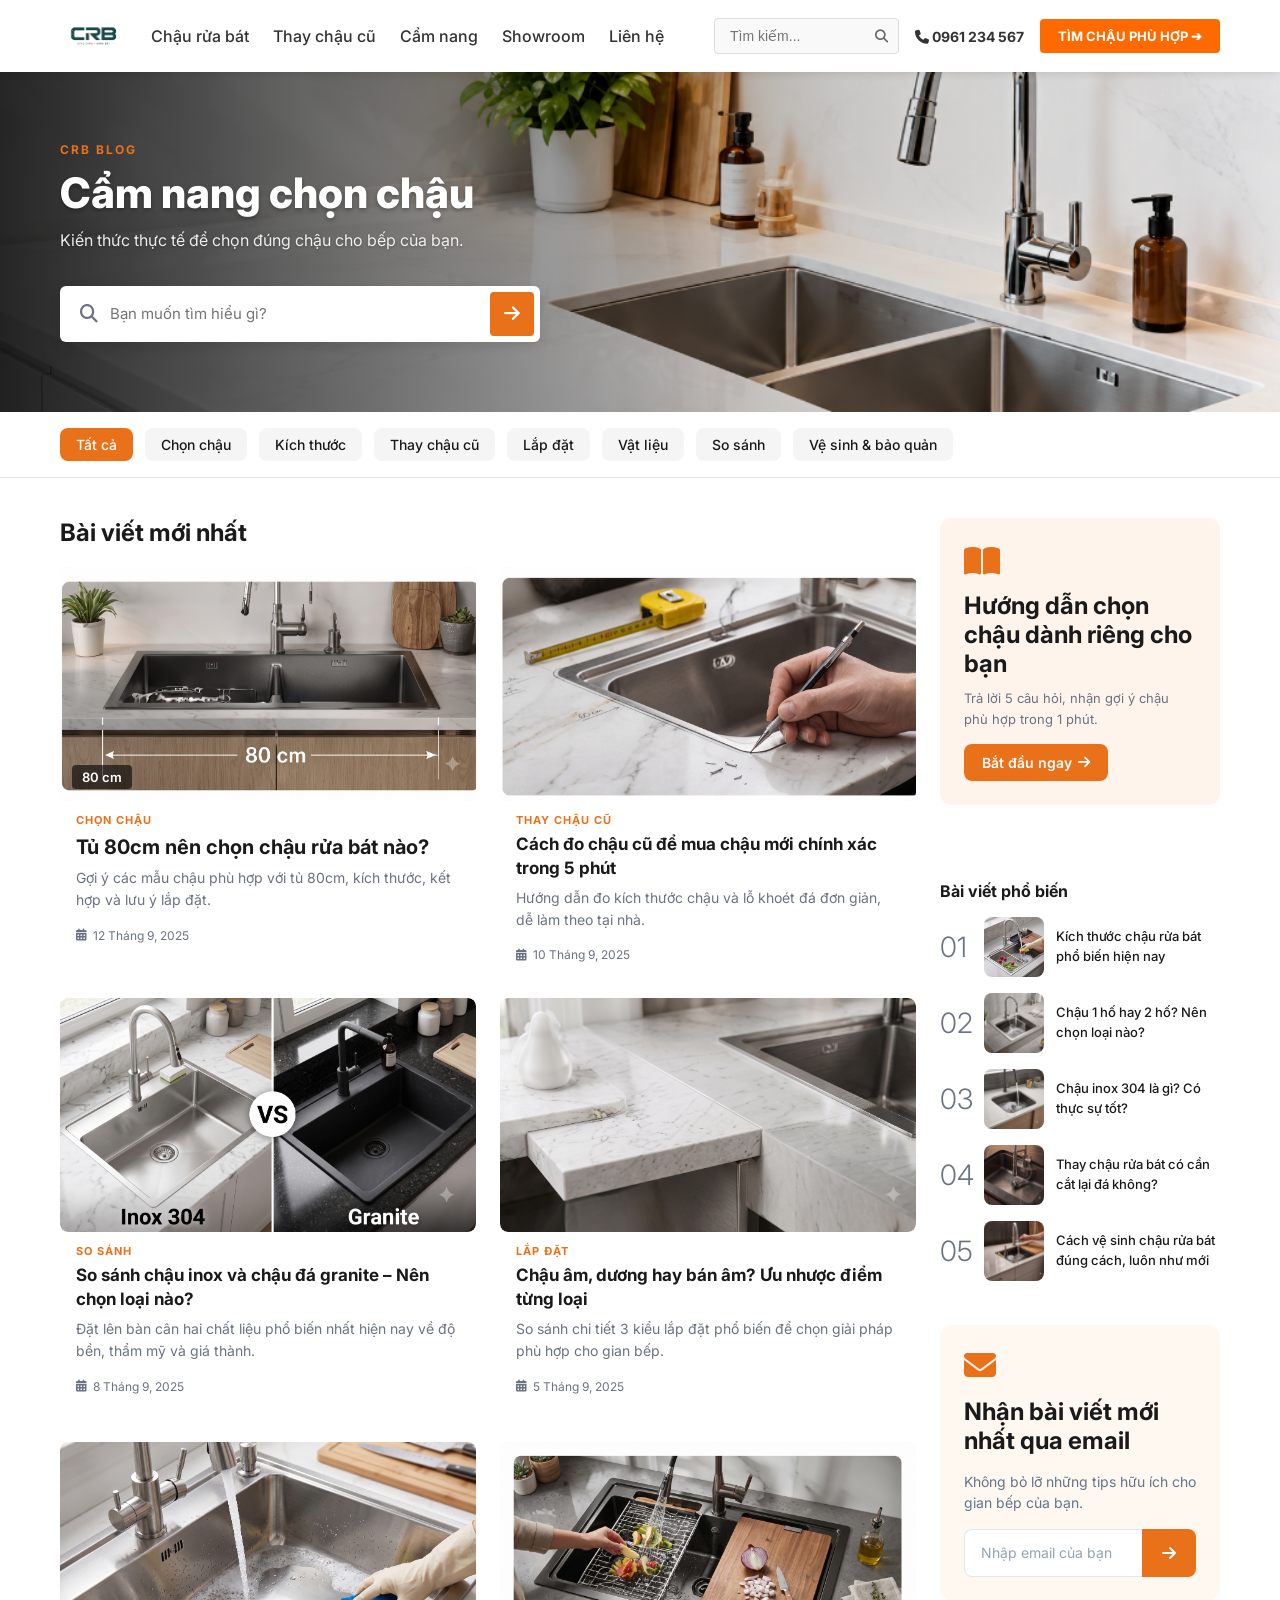
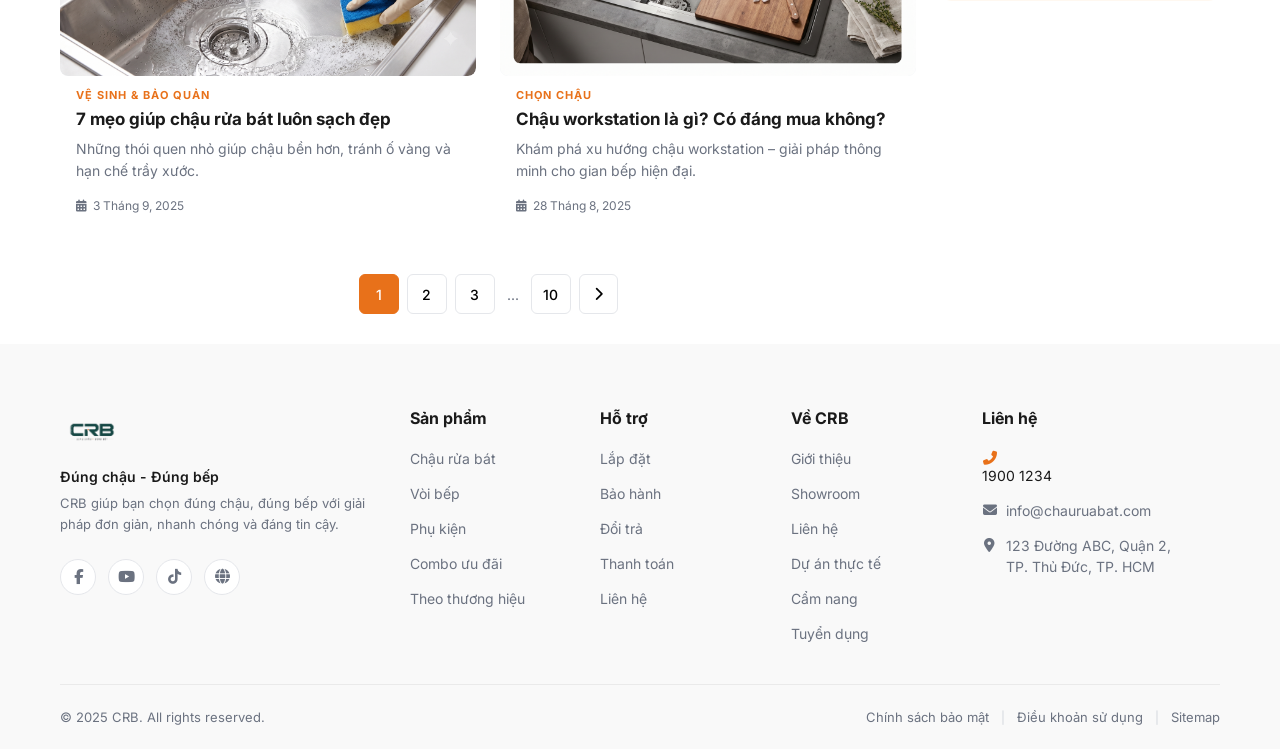
<file: html/CamNang.html>
<!DOCTYPE html>
<html lang="vi">

<head>
  <meta charset="UTF-8">
  <meta name="viewport" content="width=device-width, initial-scale=1.0">
  <title>Cẩm nang chọn chậu - CRB Blog</title>
  <link rel="preconnect" href="https://fonts.googleapis.com">
  <link rel="preconnect" href="https://fonts.gstatic.com" crossorigin>
  <link href="https://fonts.googleapis.com/css2?family=Inter:wght@400;500;600;700;800&display=swap" rel="stylesheet">
  <link rel="stylesheet" href="https://cdnjs.cloudflare.com/ajax/libs/font-awesome/6.4.0/css/all.min.css">
  <link rel="stylesheet" href="../css/CamNang.css">

  <meta name="description"
    content="Cẩm nang chọn chậu rửa bát chuẩn xác cho mọi gian bếp. Tổng hợp kiến thức thực tế về kích thước, vật liệu, so sánh và mẹo vệ sinh hữu ích. Đọc thử ngay!">
</head>

<body>

  <!-- HEADER (sticky) -->
  <header class="header" id="header">
    <div class="container header-inner">
      <div class="logo">
        <a href="../index.html">
          <img src="../images/logo.png" alt="CRB Logo" class="logo-img">
        </a>
      </div>

      <nav class="main-nav" id="main-nav">
        <div class="mobile-nav-header mobile-only">
          <img src="../images/logo.png" alt="CRB" class="mobile-nav-logo">
          <button class="mobile-nav-close" id="mobile-nav-close"><i class="fas fa-times"></i></button>
        </div>
        <ul class="nav-list">
          <li><a href="../html/ChauRuaBat.html" class="nav-item">Chậu rửa bát</a></li>
          <li><a href="../html/ChauRuaBat.html" class="nav-item">Thay chậu cũ</a></li>
          <li><a href="../html/CamNang.html" class="nav-item">Cẩm nang</a></li>
          <li><a href="../html/GioiThieu.html" class="nav-item">Showroom</a></li>
          <li><a href="../html/Lienhe.html" class="nav-item">Liên hệ</a></li>
        </ul>
        <div class="mobile-nav-footer mobile-only">
          <a href="tel:0961234567" class="mobile-hotline"><i class="fa-solid fa-phone"></i> 0961 234 567</a>
          <a href="../index.html" class="btn-mobile-consult">Thử chậu phù hợp</a>
        </div>
      </nav>

      <div class="header-actions">
        <div class="search-box">
          <input type="text" placeholder="Tìm kiếm...">
          <button><i class="fas fa-search"></i></button>
        </div>
        <div class="hotline">
          <i class="fa-solid fa-phone"></i>
          <span><a href="tel:0961234567" class="contact-link">0961 234 567</a></span>
        </div>
        <a href="../index.html" class="btn-try-fit">TÌM CHẬU PHÙ HỢP ➔</a>
      </div>

      <button class="mobile-menu-btn" id="mobile-menu-btn">
        <i class="fa-solid fa-bars"></i>
      </button>
    </div>
    <div class="menu-overlay" id="menu-overlay"></div>
  </header>


  <!-- HERO BANNER -->
  <section class="hero-banner">
    <div class="hero-overlay">
      <div class="container">
        <span class="hero-label">CRB BLOG</span>
        <h1 class="hero-title">Cẩm nang chọn chậu</h1>
        <p class="hero-sub">Kiến thức thực tế để chọn đúng chậu cho bếp của bạn.</p>
        <div class="hero-search">
          <i class="fas fa-search search-icon"></i>
          <input type="text" placeholder="Bạn muốn tìm hiểu gì?">
          <button type="button"><i class="fas fa-arrow-right"></i></button>
        </div>
      </div>
    </div>
  </section>

  <!-- CATEGORY TABS -->
  <section class="category-section">
    <div class="container">
      <div class="category-tabs" id="category-tabs">
        <button class="cat-tab active" data-cat="all">Tất cả</button>
        <button class="cat-tab" data-cat="chon-chau">Chọn chậu</button>
        <button class="cat-tab" data-cat="kich-thuoc">Kích thước</button>
        <button class="cat-tab" data-cat="thay-chau">Thay chậu cũ</button>
        <button class="cat-tab" data-cat="lap-dat">Lắp đặt</button>
        <button class="cat-tab" data-cat="vat-lieu">Vật liệu</button>
        <button class="cat-tab" data-cat="so-sanh">So sánh</button>
        <button class="cat-tab" data-cat="ve-sinh">Vệ sinh &amp; bảo quản</button>
      </div>
    </div>
  </section>

  <!-- MAIN CONTENT -->
  <main class="container main-content layout-grid">
    <div class="articles-column">
      <h2 class="section-title">Bài viết mới nhất</h2>

      <div class="featured-grid">

        <!-- Featured post 1 (lớn) -->
        <article class="featured-post featured-large">
          <div class="post-img-wrap">
            <img src="../images/80cm.png" alt="Tủ 80cm chọn chậu" style="object-fit: cover;">
            <span class="img-badge">80 cm</span>
          </div>
          <div class="post-info">
            <span class="post-cat">CHỌN CHẬU</span>
            <h3 class="post-title"><a href="BaiViet.html" class="stretched-link"
                style="color: inherit; text-decoration: none;">Tủ 80cm nên chọn chậu rửa bát nào?</a></h3>
            <p class="post-excerpt">Gợi ý các mẫu chậu phù hợp với tủ 80cm, kích thước, kết hợp và lưu ý lắp đặt.</p>
            <span class="post-date"><i class="fas fa-calendar-alt"></i> 12 Tháng 9, 2025</span>
          </div>
        </article>

        <!-- Featured post 2 (vừa) -->
        <article class="featured-post featured-medium">
          <div class="post-img-wrap">
            <img src="../images/chaucu.png" alt="Cách đo chậu cũ" style="object-fit: cover;">
          </div>
          <div class="post-info">
            <span class="post-cat">THAY CHẬU CŨ</span>
            <h3 class="post-title"><a href="BaiViet.html" class="stretched-link"
                style="color: inherit; text-decoration: none;">Cách đo chậu cũ để mua chậu mới chính xác trong 5
                phút</a></h3>
            <p class="post-excerpt">Hướng dẫn đo kích thước chậu và lỗ khoét đá đơn giản, dễ làm theo tại nhà.</p>
            <span class="post-date"><i class="fas fa-calendar-alt"></i> 10 Tháng 9, 2025</span>
          </div>
        </article>

      </div><!-- end featured-grid -->

      <!-- ARTICLE ROWS -->
      <div class="article-rows">

        <!-- Row 1: 2 bài -->
        <article class="article-card">
          <div class="post-img-wrap">
            <img src="../images/Inox+vs+Granite.png" alt="So sánh Inox vs Granite" style="object-fit: cover;">
          </div>
          <div class="post-info">
            <span class="post-cat">SO SÁNH</span>
            <h3 class="post-title"><a href="BaiViet.html" class="stretched-link"
                style="color: inherit; text-decoration: none;">So sánh chậu inox và chậu đá granite – Nên chọn loại
                nào?</a></h3>
            <p class="post-excerpt">Đặt lên bàn cân hai chất liệu phổ biến nhất hiện nay về độ bền, thẩm mỹ và giá
              thành.</p>
            <span class="post-date"><i class="fas fa-calendar-alt"></i> 8 Tháng 9, 2025</span>
          </div>
        </article>

        <article class="article-card">
          <div class="post-img-wrap">
            <img src="../images/lapdatchau.png" alt="Lắp đặt chậu" style="object-fit: cover;">
          </div>
          <div class="post-info">
            <span class="post-cat">LẮP ĐẶT</span>
            <h3 class="post-title"><a href="BaiViet.html" class="stretched-link"
                style="color: inherit; text-decoration: none;">Chậu âm, dương hay bán âm? Ưu nhược điểm từng loại</a>
            </h3>
            <p class="post-excerpt">So sánh chi tiết 3 kiểu lắp đặt phổ biến để chọn giải pháp phù hợp cho gian bếp.
            </p>
            <span class="post-date"><i class="fas fa-calendar-alt"></i> 5 Tháng 9, 2025</span>
          </div>
        </article>

        <!-- Row 2: 2 bài -->
        <article class="article-card">
          <div class="post-img-wrap">
            <img src="../images/ruachau.png" alt="Vệ sinh chậu" style="object-fit: cover;">
          </div>
          <div class="post-info">
            <span class="post-cat">VỆ SINH &amp; BẢO QUẢN</span>
            <h3 class="post-title"><a href="BaiViet.html" class="stretched-link"
                style="color: inherit; text-decoration: none;">7 mẹo giúp chậu rửa bát luôn sạch đẹp</a></h3>
            <p class="post-excerpt">Những thói quen nhỏ giúp chậu bền hơn, tránh ố vàng và hạn chế trầy xước.</p>
            <span class="post-date"><i class="fas fa-calendar-alt"></i> 3 Tháng 9, 2025</span>
          </div>
        </article>

        <article class="article-card">
          <div class="post-img-wrap">
            <img src="../images/dangmuachau.png" alt="Chậu workstation" style="object-fit: cover;">
          </div>
          <div class="post-info">
            <span class="post-cat">CHỌN CHẬU</span>
            <h3 class="post-title"><a href="BaiViet.html" class="stretched-link"
                style="color: inherit; text-decoration: none;">Chậu workstation là gì? Có đáng mua không?</a></h3>
            <p class="post-excerpt">Khám phá xu hướng chậu workstation – giải pháp thông minh cho gian bếp hiện đại.
            </p>
            <span class="post-date"><i class="fas fa-calendar-alt"></i> 28 Tháng 8, 2025</span>
          </div>
        </article>

      </div><!-- end article-rows -->

      <!-- PAGINATION -->
      <div class="pagination">
        <button class="page-btn active">1</button>
        <button class="page-btn">2</button>
        <button class="page-btn">3</button>
        <span class="page-dots">...</span>
        <button class="page-btn">10</button>
        <button class="page-btn page-next"><i class="fas fa-chevron-right"></i></button>
      </div>

    </div><!-- end articles-column -->

    <!-- SIDEBAR -->
    <aside class="sidebar-column">
      <!-- CTA Card -->
      <div class="sidebar-cta-card">
        <div class="cta-card-icon"><i class="fas fa-book-open"></i></div>
        <h2>Hướng dẫn chọn chậu dành riêng cho bạn</h2>
        <p>Trả lời 5 câu hỏi, nhận gợi ý chậu phù hợp trong 1 phút.</p>
        <a href="#" class="btn-accent-outline">Bắt đầu ngay <i class="fas fa-arrow-right"></i></a>
      </div>

      <!-- Popular Posts -->
      <div class="popular-posts">
        <h2 class="sidebar-heading">Bài viết phổ biến</h2>
        <ol class="popular-list">
          <li>
            <span class="pop-num">01</span>
            <img class="pop-thumb" src="../images/kichthuoc.png" alt="Thumbnail" style="object-fit: cover;">
            <a href="#">Kích thước chậu rửa bát phổ biến hiện nay</a>
          </li>
          <li>
            <span class="pop-num">02</span>
            <img class="pop-thumb" src="../images/1or2.png" alt="Thumbnail" style="object-fit: cover;">
            <a href="#">Chậu 1 hố hay 2 hố? Nên chọn loại nào?</a>
          </li>
          <li>
            <span class="pop-num">03</span>
            <img class="pop-thumb" src="../images/inox304.png" alt="Thumbnail" style="object-fit: cover;">
            <a href="#">Chậu inox 304 là gì? Có thực sự tốt?</a>
          </li>
          <li>
            <span class="pop-num">04</span>
            <img class="pop-thumb" src="../images/chauda.png" alt="Thumbnail" style="object-fit: cover;">
            <a href="#">Thay chậu rửa bát có cần cắt lại đá không?</a>
          </li>
          <li>
            <span class="pop-num">05</span>
            <img class="pop-thumb" src="../images/vesinhchau.png" alt="Thumbnail" style="object-fit: cover;">
            <a href="#">Cách vệ sinh chậu rửa bát đúng cách, luôn như mới</a>
          </li>
        </ol>
      </div>

      <!-- Email Subscribe -->
      <div class="email-subscribe-box">
        <div class="email-icon"><i class="fas fa-envelope"></i></div>
        <h2>Nhận bài viết mới nhất qua email</h2>
        <p>Không bỏ lỡ những tips hữu ích cho gian bếp của bạn.</p>
        <div class="email-form">
          <input type="email" placeholder="Nhập email của bạn" id="email-input">
          <button type="button" id="email-submit"><i class="fas fa-arrow-right"></i></button>
        </div>
      </div>
    </aside>

  </main><!-- end container -->

  <!-- FOOTER -->
  <footer class="footer">
    <div class="container">
      <div class="footer-inner">
        <div class="footer-col brand-col">
          <a href="#" class="footer-logo-link">
            <img src="../images/logo.png" alt="CRB" class="footer-logo-img">
          </a>
          <p class="brand-slogan">Đúng chậu - Đúng bếp</p>
          <p class="footer-desc">CRB giúp bạn chọn đúng chậu, đúng bếp với giải pháp đơn giản, nhanh chóng và đáng tin
            cậy.</p>
          <div class="social-icons">
            <a href="#"><i class="fab fa-facebook-f"></i></a>
            <a href="#"><i class="fab fa-youtube"></i></a>
            <a href="#"><i class="fab fa-tiktok"></i></a>
            <a href="#"><i class="fas fa-globe"></i></a>
          </div>
        </div>
        <div class="footer-col">
          <div class="footer-title">Sản phẩm</div>
          <ul>
            <li><a href="ChauRuaBat.html">Chậu rửa bát</a></li>
            <li><a href="#">Vòi bếp</a></li>
            <li><a href="#">Phụ kiện</a></li>
            <li><a href="#">Combo ưu đãi</a></li>
            <li><a href="#">Theo thương hiệu</a></li>
          </ul>
        </div>
        <div class="footer-col">
          <div class="footer-title">Hỗ trợ</div>
          <ul>
            <li><a href="#">Lắp đặt</a></li>
            <li><a href="#">Bảo hành</a></li>
            <li><a href="#">Đổi trả</a></li>
            <li><a href="#">Thanh toán</a></li>
            <li><a href="Lienhe.html">Liên hệ</a></li>
          </ul>
        </div>
        <div class="footer-col">
          <div class="footer-title">Về CRB</div>
          <ul>
            <li><a href="CRB.html">Giới thiệu</a></li>
            <li><a href="GioiThieu.html">Showroom</a></li>
            <li><a href="Lienhe.html">Liên hệ</a></li>
            <li><a href="#">Dự án thực tế</a></li>
            <li><a href="CamNang.html">Cẩm nang</a></li>
            <li><a href="#">Tuyển dụng</a></li>
          </ul>
        </div>
        <div class="footer-col contact-col">
          <div class="footer-title">Liên hệ</div>
          <ul>
            <li><a href="tel:19001234" class="hotline-link"><i class="fas fa-phone-alt"></i> <a href="tel:19001234"
                  class="contact-link" style="color: inherit; text-decoration: none; cursor: pointer;">1900 1234</a></a>
            </li>
            <li><a href="mailto:info@chauruabat.com"><i class="fas fa-envelope"></i> info@chauruabat.com</a></li>
            <li><span class="address-text"><i class="fas fa-map-marker-alt"></i> 123 Đường ABC, Quận 2,<br>TP. Thủ Đức,
                TP. HCM</span></li>
          </ul>
        </div>
      </div>

      <div class="footer-bottom">
        <p class="copyright">© 2025 CRB. All rights reserved.</p>
        <div class="footer-links">
          <a href="#">Chính sách bảo mật</a>
          <span class="separator">|</span>
          <a href="#">Điều khoản sử dụng</a>
          <span class="separator">|</span>
          <a href="#">Sitemap</a>
        </div>
      </div>
    </div>
  </footer>

  <button class="back-to-top" id="back-to-top"><i class="fas fa-arrow-up"></i></button>

  <script src="../js/CamNang.js"></script>
</body>

</html>
</file>
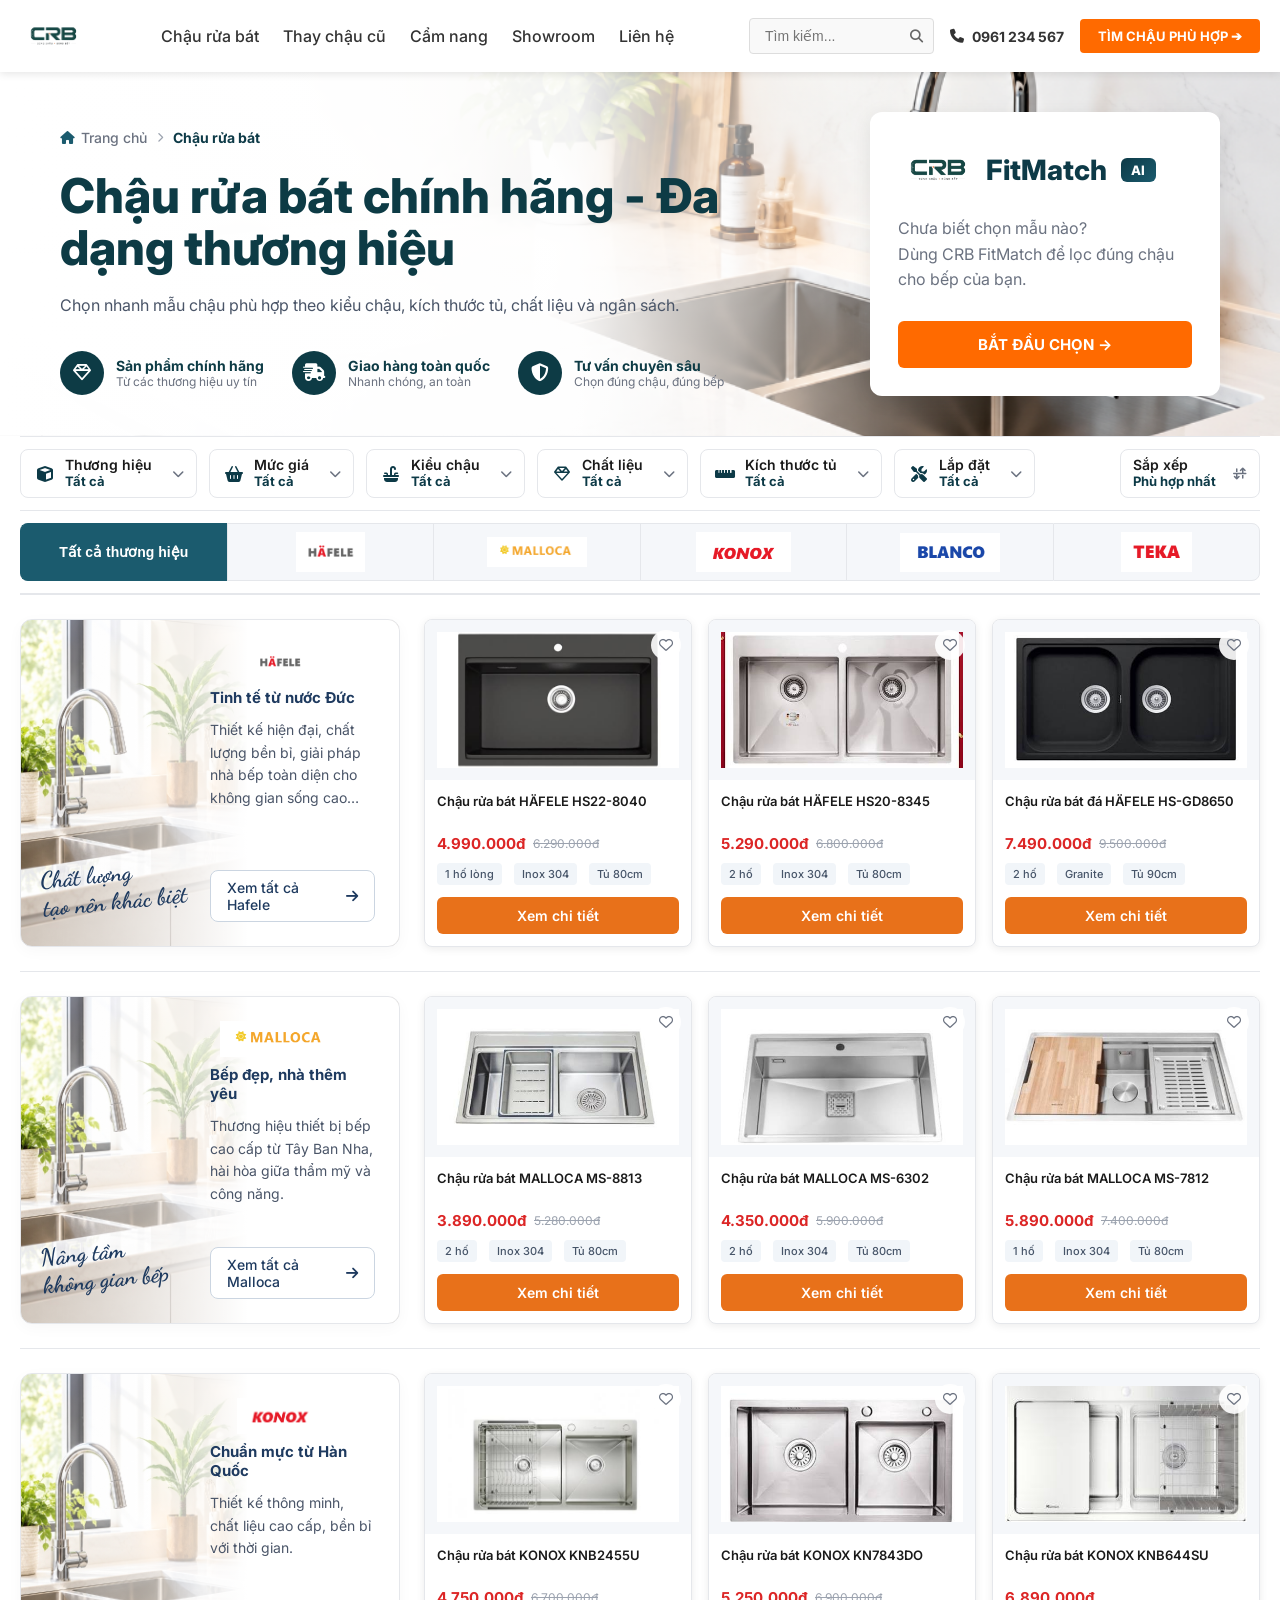
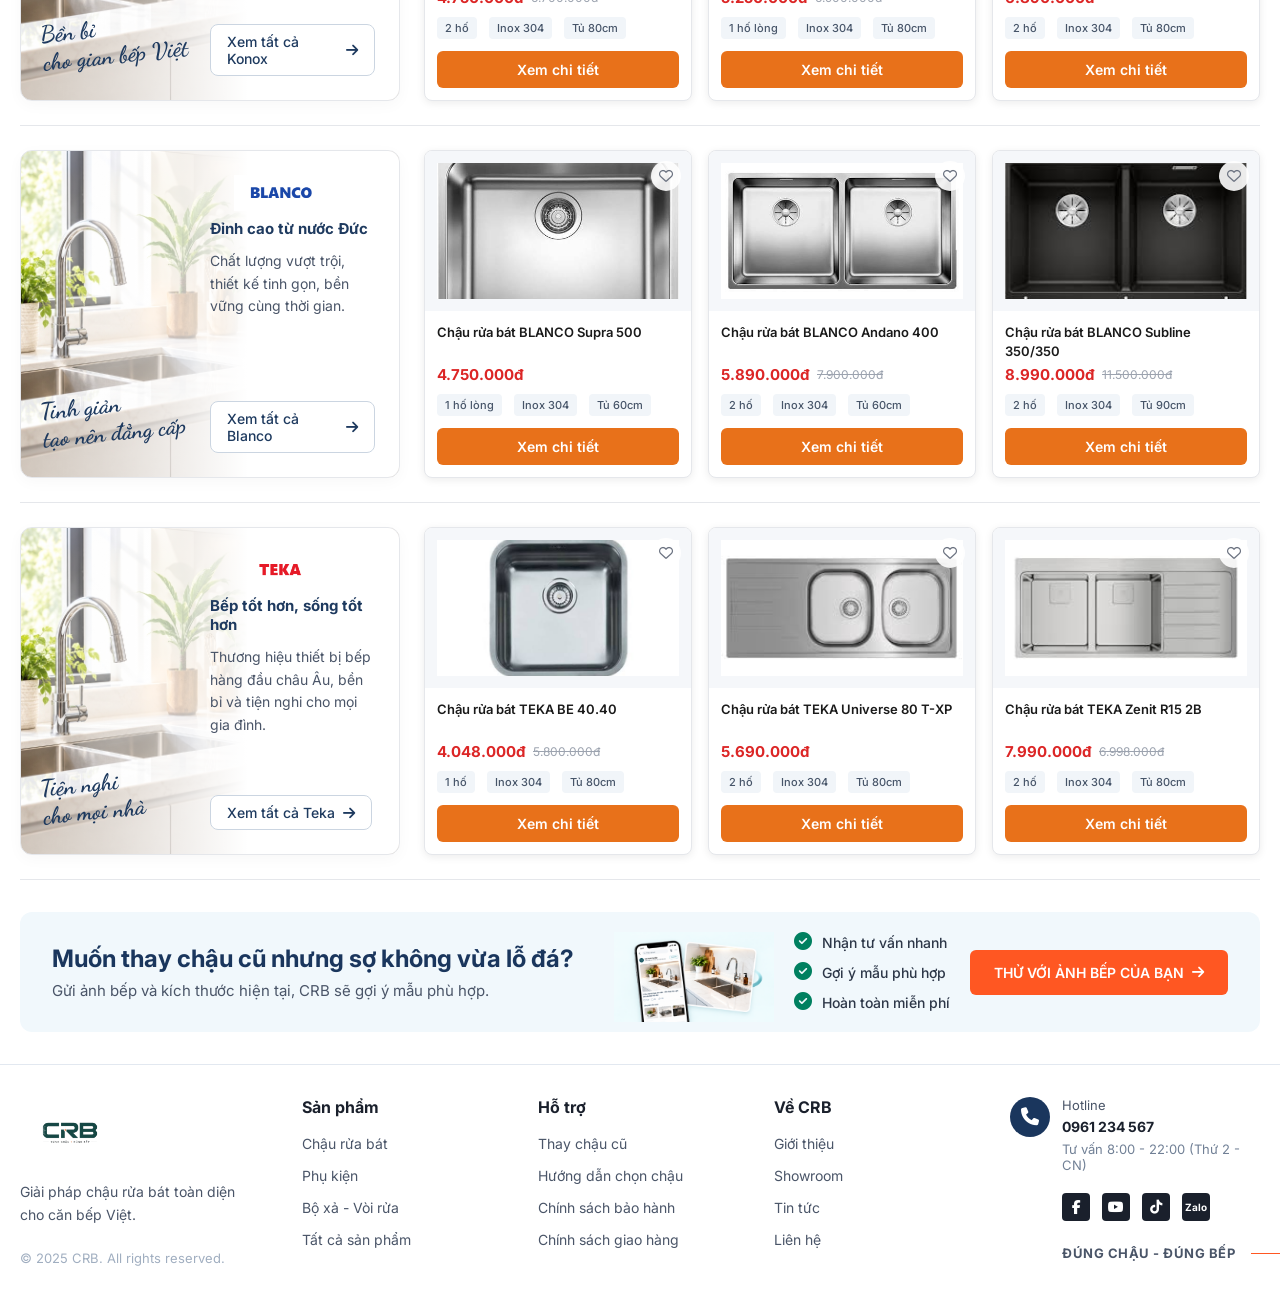
<file: html/ChauRuaBat.html>
<!DOCTYPE html>
<html lang="vi">

<head>
  <meta charset="UTF-8">
  <meta name="viewport" content="width=device-width, initial-scale=1.0">
  <title>CRB - Chậu Rửa Bát</title>
  <link rel="preconnect" href="https://fonts.googleapis.com">
  <link rel="preconnect" href="https://fonts.gstatic.com" crossorigin>
  <link
    href="https://fonts.googleapis.com/css2?family=Dancing+Script:wght@600;700&family=Inter:wght@400;500;600;700;900&display=swap"
    rel="stylesheet">
  <link rel="stylesheet" href="https://cdnjs.cloudflare.com/ajax/libs/font-awesome/6.4.0/css/all.min.css">
  <link rel="stylesheet" href="../css/ChauRuaBat.css">

  <meta name="description"
    content="Tổng hợp mẫu chậu rửa bát chính hãng, đa dạng kiểu dáng và chất liệu. Bộ lọc thông minh giúp bạn tìm chậu ưng ý với mức giá tốt nhất. Xem ngay hôm nay!">
</head>

<body>
  <!-- HEADER -->
  <header class="header" id="header">
    <div class="container header-inner">
      <div class="logo">
        <a href="../index.html">
          <img src="../images/logo.png" alt="CRB Logo" class="logo-img">
        </a>
      </div>

      <nav class="main-nav" id="main-nav">
        <div class="mobile-nav-header mobile-only">
          <img src="../images/logo.png" alt="CRB" class="mobile-nav-logo">
          <button class="mobile-nav-close" id="mobile-nav-close"><i class="fas fa-times"></i></button>
        </div>
        <ul class="nav-list">
          <li><a href="../html/ChauRuaBat.html" class="nav-item">Chậu rửa bát</a></li>
          <li><a href="../html/ChauRuaBat.html" class="nav-item">Thay chậu cũ</a></li>
          <li><a href="../html/CamNang.html" class="nav-item">Cẩm nang</a></li>
          <li><a href="../html/GioiThieu.html" class="nav-item">Showroom</a></li>
          <li><a href="../html/Lienhe.html" class="nav-item">Liên hệ</a></li>
        </ul>
        <div class="mobile-nav-footer mobile-only">
          <a href="tel:0961234567" class="mobile-hotline"><i class="fa-solid fa-phone"></i> 0961 234 567</a>
          <a href="../index.html" class="btn-mobile-consult">Thử chậu phù hợp</a>
        </div>
      </nav>

      <div class="header-actions">
        <div class="search-box">
          <input type="text" placeholder="Tìm kiếm...">
          <button><i class="fas fa-search"></i></button>
        </div>
        <div class="hotline">
          <i class="fa-solid fa-phone"></i>
          <span><a href="tel:0961234567" class="contact-link">0961 234 567</a></span>
        </div>
        <a href="../index.html" class="btn-try-fit">TÌM CHẬU PHÙ HỢP ➔</a>
      </div>

      <button class="mobile-menu-btn" id="mobile-menu-btn">
        <i class="fa-solid fa-bars"></i>
      </button>
    </div>
    <div class="menu-overlay" id="menu-overlay"></div>
  </header>

  <!-- HERO SECTION -->
  <section class="page-hero">
    <div class="page-hero-inner">
      <div class="hero-left">
        <!-- BREADCRUMB -->
        <div class="breadcrumb" style="padding: 16px 0 12px 0;">
          <a href="#" class="breadcrumb-link"><i class="fa-solid fa-house"></i> Trang chủ</a>
          <i class="fa-solid fa-chevron-right breadcrumb-separator"></i>
          <span class="breadcrumb-current">Chậu rửa bát</span>
        </div>
        <h1>Chậu rửa bát chính hãng - Đa dạng thương hiệu</h1>
        <p>Chọn nhanh mẫu chậu phù hợp theo kiểu chậu, kích thước tủ, chất liệu và ngân sách.</p>
        <div class="hero-badges">
          <div class="badge">
            <span class="icon-circle"><i class="fa-regular fa-gem"></i></span>
            <div class="badge-text">
              <strong>Sản phẩm chính hãng</strong>
              <span>Từ các thương hiệu uy tín</span>
            </div>
          </div>
          <div class="badge">
            <span class="icon-circle"><i class="fa-solid fa-truck-fast"></i></span>
            <div class="badge-text">
              <strong>Giao hàng toàn quốc</strong>
              <span>Nhanh chóng, an toàn</span>
            </div>
          </div>
          <div class="badge">
            <span class="icon-circle"><i class="fa-solid fa-shield-halved"></i></span>
            <div class="badge-text">
              <strong>Tư vấn chuyên sâu</strong>
              <span>Chọn đúng chậu, đúng bếp</span>
            </div>
          </div>
        </div>
      </div>
      <div class="hero-right">
        <div class="fitmatch-box">
          <h2 style="display: flex; align-items: center; gap: 8px;"><img src="../images/logo.png" alt="CRB"
              style="height: 60px; object-fit: contain;"> FitMatch <span class="ai-badge">AI</span></h2>
          <p>Chưa biết chọn mẫu nào?<br>Dùng CRB FitMatch để lọc đúng chậu cho bếp của bạn.</p>
          <a href="#" class="btn-fitmatch">BẮT ĐẦU CHỌN &rarr;</a>
        </div>
      </div>
    </div>
  </section>

  <main class="container">

    <!-- FILTER BAR -->
    <div class="filter-bar">
      <h2
        style="position: absolute; width: 1px; height: 1px; padding: 0; margin: -1px; overflow: hidden; clip: rect(0, 0, 0, 0); white-space: nowrap; border-width: 0;">
        Bộ lọc tìm kiếm sản phẩm</h2>
      <div class="filter-item">
        <div class="filter-icon"><i class="fa-solid fa-cube"></i></div>
        <div class="filter-text">
          <span class="filter-label">Thương hiệu</span>
          <span class="filter-value">Tất cả</span>
        </div>
        <i class="fa-solid fa-chevron-down filter-arrow"></i>
        <select>
          <option value="">Tất cả</option>
          <option>HÄFELE</option>
          <option>MALLOCA</option>
          <option>KONOX</option>
          <option>BLANCO</option>
          <option>TEKA</option>
        </select>
      </div>
      <div class="filter-item">
        <div class="filter-icon"><i class="fa-solid fa-basket-shopping"></i></div>
        <div class="filter-text">
          <span class="filter-label">Mức giá</span>
          <span class="filter-value">Tất cả</span>
        </div>
        <i class="fa-solid fa-chevron-down filter-arrow"></i>
        <select>
          <option value="">Tất cả</option>
          <option>Dưới 3 triệu</option>
          <option>3 - 5 triệu</option>
          <option>Trên 5 triệu</option>
        </select>
      </div>
      <div class="filter-item">
        <div class="filter-icon"><i class="fa-solid fa-sink"></i></div>
        <div class="filter-text">
          <span class="filter-label">Kiểu chậu</span>
          <span class="filter-value">Tất cả</span>
        </div>
        <i class="fa-solid fa-chevron-down filter-arrow"></i>
        <select>
          <option value="">Tất cả</option>
          <option>1 hố</option>
          <option>2 hố</option>
        </select>
      </div>
      <div class="filter-item">
        <div class="filter-icon"><i class="fa-regular fa-gem"></i></div>
        <div class="filter-text">
          <span class="filter-label">Chất liệu</span>
          <span class="filter-value">Tất cả</span>
        </div>
        <i class="fa-solid fa-chevron-down filter-arrow"></i>
        <select>
          <option value="">Tất cả</option>
          <option>Inox 304</option>
          <option>Granite</option>
        </select>
      </div>
      <div class="filter-item">
        <div class="filter-icon"><i class="fa-solid fa-ruler-horizontal"></i></div>
        <div class="filter-text">
          <span class="filter-label">Kích thước tủ</span>
          <span class="filter-value">Tất cả</span>
        </div>
        <i class="fa-solid fa-chevron-down filter-arrow"></i>
        <select>
          <option value="">Tất cả</option>
          <option>60cm</option>
          <option>80cm</option>
          <option>90cm</option>
        </select>
      </div>
      <div class="filter-item">
        <div class="filter-icon"><i class="fa-solid fa-screwdriver-wrench"></i></div>
        <div class="filter-text">
          <span class="filter-label">Lắp đặt</span>
          <span class="filter-value">Tất cả</span>
        </div>
        <i class="fa-solid fa-chevron-down filter-arrow"></i>
        <select>
          <option value="">Tất cả</option>
          <option>Lắp nổi</option>
          <option>Lắp âm</option>
        </select>
      </div>
      <div class="filter-item sort-item">
        <div class="filter-text">
          <span class="filter-label">Sắp xếp</span>
          <span class="filter-value">Phù hợp nhất</span>
        </div>
        <i class="fa-solid fa-arrow-down-up-across-line filter-arrow"></i>
        <select>
          <option>Phù hợp nhất</option>
          <option>Giá thấp đến cao</option>
          <option>Giá cao đến thấp</option>
        </select>
      </div>
    </div>

    <!-- ACTIVE FILTERS -->
    <div class="active-filters" id="active-filters">
      <span class="filter-label">Bộ lọc đang chọn:</span>
      <div class="filter-tag">
        <span>3 – 5 triệu</span>
        <button class="remove-tag"><i class="fa-solid fa-xmark"></i></button>
      </div>
      <div class="filter-tag">
        <span>Inox 304</span>
        <button class="remove-tag"><i class="fa-solid fa-xmark"></i></button>
      </div>
      <div class="filter-tag">
        <span>Tủ 80cm</span>
        <button class="remove-tag"><i class="fa-solid fa-xmark"></i></button>
      </div>
      <a href="#" class="clear-filters" id="clear-filters">Xóa tất cả</a>
    </div>

    <!-- BRAND TABS -->
    <div class="brand-tabs">
      <button class="brand-tab active" data-target="all">
        Tất cả thương hiệu
      </button>
      <button class="brand-tab" data-target="brand-hafele">
        <img src="../images/hafele-logo.png" alt="HÄFELE" class="brand-tab-img">
      </button>
      <button class="brand-tab" data-target="brand-malloca">
        <img src="../images/malloca-logo.png" alt="MALLOCA" class="brand-tab-img">
      </button>
      <button class="brand-tab" data-target="brand-konox">
        <img src="../images/konox-logo.png" alt="KONOX" class="brand-tab-img">
      </button>
      <button class="brand-tab" data-target="brand-blanco">
        <img src="../images/blanco-logo.png" alt="BLANCO" class="brand-tab-img">
      </button>
      <button class="brand-tab" data-target="brand-teka">
        <img src="../images/teka-logo.png" alt="TEKA" class="brand-tab-img">
      </button>
    </div>

    <!-- PRODUCTS SECTION -->
    <div class="products-container">

      <!-- HÄFELE -->
      <section class="brand-section" id="brand-hafele">
        <h2
          style="position: absolute; width: 1px; height: 1px; padding: 0; margin: -1px; overflow: hidden; clip: rect(0, 0, 0, 0); white-space: nowrap; border-width: 0;">
          Chậu rửa bát thương hiệu Hafele</h2>
        <div class="brand-left">
          <div class="brand-left-img" style="background-image: url('../images/kitchen-bg.jpg');">
            <span class="brand-img-text">Chất lượng<br>tạo nên khác biệt</span>
          </div>
          <div class="brand-left-content">
            <img src="../images/hafele-logo.png" alt="HÄFELE" class="brand-logo hafele">
            <p class="brand-slogan">Tinh tế từ nước Đức</p>
            <p class="brand-desc">Thiết kế hiện đại, chất lượng bền bỉ, giải pháp nhà bếp toàn diện cho không gian
              sống cao cấp.</p>
            <a href="#" class="btn-brand-outline">Xem tất cả Hafele <i class="fa-solid fa-arrow-right"></i></a>
          </div>
        </div>
        <div class="brand-right">
          <!-- Product 1 -->
          <div class="product-card">
            <div class="product-img-wrap">
              <img src="../images/product-1.jpg" alt="HÄFELE HS22-8040" style="object-fit: cover;">
              <button class="btn-wishlist"><i class="fa-regular fa-heart"></i></button>
            </div>
            <div class="product-info">
              <h3 class="product-name">Chậu rửa bát HÄFELE HS22-8040</h3>
              <div class="product-price">
                <span class="price-sale">4.990.000đ</span>
                <span class="price-old">6.290.000đ</span>
              </div>
              <div class="product-specs">
                <span>1 hố lòng</span> • <span>Inox 304</span> • <span>Tủ 80cm</span>
              </div>
            </div>
            <a href="ChiTietSanPham.html" class="btn-detail">Xem chi tiết</a>
          </div>
          <!-- Product 2 -->
          <div class="product-card">
            <div class="product-img-wrap">
              <img src="../images/product-2.jpg" alt="HÄFELE HS20-8345" style="object-fit: cover;">
              <button class="btn-wishlist"><i class="fa-regular fa-heart"></i></button>
            </div>
            <div class="product-info">
              <h3 class="product-name">Chậu rửa bát HÄFELE HS20-8345</h3>
              <div class="product-price">
                <span class="price-sale">5.290.000đ</span>
                <span class="price-old">6.800.000đ</span>
              </div>
              <div class="product-specs">
                <span>2 hố</span> • <span>Inox 304</span> • <span>Tủ 80cm</span>
              </div>
            </div>
            <a href="ChiTietSanPham.html" class="btn-detail">Xem chi tiết</a>
          </div>
          <!-- Product 3 -->
          <div class="product-card">
            <div class="product-img-wrap">
              <img src="../images/product-3.jpg" alt="HÄFELE HS-GD8650" style="object-fit: cover;">
              <button class="btn-wishlist"><i class="fa-regular fa-heart"></i></button>
            </div>
            <div class="product-info">
              <h3 class="product-name">Chậu rửa bát đá HÄFELE HS-GD8650</h3>
              <div class="product-price">
                <span class="price-sale">7.490.000đ</span>
                <span class="price-old">9.500.000đ</span>
              </div>
              <div class="product-specs">
                <span>2 hố</span> • <span>Granite</span> • <span>Tủ 90cm</span>
              </div>
            </div>
            <a href="ChiTietSanPham.html" class="btn-detail">Xem chi tiết</a>
          </div>
        </div>
      </section>

      <!-- MALLOCA -->
      <section class="brand-section" id="brand-malloca">
        <h2
          style="position: absolute; width: 1px; height: 1px; padding: 0; margin: -1px; overflow: hidden; clip: rect(0, 0, 0, 0); white-space: nowrap; border-width: 0;">
          Chậu rửa bát thương hiệu Malloca</h2>
        <div class="brand-left">
          <div class="brand-left-img" style="background-image: url('../images/kitchen-bg.jpg');">
            <span class="brand-img-text">Nâng tầm<br>không gian bếp</span>
          </div>
          <div class="brand-left-content">
            <img src="../images/malloca-logo.png" alt="MALLOCA" class="brand-logo malloca">
            <p class="brand-slogan">Bếp đẹp, nhà thêm yêu</p>
            <p class="brand-desc">Thương hiệu thiết bị bếp cao cấp từ Tây Ban Nha, hài hòa giữa thẩm mỹ và công năng.
            </p>
            <a href="#" class="btn-brand-outline">Xem tất cả Malloca <i class="fa-solid fa-arrow-right"></i></a>
          </div>
        </div>
        <div class="brand-right">
          <!-- Product 1 -->
          <div class="product-card">
            <div class="product-img-wrap">
              <img src="../images/product-4.jpg" alt="MALLOCA MS-8813" style="object-fit: cover;">
              <button class="btn-wishlist"><i class="fa-regular fa-heart"></i></button>
            </div>
            <div class="product-info">
              <h3 class="product-name">Chậu rửa bát MALLOCA MS-8813</h3>
              <div class="product-price">
                <span class="price-sale">3.890.000đ</span>
                <span class="price-old">5.280.000đ</span>
              </div>
              <div class="product-specs">
                <span>2 hố</span> • <span>Inox 304</span> • <span>Tủ 80cm</span>
              </div>
            </div>
            <a href="ChiTietSanPham.html" class="btn-detail">Xem chi tiết</a>
          </div>
          <!-- Product 2 -->
          <div class="product-card">
            <div class="product-img-wrap">
              <img src="../images/product-5.jpg" alt="MALLOCA MS-6302" style="object-fit: cover;">
              <button class="btn-wishlist"><i class="fa-regular fa-heart"></i></button>
            </div>
            <div class="product-info">
              <h3 class="product-name">Chậu rửa bát MALLOCA MS-6302</h3>
              <div class="product-price">
                <span class="price-sale">4.350.000đ</span>
                <span class="price-old">5.900.000đ</span>
              </div>
              <div class="product-specs">
                <span>2 hố</span> • <span>Inox 304</span> • <span>Tủ 80cm</span>
              </div>
            </div>
            <a href="ChiTietSanPham.html" class="btn-detail">Xem chi tiết</a>
          </div>
          <!-- Product 3 -->
          <div class="product-card">
            <div class="product-img-wrap">
              <img src="../images/product-6.jpg" alt="MALLOCA MS-7812" style="object-fit: cover;">
              <button class="btn-wishlist"><i class="fa-regular fa-heart"></i></button>
            </div>
            <div class="product-info">
              <h3 class="product-name">Chậu rửa bát MALLOCA MS-7812</h3>
              <div class="product-price">
                <span class="price-sale">5.890.000đ</span>
                <span class="price-old">7.400.000đ</span>
              </div>
              <div class="product-specs">
                <span>1 hố</span> • <span>Inox 304</span> • <span>Tủ 80cm</span>
              </div>
            </div>
            <a href="ChiTietSanPham.html" class="btn-detail">Xem chi tiết</a>
          </div>
        </div>
      </section>

      <!-- KONOX -->
      <section class="brand-section" id="brand-konox">
        <h2
          style="position: absolute; width: 1px; height: 1px; padding: 0; margin: -1px; overflow: hidden; clip: rect(0, 0, 0, 0); white-space: nowrap; border-width: 0;">
          Chậu rửa bát thương hiệu Konox</h2>
        <div class="brand-left">
          <div class="brand-left-img" style="background-image: url('../images/kitchen-bg.jpg');">
            <span class="brand-img-text">Bền bỉ<br>cho gian bếp Việt</span>
          </div>
          <div class="brand-left-content">
            <img src="../images/konox-logo.png" alt="KONOX" class="brand-logo konox">
            <p class="brand-slogan">Chuẩn mực từ Hàn Quốc</p>
            <p class="brand-desc">Thiết kế thông minh, chất liệu cao cấp, bền bỉ với thời gian.</p>
            <a href="#" class="btn-brand-outline">Xem tất cả Konox <i class="fa-solid fa-arrow-right"></i></a>
          </div>
        </div>
        <div class="brand-right">
          <!-- Product 1 -->
          <div class="product-card">
            <div class="product-img-wrap">
              <img src="../images/product-7.jpg" alt="KONOX KNB2455U" style="object-fit: cover;">
              <button class="btn-wishlist"><i class="fa-regular fa-heart"></i></button>
            </div>
            <div class="product-info">
              <h3 class="product-name">Chậu rửa bát KONOX KNB2455U</h3>
              <div class="product-price">
                <span class="price-sale">4.750.000đ</span>
                <span class="price-old">6.700.000đ</span>
              </div>
              <div class="product-specs">
                <span>2 hố</span> • <span>Inox 304</span> • <span>Tủ 80cm</span>
              </div>
            </div>
            <a href="ChiTietSanPham.html" class="btn-detail">Xem chi tiết</a>
          </div>
          <!-- Product 2 -->
          <div class="product-card">
            <div class="product-img-wrap">
              <img src="../images/product-8.jpg" alt="KONOX KN7843DO" style="object-fit: cover;">
              <button class="btn-wishlist"><i class="fa-regular fa-heart"></i></button>
            </div>
            <div class="product-info">
              <h3 class="product-name">Chậu rửa bát KONOX KN7843DO</h3>
              <div class="product-price">
                <span class="price-sale">5.250.000đ</span>
                <span class="price-old">6.900.000đ</span>
              </div>
              <div class="product-specs">
                <span>1 hố lòng</span> • <span>Inox 304</span> • <span>Tủ 80cm</span>
              </div>
            </div>
            <a href="ChiTietSanPham.html" class="btn-detail">Xem chi tiết</a>
          </div>
          <!-- Product 3 -->
          <div class="product-card">
            <div class="product-img-wrap">
              <img src="../images/product-9.jpg" alt="KONOX KNB644SU" style="object-fit: cover;">
              <button class="btn-wishlist"><i class="fa-regular fa-heart"></i></button>
            </div>
            <div class="product-info">
              <h3 class="product-name">Chậu rửa bát KONOX KNB644SU</h3>
              <div class="product-price">
                <span class="price-sale">6.890.000đ</span>
              </div>
              <div class="product-specs">
                <span>2 hố</span> • <span>Inox 304</span> • <span>Tủ 80cm</span>
              </div>
            </div>
            <a href="ChiTietSanPham.html" class="btn-detail">Xem chi tiết</a>
          </div>
        </div>
      </section>

      <!-- BLANCO -->
      <section class="brand-section" id="brand-blanco">
        <h2
          style="position: absolute; width: 1px; height: 1px; padding: 0; margin: -1px; overflow: hidden; clip: rect(0, 0, 0, 0); white-space: nowrap; border-width: 0;">
          Chậu rửa bát thương hiệu Blanco</h2>
        <div class="brand-left">
          <div class="brand-left-img" style="background-image: url('../images/kitchen-bg.jpg');">
            <span class="brand-img-text">Tinh giản<br>tạo nên đẳng cấp</span>
          </div>
          <div class="brand-left-content">
            <img src="../images/blanco-logo.png" alt="BLANCO" class="brand-logo blanco">
            <p class="brand-slogan">Đỉnh cao từ nước Đức</p>
            <p class="brand-desc">Chất lượng vượt trội, thiết kế tinh gọn, bền vững cùng thời gian.</p>
            <a href="#" class="btn-brand-outline">Xem tất cả Blanco <i class="fa-solid fa-arrow-right"></i></a>
          </div>
        </div>
        <div class="brand-right">
          <!-- Product 1 -->
          <div class="product-card">
            <div class="product-img-wrap">
              <img src="../images/product-10.jpg" alt="BLANCO Supra 500" style="object-fit: cover;">
              <button class="btn-wishlist"><i class="fa-regular fa-heart"></i></button>
            </div>
            <div class="product-info">
              <h3 class="product-name">Chậu rửa bát BLANCO Supra 500</h3>
              <div class="product-price">
                <span class="price-sale">4.750.000đ</span>
              </div>
              <div class="product-specs">
                <span>1 hố lòng</span> • <span>Inox 304</span> • <span>Tủ 60cm</span>
              </div>
            </div>
            <a href="ChiTietSanPham.html" class="btn-detail">Xem chi tiết</a>
          </div>
          <!-- Product 2 -->
          <div class="product-card">
            <div class="product-img-wrap">
              <img src="../images/product-11.jpg" alt="BLANCO Andano 400" style="object-fit: cover;">
              <button class="btn-wishlist"><i class="fa-regular fa-heart"></i></button>
            </div>
            <div class="product-info">
              <h3 class="product-name">Chậu rửa bát BLANCO Andano 400</h3>
              <div class="product-price">
                <span class="price-sale">5.890.000đ</span>
                <span class="price-old">7.900.000đ</span>
              </div>
              <div class="product-specs">
                <span>2 hố</span> • <span>Inox 304</span> • <span>Tủ 60cm</span>
              </div>
            </div>
            <a href="ChiTietSanPham.html" class="btn-detail">Xem chi tiết</a>
          </div>
          <!-- Product 3 -->
          <div class="product-card">
            <div class="product-img-wrap">
              <img src="../images/product-12.jpg" alt="BLANCO Subline 350/350" style="object-fit: cover;">
              <button class="btn-wishlist"><i class="fa-regular fa-heart"></i></button>
            </div>
            <div class="product-info">
              <h3 class="product-name">Chậu rửa bát BLANCO Subline 350/350</h3>
              <div class="product-price">
                <span class="price-sale">8.990.000đ</span>
                <span class="price-old">11.500.000đ</span>
              </div>
              <div class="product-specs">
                <span>2 hố</span> • <span>Inox 304</span> • <span>Tủ 90cm</span>
              </div>
            </div>
            <a href="ChiTietSanPham.html" class="btn-detail">Xem chi tiết</a>
          </div>
        </div>
      </section>

      <!-- TEKA -->
      <section class="brand-section" id="brand-teka">
        <h2
          style="position: absolute; width: 1px; height: 1px; padding: 0; margin: -1px; overflow: hidden; clip: rect(0, 0, 0, 0); white-space: nowrap; border-width: 0;">
          Chậu rửa bát thương hiệu Teka</h2>
        <div class="brand-left">
          <div class="brand-left-img" style="background-image: url('../images/kitchen-bg.jpg');">
            <span class="brand-img-text">Tiện nghi<br>cho mọi nhà</span>
          </div>
          <div class="brand-left-content">
            <img src="../images/teka-logo.png" alt="TEKA" class="brand-logo teka">
            <p class="brand-slogan">Bếp tốt hơn, sống tốt hơn</p>
            <p class="brand-desc">Thương hiệu thiết bị bếp hàng đầu châu Âu, bền bỉ và tiện nghi cho mọi gia đình.</p>
            <a href="#" class="btn-brand-outline">Xem tất cả Teka <i class="fa-solid fa-arrow-right"></i></a>
          </div>
        </div>
        <div class="brand-right">
          <!-- Product 1 -->
          <div class="product-card">
            <div class="product-img-wrap">
              <img src="../images/product-13.jpg" alt="TEKA BE 40.40" style="object-fit: cover;">
              <button class="btn-wishlist"><i class="fa-regular fa-heart"></i></button>
            </div>
            <div class="product-info">
              <h3 class="product-name">Chậu rửa bát TEKA BE 40.40</h3>
              <div class="product-price">
                <span class="price-sale">4.048.000đ</span>
                <span class="price-old">5.800.000đ</span>
              </div>
              <div class="product-specs">
                <span>1 hố</span> • <span>Inox 304</span> • <span>Tủ 80cm</span>
              </div>
            </div>
            <a href="ChiTietSanPham.html" class="btn-detail">Xem chi tiết</a>
          </div>
          <!-- Product 2 -->
          <div class="product-card">
            <div class="product-img-wrap">
              <img src="../images/product-14.jpg" alt="TEKA Universe 80 T-XP" style="object-fit: cover;">
              <button class="btn-wishlist"><i class="fa-regular fa-heart"></i></button>
            </div>
            <div class="product-info">
              <h3 class="product-name">Chậu rửa bát TEKA Universe 80 T-XP</h3>
              <div class="product-price">
                <span class="price-sale">5.690.000đ</span>
              </div>
              <div class="product-specs">
                <span>2 hố</span> • <span>Inox 304</span> • <span>Tủ 80cm</span>
              </div>
            </div>
            <a href="ChiTietSanPham.html" class="btn-detail">Xem chi tiết</a>
          </div>
          <!-- Product 3 -->
          <div class="product-card">
            <div class="product-img-wrap">
              <img src="../images/product-15.jpg" alt="TEKA Zenit R15 2B" style="object-fit: cover;">
              <button class="btn-wishlist"><i class="fa-regular fa-heart"></i></button>
            </div>
            <div class="product-info">
              <h3 class="product-name">Chậu rửa bát TEKA Zenit R15 2B</h3>
              <div class="product-price">
                <span class="price-sale">7.990.000đ</span>
                <span class="price-old">6.998.000đ</span>
              </div>
              <div class="product-specs">
                <span>2 hố</span> • <span>Inox 304</span> • <span>Tủ 80cm</span>
              </div>
            </div>
            <a href="ChiTietSanPham.html" class="btn-detail">Xem chi tiết</a>
          </div>
        </div>
      </section>

    </div>

    <!-- CTA BANNER -->
    <div class="cta-banner">
      <div class="cta-banner-inner">
        <div class="cta-left">
          <h2>Muốn thay chậu cũ nhưng sợ không vừa lỗ đá?</h2>
          <p>Gửi ảnh bếp và kích thước hiện tại, CRB sẽ gợi ý mẫu phù hợp.</p>
        </div>
        <div class="cta-center">
          <img src="../images/phone-mockup.png" alt="CRB App"
            onerror="this.src='https://placehold.co/200x150?text=Phone';" style="object-fit: cover;">
        </div>
        <div class="cta-features">
          <ul>
            <li><i class="fa-solid fa-circle-check"></i> Nhận tư vấn nhanh</li>
            <li><i class="fa-solid fa-circle-check"></i> Gợi ý mẫu phù hợp</li>
            <li><i class="fa-solid fa-circle-check"></i> Hoàn toàn miễn phí</li>
          </ul>
        </div>
        <div class="cta-right">
          <a href="#" class="btn-cta-orange">THỬ VỚI ẢNH BẾP CỦA BẠN <i class="fa-solid fa-arrow-right"></i></a>
        </div>
      </div>
    </div>
  </main>

  <!-- FOOTER -->
  <footer class="footer">
    <div class="container">
      <div class="footer-inner">
        <div class="footer-col brand-col">
          <a href="index.html" class="footer-logo-link">
            <img src="../images/logo.png" alt="CRB - Đúng Chậu Đúng Bếp" class="footer-logo-img">
          </a>
          <p class="brand-desc">Giải pháp chậu rửa bát toàn diện<br>cho căn bếp Việt.</p>
          <p class="copyright">© 2025 CRB. All rights reserved.</p>
        </div>
        <div class="footer-col">
          <div class="footer-title">Sản phẩm</div>
          <ul>
            <li><a href="#">Chậu rửa bát</a></li>
            <li><a href="#">Phụ kiện</a></li>
            <li><a href="#">Bộ xả - Vòi rửa</a></li>
            <li><a href="#">Tất cả sản phẩm</a></li>
          </ul>
        </div>
        <div class="footer-col">
          <div class="footer-title">Hỗ trợ</div>
          <ul>
            <li><a href="#">Thay chậu cũ</a></li>
            <li><a href="#">Hướng dẫn chọn chậu</a></li>
            <li><a href="#">Chính sách bảo hành</a></li>
            <li><a href="#">Chính sách giao hàng</a></li>
          </ul>
        </div>
        <div class="footer-col">
          <div class="footer-title">Về CRB</div>
          <ul>
            <li><a href="#">Giới thiệu</a></li>
            <li><a href="#">Showroom</a></li>
            <li><a href="CamNang.html">Tin tức</a></li>
            <li><a href="#">Liên hệ</a></li>
          </ul>
        </div>
        <div class="footer-col contact-col">
          <div class="hotline-box">
            <div class="hotline-icon">
              <i class="fa-solid fa-phone"></i>
            </div>
            <div class="hotline-info">
              <span class="hotline-label">Hotline</span>
              <span class="hotline-number"><a href="tel:0961234567" class="contact-link"
                  style="color: inherit; text-decoration: none; cursor: pointer;">0961 234 567</a></span>
            </div>
          </div>
          <p class="contact-time">Tư vấn 8:00 - 22:00 (Thứ 2 - CN)</p>
          <div class="social-icons">
            <a href="#"><i class="fa-brands fa-facebook-f"></i></a>
            <a href="#"><i class="fa-brands fa-youtube"></i></a>
            <a href="#"><i class="fa-brands fa-tiktok"></i></a>
            <a href="#" class="zalo-icon">Zalo</a>
          </div>
          <div class="footer-slogan-wrap">
            <span class="footer-slogan">ĐÚNG CHẬU - ĐÚNG BẾP</span>
            <span class="slogan-line"></span>
          </div>
        </div>
      </div>
    </div>
  </footer>

  <button id="back-to-top" class="back-to-top">
    <i class="fa-solid fa-arrow-up"></i>
  </button>

  <script src="../js/ChauRuaBat.js"></script>
  <script src="../js/Giao-Dien.js" defer></script>
</body>

</html>
</file>
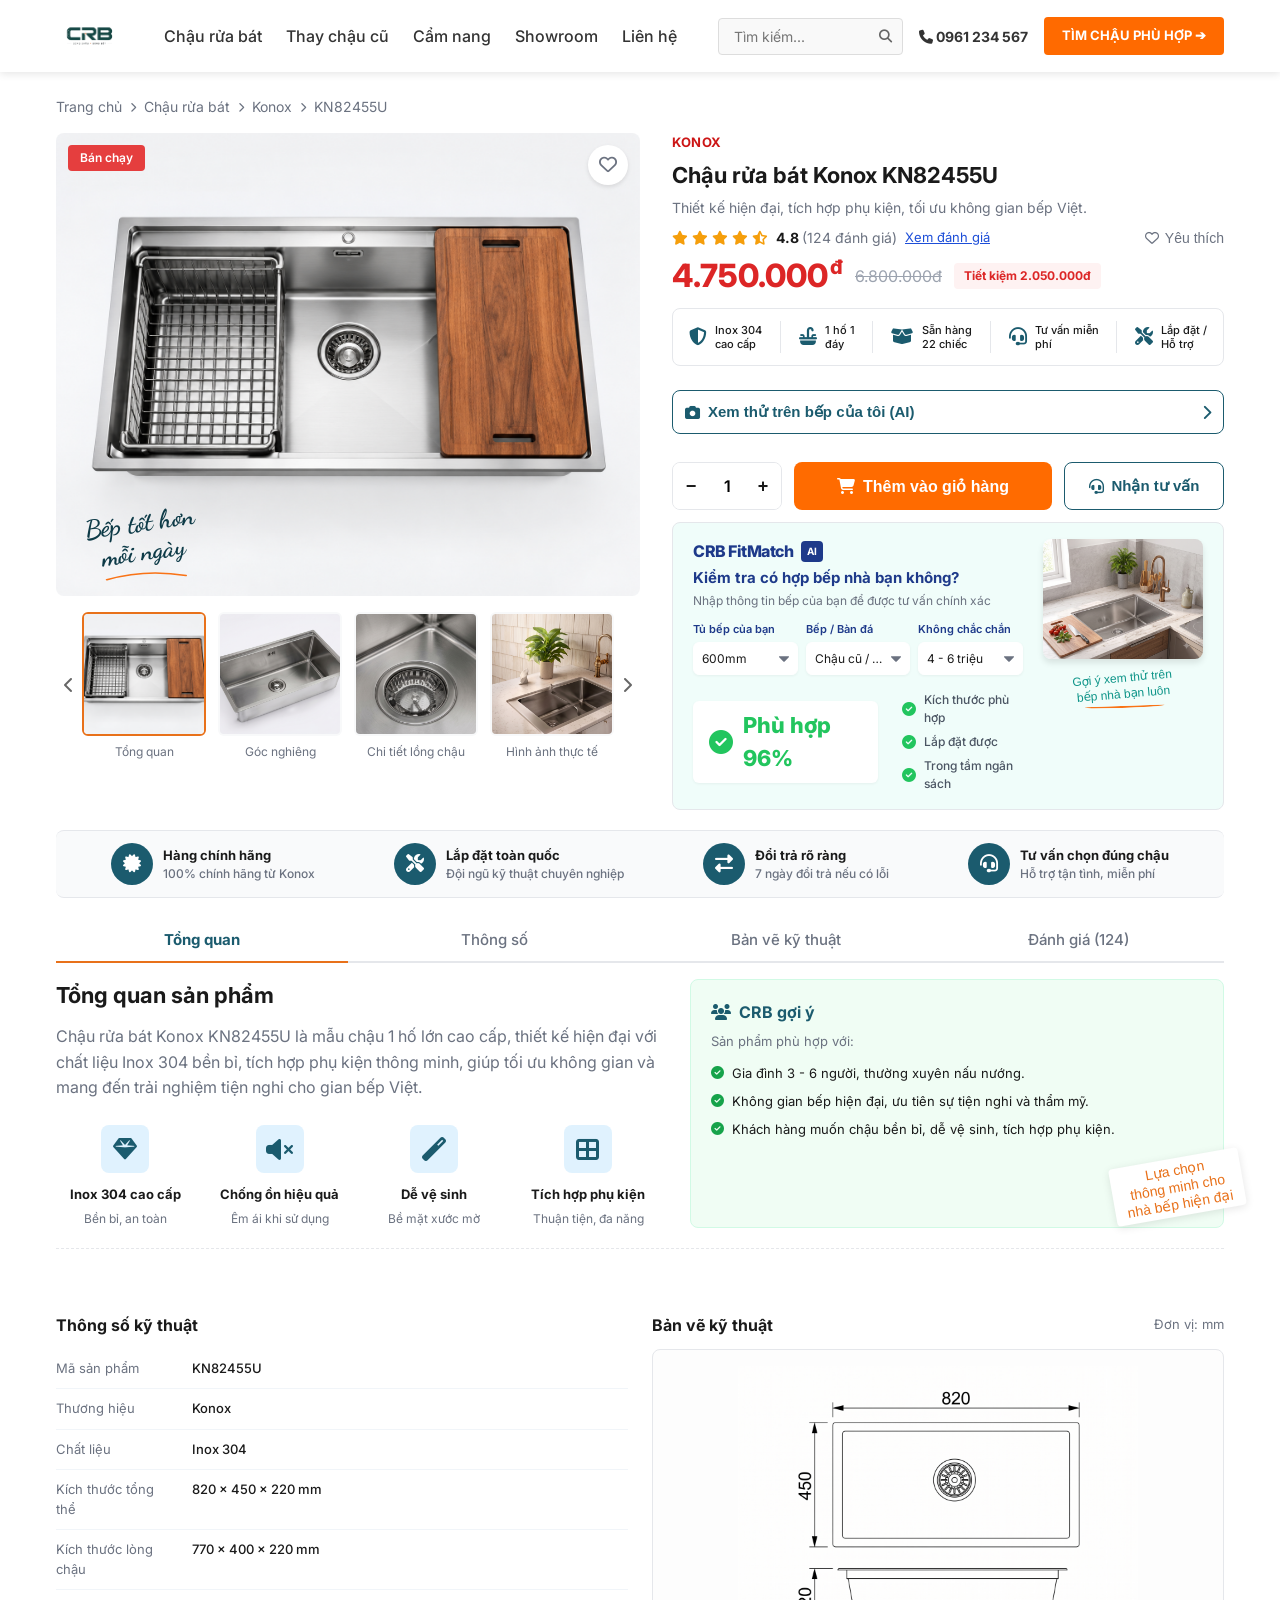
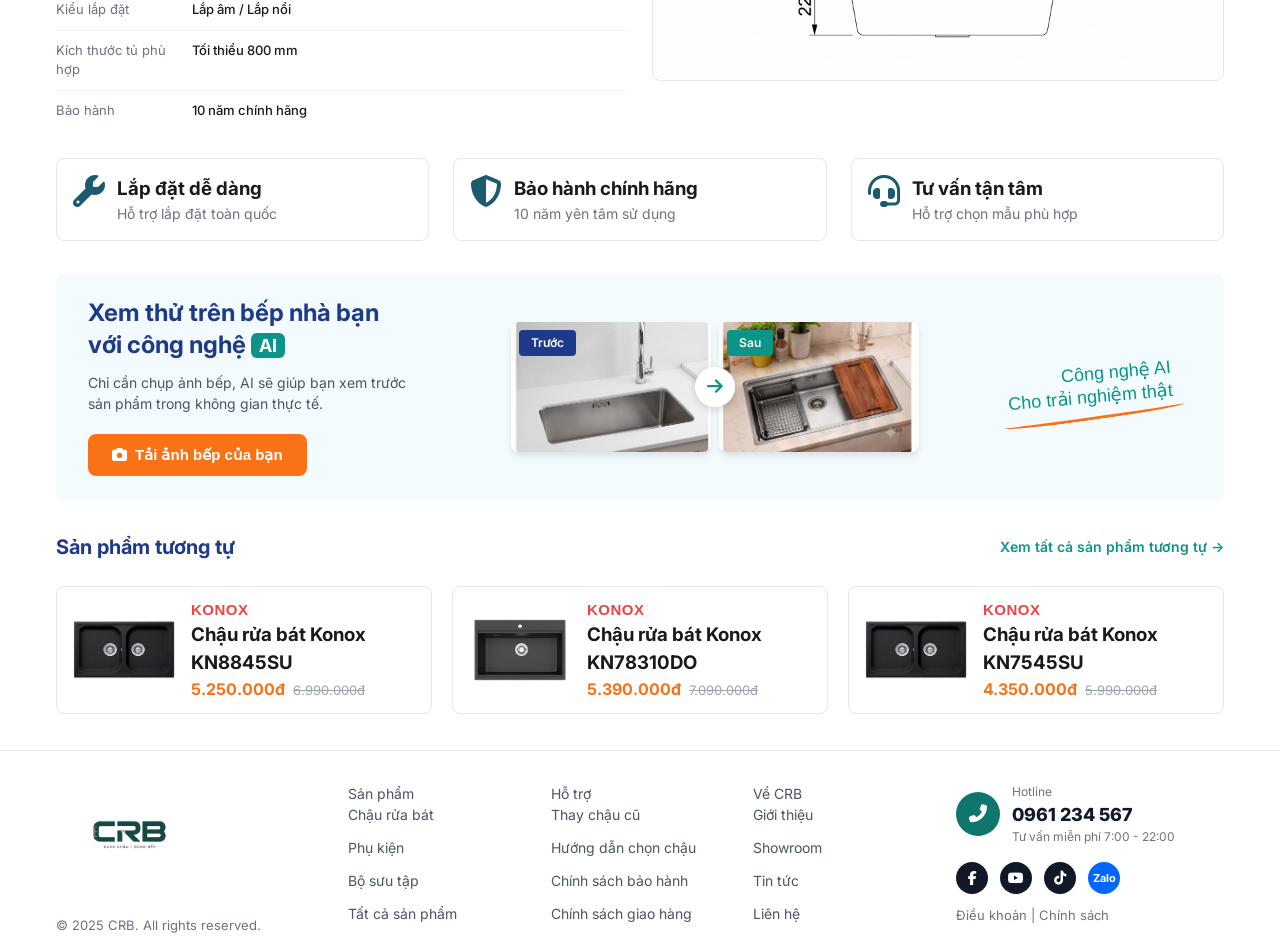
<file: html/ChiTietSanPham.html>
﻿<!DOCTYPE html>
<html lang="vi">

<head>
    <meta charset="UTF-8">
    <meta name="viewport" content="width=device-width, initial-scale=1.0">
    <title>Chậu rửa bát Konox KN82455U - CRB</title>
    <link
        href="https://fonts.googleapis.com/css2?family=Inter:wght@400;500;600;700&family=Dancing+Script:wght@600;700&display=swap"
        rel="stylesheet">
    <link rel="stylesheet" href="https://cdnjs.cloudflare.com/ajax/libs/font-awesome/6.4.0/css/all.min.css">
    <link rel="stylesheet" href="../css/ChiTietSanPham.css">

    <meta name="description"
        content="Chậu rửa bát Konox KN82455U Inox 304 cao cấp, thiết kế hiện đại chống xước. Giá khuyến mãi siêu sốc chỉ 4.750.000đ, bảo hành tới 10 năm. Mua chậu ngay!">
</head>

<body>

    <!-- HEADER -->
    <header class="header" id="header">
        <div class="container header-inner">
            <div class="logo">
                <a href="../index.html">
                    <img src="../images/logo.png" alt="CRB Logo" class="logo-img">
                </a>
            </div>

            <nav class="main-nav" id="main-nav">
                <div class="mobile-nav-header mobile-only">
                    <img src="../images/logo.png" alt="CRB" class="mobile-nav-logo">
                    <button class="mobile-nav-close" id="mobile-nav-close"><i class="fas fa-times"></i></button>
                </div>
                <ul class="nav-list">
                    <li><a href="../html/ChauRuaBat.html" class="nav-item">Chậu rửa bát</a></li>
                    <li><a href="../html/ChauRuaBat.html" class="nav-item">Thay chậu cũ</a></li>
                    <li><a href="../html/CamNang.html" class="nav-item">Cẩm nang</a></li>
                    <li><a href="../html/GioiThieu.html" class="nav-item">Showroom</a></li>
                    <li><a href="../html/Lienhe.html" class="nav-item">Liên hệ</a></li>
                </ul>
                <div class="mobile-nav-footer mobile-only">
                    <a href="tel:0961234567" class="mobile-hotline"><i class="fa-solid fa-phone"></i> 0961 234 567</a>
                    <a href="../index.html" class="btn-mobile-consult">Thử chậu phù hợp</a>
                </div>
            </nav>

            <div class="header-actions">
                <div class="search-box">
                    <input type="text" placeholder="Tìm kiếm...">
                    <button><i class="fas fa-search"></i></button>
                </div>
                <div class="hotline">
                    <i class="fa-solid fa-phone"></i>
                    <span><a href="tel:0961234567" class="contact-link">0961 234 567</a></span>
                </div>
                <a href="../index.html" class="btn-try-fit">TÌM CHẬU PHÙ HỢP ➔</a>
            </div>

            <button class="mobile-menu-btn" id="mobile-menu-btn">
                <i class="fa-solid fa-bars"></i>
            </button>
        </div>
        <div class="menu-overlay" id="menu-overlay"></div>
    </header>

    <div class="container container-main">
        <!-- BREADCRUMB -->
        <div class="breadcrumb">
            <a href="#">Trang chủ</a>
            <i class="fas fa-chevron-right"></i>
            <a href="#">Chậu rửa bát</a>
            <i class="fas fa-chevron-right"></i>
            <a href="#">Konox</a>
            <i class="fas fa-chevron-right"></i>
            <span>KN82455U</span>
        </div>

        <!-- PRODUCT HERO -->
        <div class="product-hero">
            <!-- LEFT -->
            <div class="gallery-col">
                <div class="main-image-wrap" id="main-image-wrap">
                    <span class="badge-sold">Bán chạy</span>
                    <button class="btn-wishlist-detail"><i class="far fa-heart"></i></button>
                    <img id="main-image" src="../images/item.png" alt="Chậu rửa bát Konox KN82455U"
                        style="object-fit: cover;">
                    <div class="watermark-text">
                        Bếp tốt hơn<br>mỗi ngày
                        <svg class="watermark-curve" viewBox="0 0 100 20" preserveAspectRatio="none">
                            <path d="M5,15 Q50,0 95,15" stroke="#f97316" stroke-width="2.5" fill="none"
                                stroke-linecap="round" />
                        </svg>
                    </div>
                    <button class="main-nav-arrow main-prev" id="main-prev"><i class="fas fa-chevron-left"></i></button>
                    <button class="main-nav-arrow main-next" id="main-next"><i
                            class="fas fa-chevron-right"></i></button>
                </div>

                <div class="thumbnail-slider-wrap">
                    <button class="thumb-nav-arrow thumb-prev" id="thumb-prev"><i
                            class="fas fa-chevron-left"></i></button>
                    <div class="thumbnail-row" id="thumbnail-row">
                        <div class="thumb-item active" data-src="../images/item.png" data-index="0">
                            <img src="../images/item.png" alt="Thumb 1" style="object-fit: cover;">
                            <span>Tổng quan</span>
                        </div>
                        <div class="thumb-item" data-src="../images/GocNghieng.png" data-index="1">
                            <img src="../images/GocNghieng.png" alt="Thumb 2" style="object-fit: cover;">
                            <span>Góc nghiêng</span>
                        </div>
                        <div class="thumb-item" data-src="../images/ChiTiet.png" data-index="2">
                            <img src="../images/ChiTiet.png" alt="Thumb 3" style="object-fit: cover;">
                            <span>Chi tiết lồng chậu</span>
                        </div>
                        <div class="thumb-item" data-src="../images/ThucTe.png" data-index="3">
                            <img src="../images/ThucTe.png" alt="Thumb 4" style="object-fit: cover;">
                            <span>Hình ảnh thực tế</span>
                        </div>
                    </div>
                    <button class="thumb-nav-arrow thumb-next" id="thumb-next"><i
                            class="fas fa-chevron-right"></i></button>
                </div>
            </div>

            <!-- RIGHT -->
            <div class="info-col">
                <div class="brand-tag">KONOX</div>
                <h1 class="product-title">Chậu rửa bát Konox KN82455U</h1>
                <p class="product-desc">Thiết kế hiện đại, tích hợp phụ kiện, tối ưu không gian bếp Việt.</p>

                <div class="rating-row">
                    <div class="rating-left">
                        <div class="stars">
                            <i class="fas fa-star"></i>
                            <i class="fas fa-star"></i>
                            <i class="fas fa-star"></i>
                            <i class="fas fa-star"></i>
                            <i class="fas fa-star-half-alt"></i>
                        </div>
                        <span class="rating-score">4.8 <span class="review-count">(124 đánh giá)</span></span>
                        <a href="#reviews" class="link-reviews">Xem đánh giá</a>
                    </div>
                    <button class="btn-wishlist-text"><i class="far fa-heart"></i> Yêu thích</button>
                </div>

                <div class="price-row">
                    <span class="price-main">4.750.000<span class="currency">đ</span></span>
                    <span class="price-original">6.800.000đ</span>
                    <span class="price-save-badge">Tiết kiệm 2.050.000đ</span>
                </div>

                <div class="specs-icons-box">
                    <div class="spec-icon-item">
                        <div class="icon-circle"><i class="fas fa-shield-alt"></i></div>
                        <span>Inox 304<br>cao cấp</span>
                    </div>
                    <div class="spec-divider"></div>
                    <div class="spec-icon-item">
                        <div class="icon-circle"><i class="fas fa-sink"></i></div>
                        <span>1 hố 1<br>đáy</span>
                    </div>
                    <div class="spec-divider"></div>
                    <div class="spec-icon-item">
                        <div class="icon-circle"><i class="fas fa-box-open"></i></div>
                        <span>Sẵn hàng<br>22 chiếc</span>
                    </div>
                    <div class="spec-divider"></div>
                    <div class="spec-icon-item">
                        <div class="icon-circle"><i class="fas fa-headset"></i></div>
                        <span>Tư vấn miễn<br>phí</span>
                    </div>
                    <div class="spec-divider"></div>
                    <div class="spec-icon-item">
                        <div class="icon-circle"><i class="fas fa-tools"></i></div>
                        <span>Lắp đặt /<br>Hỗ trợ</span>
                    </div>
                </div>

                <button class="btn-ai-try-full">
                    <i class="fas fa-camera"></i> Xem thử trên bếp của tôi (AI) <i
                        class="fas fa-chevron-right arrow"></i>
                </button>

                <div class="action-row">
                    <div class="qty-control">
                        <button class="qty-btn qty-minus">−</button>
                        <input type="text" class="qty-input" value="1" readonly>
                        <button class="qty-btn qty-plus">+</button>
                    </div>
                    <button class="btn-cart"><i class="fas fa-shopping-cart"></i> Thêm vào giỏ hàng</button>
                    <button class="btn-consult"><i class="fas fa-headset"></i> Nhận tư vấn</button>
                </div>

                <!-- CRB FitMatch AI BOX -->
                <div class="fitmatch-box">
                    <div class="fitmatch-layout">
                        <!-- Cột Trái -->
                        <div class="fitmatch-left">
                            <div class="fitmatch-header">
                                <span class="crb-logo-text">CRB FitMatch</span>
                                <span class="ai-badge">AI</span>
                            </div>
                            <h2 class="fitmatch-title">Kiểm tra có hợp bếp nhà bạn không?</h3>
                                <p class="fitmatch-sub">Nhập thông tin bếp của bạn để được tư vấn chính xác</p>

                                <div class="fitmatch-form-grid">
                                    <div class="fitmatch-form-group">
                                        <label>Tủ bếp của bạn</label>
                                        <select>
                                            <option value="600">600mm</option>
                                        </select>
                                    </div>
                                    <div class="fitmatch-form-group">
                                        <label>Bếp / Bàn đá</label>
                                        <select>
                                            <option value="old">Chậu cũ / Gắn nổi</option>
                                        </select>
                                    </div>
                                    <div class="fitmatch-form-group">
                                        <label>Không chắc chắn</label>
                                        <select>
                                            <option value="4-6">4 - 6 triệu</option>
                                        </select>
                                    </div>
                                </div>

                                <div class="fitmatch-results-area">
                                    <div class="fitmatch-match-score">
                                        <i class="fas fa-check-circle"></i>
                                        <span>Phù hợp 96%</span>
                                    </div>
                                    <div class="fitmatch-results-mid">
                                        <div class="check-item"><i class="fas fa-check-circle"></i> Kích thước phù hợp
                                        </div>
                                        <div class="check-item"><i class="fas fa-check-circle"></i> Lắp đặt được</div>
                                        <div class="check-item"><i class="fas fa-check-circle"></i> Trong tầm ngân sách
                                        </div>
                                    </div>
                                </div>
                        </div>

                        <!-- Cột Phải -->
                        <div class="fitmatch-right">
                            <img src="../images/AI.png" alt="Hint sink" class="fitmatch-hint-img"
                                style="object-fit: cover;">
                            <div class="fitmatch-hint-text">
                                Gợi ý xem thử trên<br>bếp nhà bạn luôn
                                <div class="orange-underline-fm"></div>
                            </div>
                        </div>
                    </div>
                </div>
            </div>
        </div>

        <!-- TRUST BADGES -->
        <div class="trust-badges">
            <div class="trust-item">
                <div class="trust-icon"><i class="fas fa-certificate"></i></div>
                <div>
                    <div style="font-weight:700;font-size:13px;">Hàng chính hãng</div>
                    <div style="font-size:12px;color:#6b7280;">100% chính hãng từ Konox</div>
                </div>
            </div>
            <div class="trust-item">
                <div class="trust-icon"><i class="fas fa-tools"></i></div>
                <div>
                    <div style="font-weight:700;font-size:13px;">Lắp đặt toàn quốc</div>
                    <div style="font-size:12px;color:#6b7280;">Đội ngũ kỹ thuật chuyên nghiệp</div>
                </div>
            </div>
            <div class="trust-item">
                <div class="trust-icon"><i class="fas fa-exchange-alt"></i></div>
                <div>
                    <div style="font-weight:700;font-size:13px;">Đổi trả rõ ràng</div>
                    <div style="font-size:12px;color:#6b7280;">7 ngày đổi trả nếu có lỗi</div>
                </div>
            </div>
            <div class="trust-item">
                <div class="trust-icon"><i class="fas fa-headset"></i></div>
                <div>
                    <div style="font-weight:700;font-size:13px;">Tư vấn chọn đúng chậu</div>
                    <div style="font-size:12px;color:#6b7280;">Hỗ trợ tận tình, miễn phí</div>
                </div>
            </div>
        </div>

        <!-- TAB NAVIGATION -->
        <div class="tabs">
            <button class="tab-btn active" data-tab="tab-overview">Tổng quan</button>
            <button class="tab-btn" data-tab="tab-specs">Thông số</button>
            <button class="tab-btn" data-tab="tab-drawing">Bản vẽ kỹ thuật</button>
            <button class="tab-btn" data-tab="tab-reviews">Đánh giá (124)</button>
        </div>

        <!-- TAB CONTENT 1: Tổng quan -->
        <div id="tab-overview" class="tab-content active" style="flex-direction: column;">
            <div class="overview-top-section">
                <div class="overview-text">
                    <h2>Tổng quan sản phẩm</h2>
                    <p>Chậu rửa bát Konox KN82455U là mẫu chậu 1 hố lớn cao cấp, thiết kế hiện đại với chất liệu Inox
                        304 bền bỉ, tích hợp phụ kiện thông minh, giúp tối ưu không gian và mang đến trải nghiệm tiện
                        nghi cho gian bếp Việt.</p>

                    <div class="features-row">
                        <div class="feature-item">
                            <div class="feat-icon"><i class="fas fa-gem"></i></div>
                            <h3>Inox 304 cao cấp</h3>
                            <p>Bền bỉ, an toàn</p>
                        </div>
                        <div class="feature-item">
                            <div class="feat-icon"><i class="fas fa-volume-mute"></i></div>
                            <h3>Chống ồn hiệu quả</h3>
                            <p>Êm ái khi sử dụng</p>
                        </div>
                        <div class="feature-item">
                            <div class="feat-icon"><i class="fas fa-magic"></i></div>
                            <h3>Dễ vệ sinh</h3>
                            <p>Bề mặt xước mờ</p>
                        </div>
                        <div class="feature-item">
                            <div class="feat-icon"><i class="fas fa-th-large"></i></div>
                            <h3>Tích hợp phụ kiện</h3>
                            <p>Thuận tiện, đa năng</p>
                        </div>
                    </div>
                </div>

                <div class="overview-crb-suggest">
                    <div class="crb-title"><i class="fas fa-users"></i> CRB gợi ý</div>
                    <p class="crb-sub">Sản phẩm phù hợp với:</p>
                    <ul class="suggestion-list-new">
                        <li><i class="fas fa-check-circle"></i> Gia đình 3 - 6 người, thường xuyên nấu nướng.</li>
                        <li><i class="fas fa-check-circle"></i> Không gian bếp hiện đại, ưu tiên sự tiện nghi và thẩm
                            mỹ.</li>
                        <li><i class="fas fa-check-circle"></i> Khách hàng muốn chậu bền bỉ, dễ vệ sinh, tích hợp phụ
                            kiện.</li>
                    </ul>
                    <div class="watermark-handwritten">Lựa chọn<br>thông minh cho<br>nhà bếp hiện đại</div>
                </div>
            </div>

            <div class="overview-bottom-section">
                <div class="overview-specs-part">
                    <h2 class="section-title">Thông số kỹ thuật</h2>
                    <div class="spec-table">
                        <div class="spec-row">
                            <div class="spec-label">Mã sản phẩm</div>
                            <div class="spec-value">KN82455U</div>
                        </div>
                        <div class="spec-row">
                            <div class="spec-label">Thương hiệu</div>
                            <div class="spec-value">Konox</div>
                        </div>
                        <div class="spec-row">
                            <div class="spec-label">Chất liệu</div>
                            <div class="spec-value">Inox 304</div>
                        </div>
                        <div class="spec-row">
                            <div class="spec-label">Kích thước tổng thể</div>
                            <div class="spec-value">820 x 450 x 220 mm</div>
                        </div>
                        <div class="spec-row">
                            <div class="spec-label">Kích thước lòng chậu</div>
                            <div class="spec-value">770 x 400 x 220 mm</div>
                        </div>
                        <div class="spec-row">
                            <div class="spec-label">Kiểu lắp đặt</div>
                            <div class="spec-value">Lắp âm / Lắp nổi</div>
                        </div>
                        <div class="spec-row">
                            <div class="spec-label">Kích thước tủ phù hợp</div>
                            <div class="spec-value">Tối thiểu 800 mm</div>
                        </div>
                        <div class="spec-row">
                            <div class="spec-label">Bảo hành</div>
                            <div class="spec-value">10 năm chính hãng</div>
                        </div>
                    </div>
                </div>

                <div class="overview-drawing-part">
                    <div class="drawing-header-flex">
                        <h2 class="section-title">Bản vẽ kỹ thuật</h2>
                        <span class="unit-text">Đơn vị: mm</span>
                    </div>
                    <div class="drawing-img-box">
                        <img src="../images/Banve.png" alt="Bản vẽ" style="object-fit: cover;">
                    </div>
                </div>
            </div>
        </div>

        <!-- TAB CONTENT 2: Thông số kỹ thuật -->
        <div id="tab-specs" class="tab-content">
            <div class="overview-specs-part" style="flex: 1; max-width: 600px;">
                <h2 class="section-title">Thông số kỹ thuật</h2>
                <div class="spec-table">
                    <div class="spec-row">
                        <div class="spec-label">Mã sản phẩm</div>
                        <div class="spec-value">KN82455U</div>
                    </div>
                    <div class="spec-row">
                        <div class="spec-label">Thương hiệu</div>
                        <div class="spec-value">Konox</div>
                    </div>
                    <div class="spec-row">
                        <div class="spec-label">Chất liệu</div>
                        <div class="spec-value">Inox 304</div>
                    </div>
                    <div class="spec-row">
                        <div class="spec-label">Kích thước tổng thể</div>
                        <div class="spec-value">820 x 450 x 220 mm</div>
                    </div>
                    <div class="spec-row">
                        <div class="spec-label">Kích thước lòng chậu</div>
                        <div class="spec-value">770 x 400 x 220 mm</div>
                    </div>
                    <div class="spec-row">
                        <div class="spec-label">Kiểu lắp đặt</div>
                        <div class="spec-value">Lắp âm / Lắp nổi</div>
                    </div>
                    <div class="spec-row">
                        <div class="spec-label">Kích thước tủ phù hợp</div>
                        <div class="spec-value">Tối thiểu 800 mm</div>
                    </div>
                    <div class="spec-row">
                        <div class="spec-label">Bảo hành</div>
                        <div class="spec-value">10 năm chính hãng</div>
                    </div>
                </div>
            </div>
        </div>

        <!-- TAB CONTENT 3: Bản vẽ kỹ thuật -->
        <div id="tab-drawing" class="tab-content">
            <div class="tab-specs-left">
                <div class="spec-table">
                    <div class="spec-row">
                        <div class="spec-label">Kích thước khoét đá</div>
                        <div class="spec-value">Lắp nổi: 790 x 420 mm</div>
                    </div>
                    <div class="spec-row">
                        <div class="spec-label">Kích thước khoét đá</div>
                        <div class="spec-value">Lắp âm: 770 x 400 mm</div>
                    </div>
                </div>
            </div>
            <div class="tab-specs-right">
                <div class="drawing-box">
                    <img src="../images/Banvechitiet.png" alt="Bản vẽ chi tiết" style="object-fit: cover;">
                </div>
            </div>
        </div>

        <!-- TAB CONTENT 4: Đánh giá -->
        <div id="tab-reviews" class="tab-content">
            <div class="reviews-wrapper">
                <div class="reviews-summary">
                    <div class="summary-score">
                        <div class="score-number">4.8/5</div>
                        <div class="stars">
                            <i class="fas fa-star"></i>
                            <i class="fas fa-star"></i>
                            <i class="fas fa-star"></i>
                            <i class="fas fa-star"></i>
                            <i class="fas fa-star-half-alt"></i>
                        </div>
                        <div class="score-count">124 đánh giá</div>
                    </div>
                    <div class="rating-bars">
                        <div class="rating-bar-row">
                            <span>5 sao</span>
                            <div class="rating-bar">
                                <div class="rating-bar-fill" style="width: 85%;"></div>
                            </div>
                            <span>105</span>
                        </div>
                        <div class="rating-bar-row">
                            <span>4 sao</span>
                            <div class="rating-bar">
                                <div class="rating-bar-fill" style="width: 10%;"></div>
                            </div>
                            <span>12</span>
                        </div>
                        <div class="rating-bar-row">
                            <span>3 sao</span>
                            <div class="rating-bar">
                                <div class="rating-bar-fill" style="width: 3%;"></div>
                            </div>
                            <span>4</span>
                        </div>
                        <div class="rating-bar-row">
                            <span>2 sao</span>
                            <div class="rating-bar">
                                <div class="rating-bar-fill" style="width: 1%;"></div>
                            </div>
                            <span>2</span>
                        </div>
                        <div class="rating-bar-row">
                            <span>1 sao</span>
                            <div class="rating-bar">
                                <div class="rating-bar-fill" style="width: 1%;"></div>
                            </div>
                            <span>1</span>
                        </div>
                    </div>
                </div>

                <div class="review-list">
                    <div class="review-card">
                        <div class="review-avatar">A</div>
                        <div class="review-content-body">
                            <div class="reviewer-name">Anh Tuấn</div>
                            <div class="review-meta">
                                <span class="stars"><i class="fas fa-star"></i><i class="fas fa-star"></i><i
                                        class="fas fa-star"></i><i class="fas fa-star"></i><i
                                        class="fas fa-star"></i></span>
                                <span class="review-date">22/09/2026</span>
                            </div>
                            <p>Chậu đẹp, chất lượng inox tốt. Lắp âm tủ nhìn rất gọn gàng. Giao hàng nhanh và nhân viên
                                tư vấn nhiệt tình.</p>
                        </div>
                    </div>
                    <div class="review-card">
                        <div class="review-avatar">B</div>
                        <div class="review-content-body">
                            <div class="reviewer-name">Bảo Ngọc</div>
                            <div class="review-meta">
                                <span class="stars"><i class="fas fa-star"></i><i class="fas fa-star"></i><i
                                        class="fas fa-star"></i><i class="fas fa-star"></i><i
                                        class="fas fa-star"></i></span>
                                <span class="review-date">15/09/2026</span>
                            </div>
                            <p>Giá hợp lý so với chất lượng. Kích thước hố lớn rửa được nhiều đồ. Rất hài lòng với sản
                                phẩm này.</p>
                        </div>
                    </div>
                    <div class="review-card">
                        <div class="review-avatar">C</div>
                        <div class="review-content-body">
                            <div class="reviewer-name">Chị Lan</div>
                            <div class="review-meta">
                                <span class="stars"><i class="fas fa-star"></i><i class="fas fa-star"></i><i
                                        class="fas fa-star"></i><i class="fas fa-star"></i><i
                                        class="fas fa-star-half-alt"></i></span>
                                <span class="review-date">01/09/2026</span>
                            </div>
                            <p>Chậu dùng ổn, xả nước êm không bị ồn. Thiết kế phụ kiện đi kèm khá tiện dụng cho việc nấu
                                nướng.</p>
                        </div>
                    </div>
                </div>
            </div>
        </div>

        <!-- LẮP ĐẶT & BẢO HÀNH -->
        <div class="warranty-section">
            <div class="warranty-cards">
                <div class="warranty-card">
                    <i class="fas fa-wrench fa-2x" style="color: var(--primary);"></i>
                    <div>
                        <h3>Lắp đặt dễ dàng</h3>
                        <p>Hỗ trợ lắp đặt toàn quốc</p>
                    </div>
                </div>
                <div class="warranty-card">
                    <i class="fas fa-shield-alt fa-2x" style="color: var(--primary);"></i>
                    <div>
                        <h3>Bảo hành chính hãng</h3>
                        <p>10 năm yên tâm sử dụng</p>
                    </div>
                </div>
                <div class="warranty-card">
                    <i class="fas fa-headset fa-2x" style="color: var(--primary);"></i>
                    <div>
                        <h3>Tư vấn tận tâm</h3>
                        <p>Hỗ trợ chọn mẫu phù hợp</p>
                    </div>
                </div>
            </div>
        </div>

        <!-- AI TRY-ON BANNER -->
        <div class="ai-banner">
            <div class="ai-banner-left">
                <h2>Xem thử trên bếp nhà bạn<br>với công nghệ <span class="ai-badge">AI</span></h2>
                <p>Chỉ cần chụp ảnh bếp, AI sẽ giúp bạn xem trước<br>sản phẩm trong không gian thực tế.</p>
                <button class="btn-ai-try"><i class="fas fa-camera"></i> Tải ảnh bếp của bạn</button>
            </div>
            <div class="ai-banner-mid">
                <div class="ai-img-wrapper">
                    <span class="ai-img-badge before">Trước</span>
                    <img src="../images/Truoc.png" alt="Trước" class="ai-img" style="object-fit: cover;">
                </div>
                <div class="ai-arrow-circle">
                    <i class="fas fa-arrow-right"></i>
                </div>
                <div class="ai-img-wrapper">
                    <span class="ai-img-badge after">Sau</span>
                    <img src="../images/Sau.png" alt="Sau" class="ai-img" style="object-fit: cover;">
                </div>
            </div>
            <div class="ai-banner-right">
                <div class="ai-watermark">
                    Công nghệ AI<br>Cho trải nghiệm thật
                    <div class="orange-underline"></div>
                </div>
            </div>
        </div>

        <!-- SẢN PHẨM TƯƠNG TỰ -->
        <div class="similar-section">
            <div class="similar-header">
                <h2 class="similar-title">Sản phẩm tương tự</h2>
                <a href="#" class="similar-view-all">Xem tất cả sản phẩm tương tự &rarr;</a>
            </div>
            <div class="similar-products">
                <div class="similar-card-hz">
                    <img src="../images/orther.jpg" onerror="this.src='https://placehold.co/120x100'"
                        alt="Konox KN8845SU" class="similar-img-hz" style="object-fit: cover;">
                    <div class="similar-info-hz">
                        <span class="fallback-logo">KONOX</span>
                        <h3>Chậu rửa bát Konox KN8845SU</h3>
                        <div class="price-row-hz">
                            <span class="price-main-hz">5.250.000đ</span>
                            <span class="price-old-hz">6.990.000đ</span>
                        </div>
                    </div>
                </div>
                <div class="similar-card-hz">
                    <img src="../images/orther1.jpg" onerror="this.src='https://placehold.co/120x100'"
                        alt="Konox KN78310DO" class="similar-img-hz" style="object-fit: cover;">
                    <div class="similar-info-hz">
                        <span class="fallback-logo">KONOX</span>
                        <h3>Chậu rửa bát Konox KN78310DO</h3>
                        <div class="price-row-hz">
                            <span class="price-main-hz">5.390.000đ</span>
                            <span class="price-old-hz">7.090.000đ</span>
                        </div>
                    </div>
                </div>
                <div class="similar-card-hz">
                    <img src="../images/orther.jpg" onerror="this.src='https://placehold.co/120x100'"
                        alt="Konox KN7545SU" class="similar-img-hz" style="object-fit: cover;">
                    <div class="similar-info-hz">
                        <span class="fallback-logo">KONOX</span>
                        <h3>Chậu rửa bát Konox KN7545SU</h3>
                        <div class="price-row-hz">
                            <span class="price-main-hz">4.350.000đ</span>
                            <span class="price-old-hz">5.990.000đ</span>
                        </div>
                    </div>
                </div>
            </div>
        </div>
    </div>

    <!-- FOOTER -->
    <footer class="footer-new">
        <div class="container footer-inner-new">
            <div class="footer-col-new footer-brand">
                <a href="#" class="footer-logo-link">
                    <img src="../images/logo.png" alt="CRB" class="footer-logo-img">
                </a>
                <p class="footer-copyright">&copy; 2025 CRB. All rights reserved.</p>
            </div>

            <div class="footer-col-new">
                <div class="footer-title">Sản phẩm</div>
                <ul>
                    <li><a href="#">Chậu rửa bát</a></li>
                    <li><a href="#">Phụ kiện</a></li>
                    <li><a href="#">Bộ sưu tập</a></li>
                    <li><a href="#">Tất cả sản phẩm</a></li>
                </ul>
            </div>

            <div class="footer-col-new">
                <div class="footer-title">Hỗ trợ</div>
                <ul>
                    <li><a href="#">Thay chậu cũ</a></li>
                    <li><a href="#">Hướng dẫn chọn chậu</a></li>
                    <li><a href="#">Chính sách bảo hành</a></li>
                    <li><a href="#">Chính sách giao hàng</a></li>
                </ul>
            </div>

            <div class="footer-col-new">
                <div class="footer-title">Về CRB</div>
                <ul>
                    <li><a href="#">Giới thiệu</a></li>
                    <li><a href="#">Showroom</a></li>
                    <li><a href="CamNang.html">Tin tức</a></li>
                    <li><a href="#">Liên hệ</a></li>
                </ul>
            </div>

            <div class="footer-col-new footer-contact">
                <div class="hotline-box">
                    <div class="hotline-icon"><i class="fas fa-phone-alt"></i></div>
                    <div class="hotline-info">
                        <span class="hl-label">Hotline</span>
                        <span class="hl-number"><a href="tel:0961234567" class="contact-link"
                                style="color: inherit; text-decoration: none; cursor: pointer;">0961 234 567</a></span>
                        <span class="hl-time">Tư vấn miễn phí 7:00 - 22:00</span>
                    </div>
                </div>
                <div class="social-links">
                    <a href="#"><i class="fab fa-facebook-f"></i></a>
                    <a href="#"><i class="fab fa-youtube"></i></a>
                    <a href="#"><i class="fab fa-tiktok"></i></a>
                    <a href="#" class="zalo-icon">Zalo</a>
                </div>
                <div class="footer-policy-links">
                    <a href="#">Điều khoản</a> | <a href="#">Chính sách</a>
                </div>
            </div>
        </div>
    </footer>

    <button id="back-to-top" class="btn-back-to-top"><i class="fas fa-arrow-up"></i></button>

    <!-- Toast Notification Container -->
    <div id="toast-container"></div>

    <script src="../js/ChiTietSanPham.js"></script>
</body>

</html>
</file>
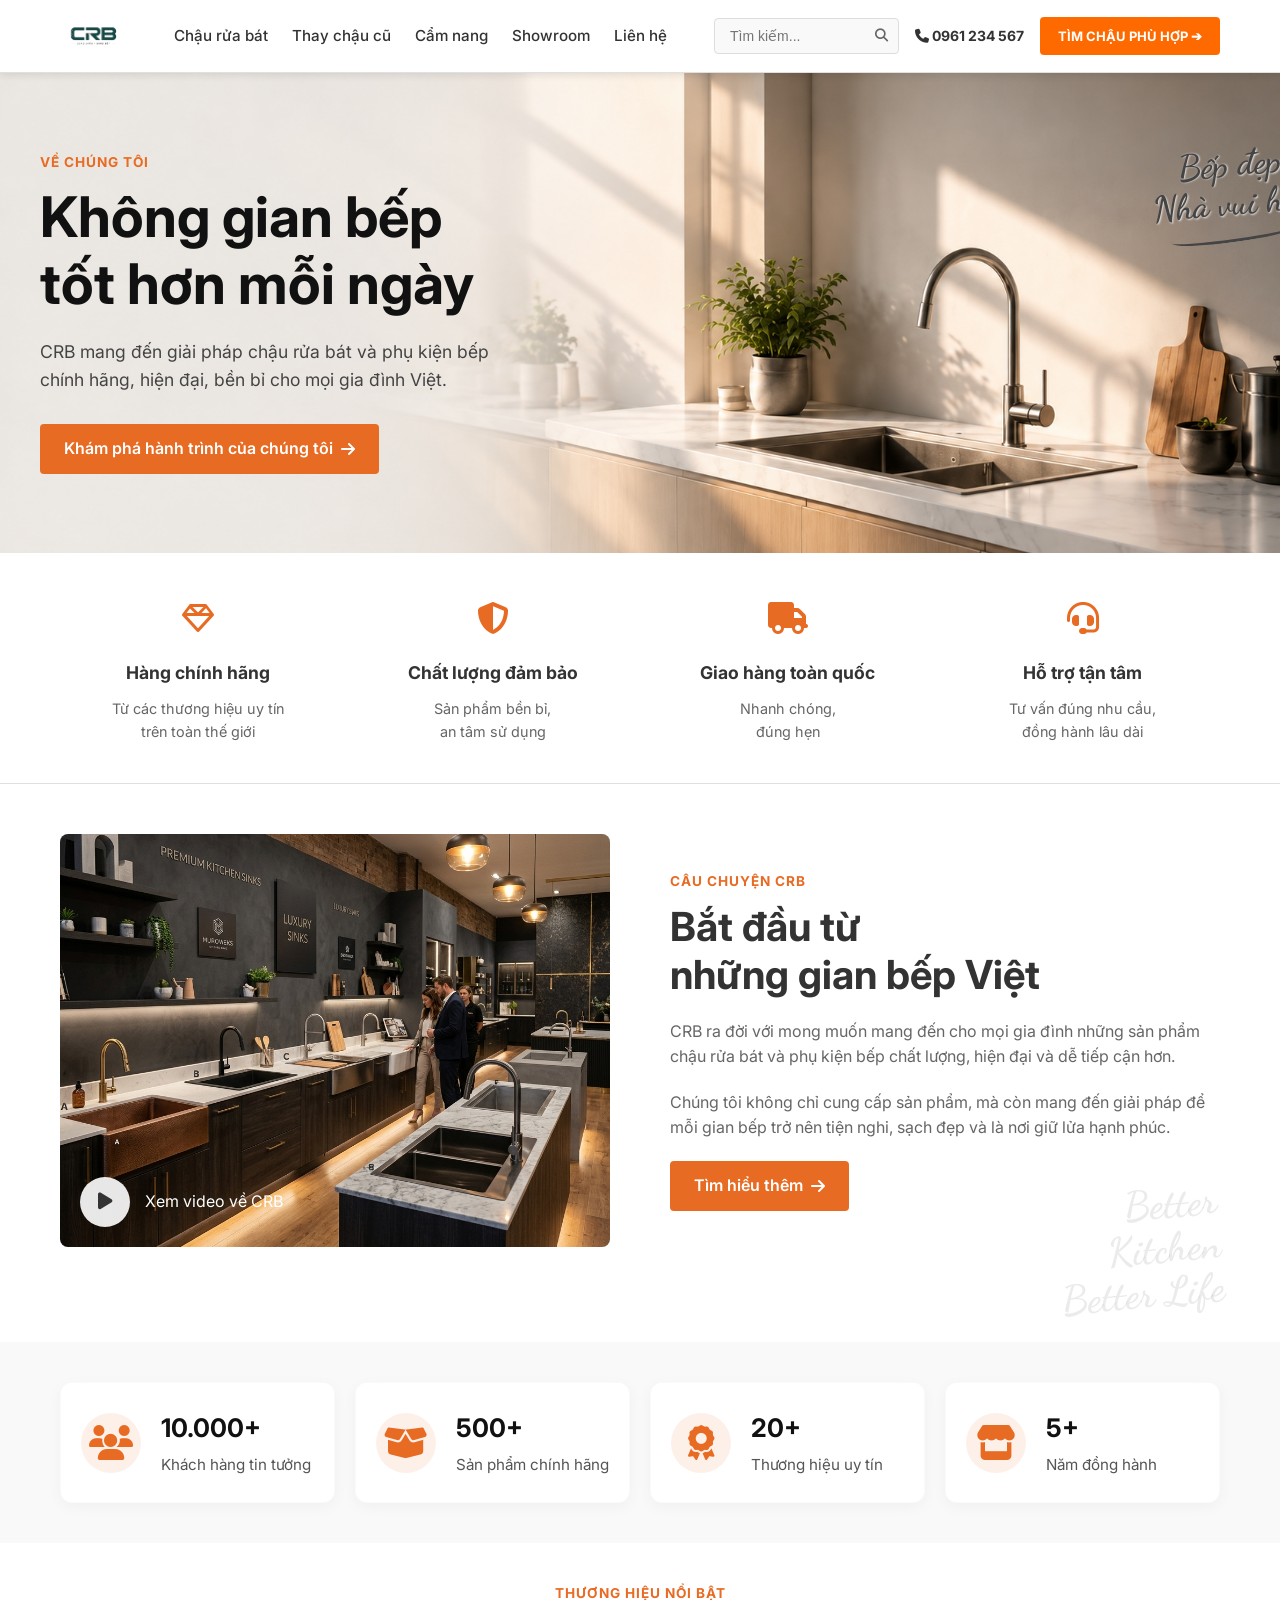
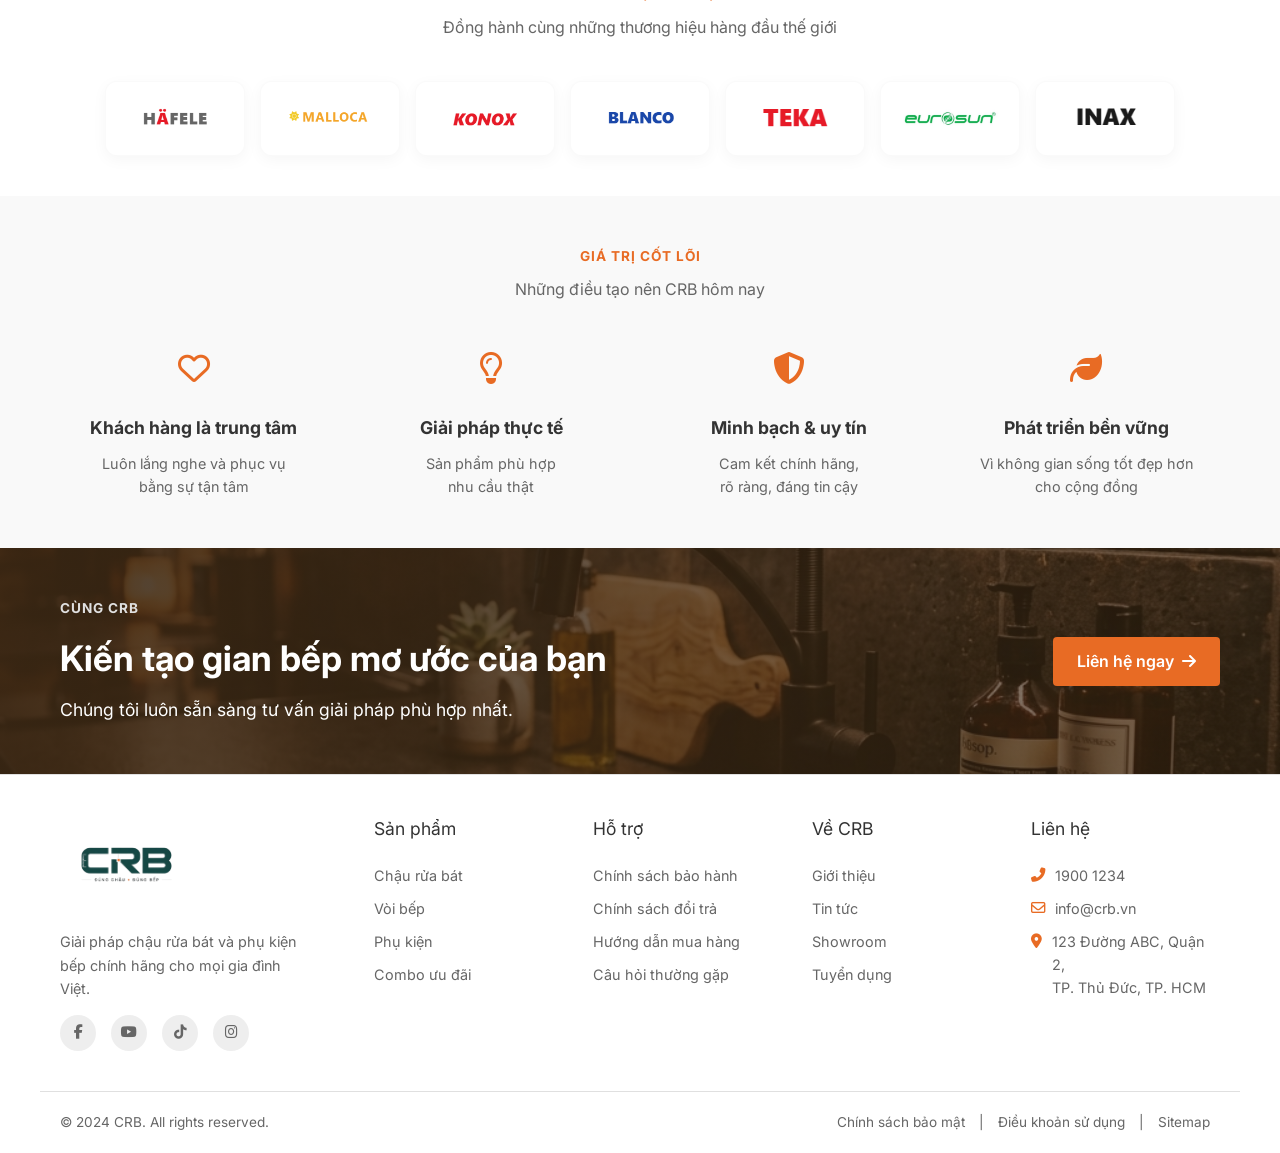
<file: html/GioiThieu.html>
﻿<!DOCTYPE html>
<html lang="vi">

<head>
    <meta charset="UTF-8">
    <meta name="viewport" content="width=device-width, initial-scale=1.0">
    <title>CRB - Không gian bếp tốt hơn mỗi ngày</title>
    <link rel="stylesheet" href="../css/GioiThieu.css">
    <link href="https://fonts.googleapis.com/css2?family=Inter:wght@400;500;600;700;800&display=swap" rel="stylesheet">
    <link href="https://fonts.googleapis.com/css2?family=Dancing+Script:wght@400;700&display=swap" rel="stylesheet">
    <link rel="stylesheet" href="https://cdnjs.cloudflare.com/ajax/libs/font-awesome/6.4.0/css/all.min.css">

    <meta name="description"
        content="Giới thiệu CRB - Đại lý phân phối chậu rửa bát uy tín với hơn 10.000 khách hàng. Cam kết mang đến không gian bếp tốt hơn bằng sự tận tâm. Khám phá ngay!">
</head>

<body>

    <!-- Header -->
    <header class="header" id="header">
        <div class="container header-inner">
            <div class="logo">
                <a href="../index.html">
                    <img src="../images/logo.png" alt="CRB Logo" class="logo-img">
                </a>
            </div>

            <nav class="main-nav" id="main-nav">
                <div class="mobile-nav-header mobile-only">
                    <img src="../images/logo.png" alt="CRB" class="mobile-nav-logo">
                    <button class="mobile-nav-close" id="mobile-nav-close"><i class="fas fa-times"></i></button>
                </div>
                <ul class="nav-list">
                    <li><a href="../html/ChauRuaBat.html" class="nav-item">Chậu rửa bát</a></li>
                    <li><a href="../html/ChauRuaBat.html" class="nav-item">Thay chậu cũ</a></li>
                    <li><a href="../html/CamNang.html" class="nav-item">Cẩm nang</a></li>
                    <li><a href="../html/GioiThieu.html" class="nav-item">Showroom</a></li>
                    <li><a href="../html/Lienhe.html" class="nav-item">Liên hệ</a></li>
                </ul>
                <div class="mobile-nav-footer mobile-only">
                    <a href="tel:0961234567" class="mobile-hotline"><i class="fa-solid fa-phone"></i> 0961 234 567</a>
                    <a href="../index.html" class="btn-mobile-consult">Thử chậu phù hợp</a>
                </div>
            </nav>

            <div class="header-actions">
                <div class="search-box">
                    <input type="text" placeholder="Tìm kiếm...">
                    <button><i class="fas fa-search"></i></button>
                </div>
                <div class="hotline">
                    <i class="fa-solid fa-phone"></i>
                    <span><a href="tel:0961234567" class="contact-link">0961 234 567</a></span>
                </div>
                <a href="../index.html" class="btn-try-fit">TÌM CHẬU PHÙ HỢP ➔</a>
            </div>

            <button class="mobile-menu-btn" id="mobile-menu-btn">
                <i class="fa-solid fa-bars"></i>
            </button>
        </div>
        <div class="menu-overlay" id="menu-overlay"></div>
    </header>

    <!-- Hero Section -->
    <section class="hero"
        style="background-image: url('../images/ChatGPT_Image_19_33_01_21thg9_2026.png'); background-size: cover; background-position: center;">
        <div class="hero-overlay"
            style="position: absolute; top: 0; left: 0; width: 100%; height: 100%; background: transparent; z-index: 1;">
        </div>
        <div class="container hero-container" style="position: relative; z-index: 2;">
            <div class="hero-content">
                <span class="subtitle"
                    style="color: var(--primary-color); display: block; margin-bottom: 10px; font-weight: 700; text-transform: uppercase;">VỀ
                    CHÚNG TÔI</span>
                <h1>Không gian bếp<br>tốt hơn mỗi ngày</h1>
                <p>CRB mang đến giải pháp chậu rửa bát và phụ kiện bếp chính hãng, hiện đại, bền bỉ cho mọi gia đình
                    Việt.</p>
                <a href="../index.html" class="btn btn-primary">Khám phá hành trình của chúng tôi <i
                        class="fas fa-arrow-right"></i></a>
            </div>
            <div class="hero-watermark">
                Bếp đẹp<br>Nhà vui hơn
            </div>
        </div>
    </section>

    <!-- Benefits Section -->
    <section class="benefits">
        <div class="container benefits-container">
            <div class="benefit-item">
                <div class="icon"><i class="far fa-gem"></i></div>
                <h3>Hàng chính hãng</h3>
                <p>Từ các thương hiệu uy tín<br>trên toàn thế giới</p>
            </div>
            <div class="benefit-item">
                <div class="icon"><i class="fas fa-shield-alt"></i></div>
                <h3>Chất lượng đảm bảo</h3>
                <p>Sản phẩm bền bỉ,<br>an tâm sử dụng</p>
            </div>
            <div class="benefit-item">
                <div class="icon"><i class="fas fa-truck"></i></div>
                <h3>Giao hàng toàn quốc</h3>
                <p>Nhanh chóng,<br>đúng hẹn</p>
            </div>
            <div class="benefit-item">
                <div class="icon"><i class="fas fa-headset"></i></div>
                <h3>Hỗ trợ tận tâm</h3>
                <p>Tư vấn đúng nhu cầu,<br>đồng hành lâu dài</p>
            </div>
        </div>
    </section>

    <!-- About Section -->
    <section class="about">
        <div class="container about-container">
            <div class="about-image">
                <img src="../images/about_kitchen_1789978612161.jpg" alt="CRB Showroom" id="about-img"
                    style="object-fit: cover;">
                <div class="video-overlay">
                    <button class="play-btn"><i class="fas fa-play"></i></button>
                    <span>Xem video về CRB</span>
                </div>
            </div>
            <div class="about-content">
                <span class="subtitle">CÂU CHUYỆN CRB</span>
                <h2>Bắt đầu từ<br>những gian bếp Việt</h2>
                <p>CRB ra đời với mong muốn mang đến cho mọi gia đình những sản phẩm chậu rửa bát và phụ kiện bếp chất
                    lượng, hiện đại và dễ tiếp cận hơn.</p>
                <p>Chúng tôi không chỉ cung cấp sản phẩm, mà còn mang đến giải pháp để mỗi gian bếp trở nên tiện nghi,
                    sạch đẹp và là nơi giữ lửa hạnh phúc.</p>
                <a href="#" class="btn btn-primary">Tìm hiểu thêm <i class="fas fa-arrow-right"></i></a>
                <div class="watermark">Better<br>Kitchen<br>Better Life</div>
            </div>
        </div>
    </section>

    <!-- Stats Section -->
    <section class="stats">
        <div class="container stats-container">
            <div class="stat-item">
                <div class="icon"><i class="fas fa-users"></i></div>
                <div class="stat-text">
                    <h3>10.000+</h3>
                    <p>Khách hàng tin tưởng</p>
                </div>
            </div>
            <div class="stat-item">
                <div class="icon"><i class="fas fa-box-open"></i></div>
                <div class="stat-text">
                    <h3>500+</h3>
                    <p>Sản phẩm chính hãng</p>
                </div>
            </div>
            <div class="stat-item">
                <div class="icon"><i class="fas fa-award"></i></div>
                <div class="stat-text">
                    <h3>20+</h3>
                    <p>Thương hiệu uy tín</p>
                </div>
            </div>
            <div class="stat-item">
                <div class="icon"><i class="fas fa-store"></i></div>
                <div class="stat-text">
                    <h3>5+</h3>
                    <p>Năm đồng hành</p>
                </div>
            </div>
        </div>
    </section>

    <!-- Brands Section -->
    <section class="brands">
        <div class="container">
            <div class="section-header">
                <span class="subtitle text-center">THƯƠNG HIỆU NỔI BẬT</span>
                <p class="text-center">Đồng hành cùng những thương hiệu hàng đầu thế giới</p>
            </div>
            <div class="brands-container">
                <img src="../images/brand_1.png" alt="Brand 1" class="brand-logo" style="object-fit: cover;">
                <img src="../images/brand_2.png" alt="Brand 2" class="brand-logo" style="object-fit: cover;">
                <img src="../images/brand_3.png" alt="Brand 3" class="brand-logo" style="object-fit: cover;">
                <img src="../images/brand_4.png" alt="Brand 4" class="brand-logo" style="object-fit: cover;">
                <img src="../images/brand_5.png" alt="Brand 5" class="brand-logo" style="object-fit: cover;">
                <img src="../images/brand_6.jpg" alt="Brand 6" class="brand-logo" style="object-fit: cover;">
                <img src="../images/brand_7.png" alt="Brand 7" class="brand-logo" style="object-fit: cover;">
            </div>
        </div>
    </section>

    <!-- Core Values Section -->
    <section class="values">
        <div class="container">
            <div class="section-header">
                <span class="subtitle text-center">GIÁ TRỊ CỐT LÕI</span>
                <p class="text-center">Những điều tạo nên CRB hôm nay</p>
            </div>
            <div class="values-container">
                <div class="value-item">
                    <div class="icon"><i class="far fa-heart"></i></div>
                    <h3>Khách hàng là trung tâm</h3>
                    <p>Luôn lắng nghe và phục vụ<br>bằng sự tận tâm</p>
                </div>
                <div class="value-item">
                    <div class="icon"><i class="far fa-lightbulb"></i></div>
                    <h3>Giải pháp thực tế</h3>
                    <p>Sản phẩm phù hợp<br>nhu cầu thật</p>
                </div>
                <div class="value-item">
                    <div class="icon"><i class="fas fa-shield-alt"></i></div>
                    <h3>Minh bạch & uy tín</h3>
                    <p>Cam kết chính hãng,<br>rõ ràng, đáng tin cậy</p>
                </div>
                <div class="value-item">
                    <div class="icon"><i class="fas fa-leaf"></i></div>
                    <h3>Phát triển bền vững</h3>
                    <p>Vì không gian sống tốt đẹp hơn<br>cho cộng đồng</p>
                </div>
            </div>
        </div>
    </section>

    <!-- CTA Section -->
    <section class="cta">
        <div class="cta-bg">
            <img src="../images/cta_background_1789978625805.jpg" alt="CTA Background" id="cta-img"
                style="object-fit: cover;">
            <div class="cta-overlay"></div>
        </div>
        <div class="container cta-container">
            <div class="cta-content">
                <span class="subtitle white">CÙNG CRB</span>
                <h2>Kiến tạo gian bếp mơ ước của bạn</h2>
                <p>Chúng tôi luôn sẵn sàng tư vấn giải pháp phù hợp nhất.</p>
            </div>
            <div class="cta-action">
                <a href="Lienhe.html" class="btn btn-primary">Liên hệ ngay <i class="fas fa-arrow-right"></i></a>
            </div>
        </div>
    </section>

    <!-- Footer -->
    <footer class="footer">
        <div class="container footer-container">
            <div class="footer-col brand-col">
                <div class="logo">
                    <img src="../images/logo.png" alt="CRB Logo" style="height: 100px;">
                </div>
                <p class="brand-desc">Giải pháp chậu rửa bát và phụ kiện bếp chính hãng cho mọi gia đình Việt.</p>
                <div class="social-links">
                    <a href="#"><i class="fab fa-facebook-f"></i></a>
                    <a href="#"><i class="fab fa-youtube"></i></a>
                    <a href="#"><i class="fab fa-tiktok"></i></a>
                    <a href="#"><i class="fab fa-instagram"></i></a>
                </div>
            </div>
            <div class="footer-col">
                <div class="footer-title">Sản phẩm</div>
                <ul>
                    <li><a href="#">Chậu rửa bát</a></li>
                    <li><a href="#">Vòi bếp</a></li>
                    <li><a href="#">Phụ kiện</a></li>
                    <li><a href="#">Combo ưu đãi</a></li>
                </ul>
            </div>
            <div class="footer-col">
                <div class="footer-title">Hỗ trợ</div>
                <ul>
                    <li><a href="#">Chính sách bảo hành</a></li>
                    <li><a href="#">Chính sách đổi trả</a></li>
                    <li><a href="#">Hướng dẫn mua hàng</a></li>
                    <li><a href="#">Câu hỏi thường gặp</a></li>
                </ul>
            </div>
            <div class="footer-col">
                <div class="footer-title">Về CRB</div>
                <ul>
                    <li><a href="#">Giới thiệu</a></li>
                    <li><a href="CamNang.html">Tin tức</a></li>
                    <li><a href="#">Showroom</a></li>
                    <li><a href="#">Tuyển dụng</a></li>
                </ul>
            </div>
            <div class="footer-col contact-col">
                <div class="footer-title">Liên hệ</div>
                <ul>
                    <li><i class="fas fa-phone-alt"></i> <a href="tel:19001234" class="contact-link"
                            style="color: inherit; text-decoration: none; cursor: pointer;">1900 1234</a></li>
                    <li><i class="far fa-envelope"></i> <a
                            href="mailto:info@crb.vn?subject=Y%C3%AAu%20c%E1%BA%A7u%20t%C6%B0%20v%E1%BA%A5n%20ch%E1%BB%8Dn%20ch%E1%BA%ADu%20r%E1%BB%ADa%20b%C3%A1t%20t%E1%BB%AB%20Website"
                            class="contact-link"
                            style="color: inherit; text-decoration: none; cursor: pointer;">info@crb.vn</a></li>
                    <li><i class="fas fa-map-marker-alt"></i> 123 Đường ABC, Quận 2,<br>TP. Thủ Đức, TP. HCM</li>
                </ul>
            </div>
        </div>
        <div class="container footer-bottom">
            <div class="copyright">
                <p>&copy; 2024 CRB. All rights reserved.</p>
            </div>
            <div class="legal-links">
                <a href="#">Chính sách bảo mật</a> |
                <a href="#">Điều khoản sử dụng</a> |
                <a href="#">Sitemap</a>
            </div>
        </div>
        <button id="backToTop" class="back-to-top"><i class="fas fa-arrow-up"></i></button>
    </footer>

    <script src="../js/GioiThieu.js"></script>
</body>

</html>
</file>
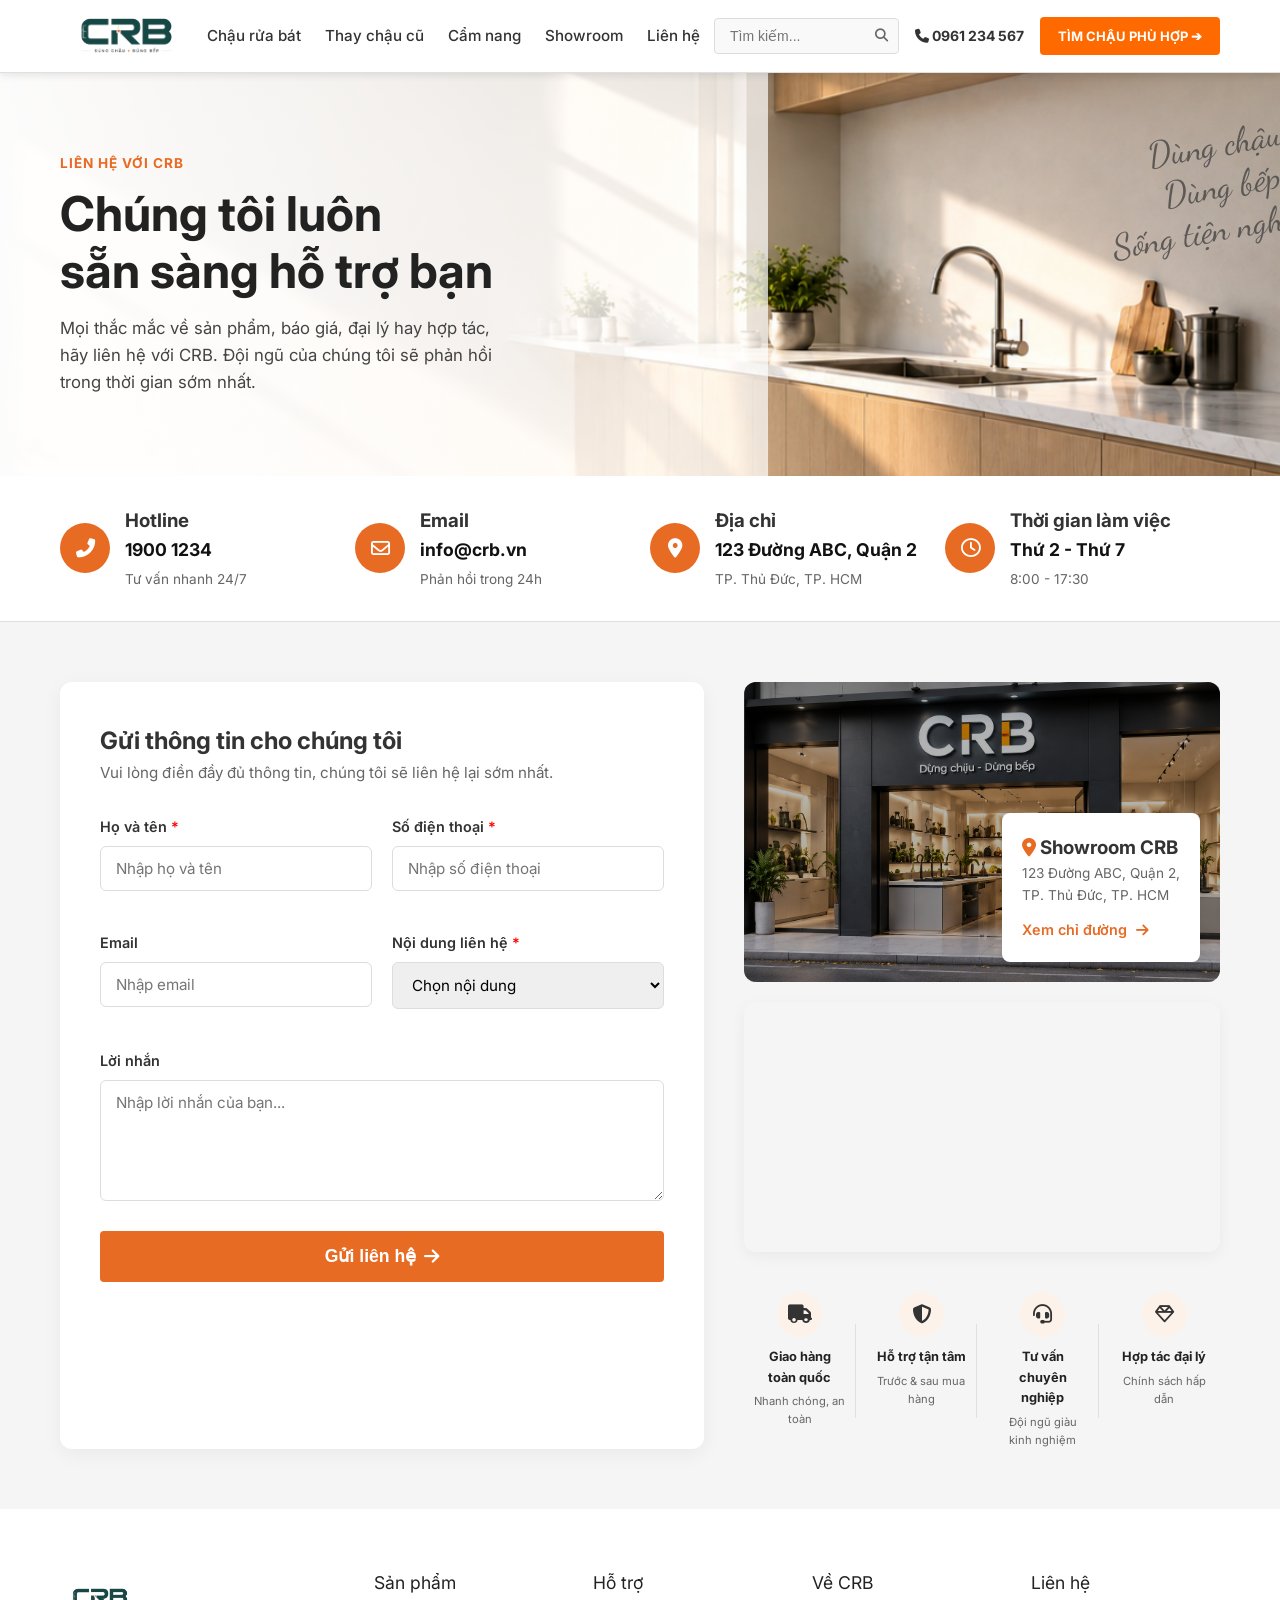
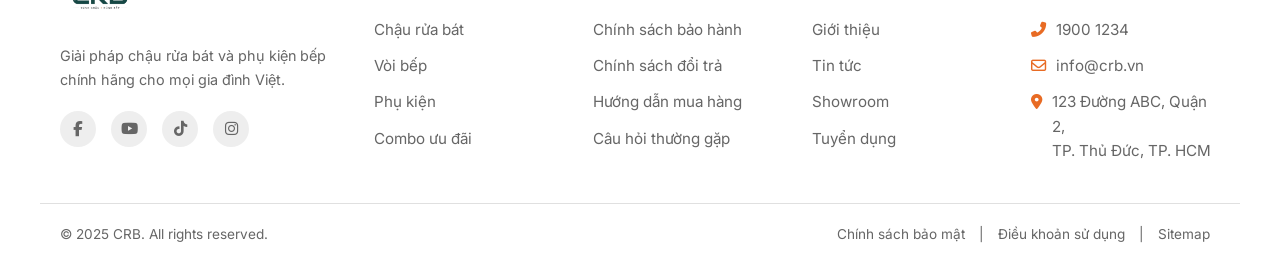
<file: html/Lienhe.html>
﻿<!DOCTYPE html>
<html lang="vi">

<head>
    <meta charset="UTF-8">
    <meta name="viewport" content="width=device-width, initial-scale=1.0">
    <title>CRB - Liên Hệ</title>
    <link rel="stylesheet" href="../css/Lienhe.css">
    <link href="https://fonts.googleapis.com/css2?family=Inter:wght@400;500;600;700;800&display=swap" rel="stylesheet">
    <link href="https://fonts.googleapis.com/css2?family=Dancing+Script:wght@400;700&display=swap" rel="stylesheet">
    <link rel="stylesheet" href="https://cdnjs.cloudflare.com/ajax/libs/font-awesome/6.4.0/css/all.min.css">

    <meta name="description"
        content="Liên hệ CRB qua Hotline 1900 1234. Đội ngũ chuyên gia luôn sẵn sàng hỗ trợ bạn chọn chậu rửa bát ưng ý. Xem địa chỉ hệ thống Showroom tại TP.HCM ngay!">
</head>

<body>

    <!-- Header -->
    <header class="header" id="header">
        <div class="container header-inner">
            <div class="logo">
                <a href="../index.html">
                    <img src="../images/logo.png" alt="CRB Logo" class="logo-img">
                </a>
            </div>

            <nav class="main-nav" id="main-nav">
                <div class="mobile-nav-header mobile-only">
                    <img src="../images/logo.png" alt="CRB" class="mobile-nav-logo">
                    <button class="mobile-nav-close" id="mobile-nav-close"><i class="fas fa-times"></i></button>
                </div>
                <ul class="nav-list">
                    <li><a href="../html/ChauRuaBat.html" class="nav-item">Chậu rửa bát</a></li>
                    <li><a href="../html/ChauRuaBat.html" class="nav-item">Thay chậu cũ</a></li>
                    <li><a href="../html/CamNang.html" class="nav-item">Cẩm nang</a></li>
                    <li><a href="../html/GioiThieu.html" class="nav-item">Showroom</a></li>
                    <li><a href="../html/Lienhe.html" class="nav-item">Liên hệ</a></li>
                </ul>
                <div class="mobile-nav-footer mobile-only">
                    <a href="tel:0961234567" class="mobile-hotline"><i class="fa-solid fa-phone"></i> 0961 234 567</a>
                    <a href="../index.html" class="btn-mobile-consult">Thử chậu phù hợp</a>
                </div>
            </nav>

            <div class="header-actions">
                <div class="search-box">
                    <input type="text" placeholder="Tìm kiếm...">
                    <button><i class="fas fa-search"></i></button>
                </div>
                <div class="hotline">
                    <i class="fa-solid fa-phone"></i>
                    <span><a href="tel:0961234567" class="contact-link">0961 234 567</a></span>
                </div>
                <a href="../index.html" class="btn-try-fit">TÌM CHẬU PHÙ HỢP ➔</a>
            </div>

            <button class="mobile-menu-btn" id="mobile-menu-btn">
                <i class="fa-solid fa-bars"></i>
            </button>
        </div>
        <div class="menu-overlay" id="menu-overlay"></div>
    </header>

    <!-- Hero Section -->
    <section class="contact-hero" style="background-image: url('../images/background.png');">
        <div class="container hero-container">
            <div class="hero-content">
                <span class="subtitle">LIÊN HỆ VỚI CRB</span>
                <h1>Chúng tôi luôn<br>sẵn sàng hỗ trợ bạn</h1>
                <p>Mọi thắc mắc về sản phẩm, báo giá, đại lý hay hợp tác,<br>hãy liên hệ với CRB. Đội ngũ của chúng tôi
                    sẽ phản hồi<br>trong thời gian sớm nhất.</p>
            </div>
            <div class="hero-watermark">
                Dùng chậu<br>Dùng bếp<br>Sống tiện nghi hơn
            </div>
        </div>
    </section>

    <!-- Contact Info Bar -->
    <section class="contact-info-bar">
        <div class="container info-bar-container">
            <div class="info-item">
                <div class="icon"><i class="fas fa-phone-alt"></i></div>
                <div class="text">
                    <h3>Hotline</h3>
                    <p class="highlight"><a href="tel:19001234" class="contact-link"
                            style="color: inherit; text-decoration: none; cursor: pointer;">1900 1234</a></p>
                    <span>Tư vấn nhanh 24/7</span>
                </div>
            </div>
            <div class="info-item">
                <div class="icon"><i class="far fa-envelope"></i></div>
                <div class="text">
                    <h3>Email</h3>
                    <p class="highlight"><a
                            href="mailto:info@crb.vn?subject=Y%C3%AAu%20c%E1%BA%A7u%20t%C6%B0%20v%E1%BA%A5n%20ch%E1%BB%8Dn%20ch%E1%BA%ADu%20r%E1%BB%ADa%20b%C3%A1t%20t%E1%BB%AB%20Website"
                            class="contact-link"
                            style="color: inherit; text-decoration: none; cursor: pointer;">info@crb.vn</a></p>
                    <span>Phản hồi trong 24h</span>
                </div>
            </div>
            <div class="info-item">
                <div class="icon"><i class="fas fa-map-marker-alt"></i></div>
                <div class="text">
                    <h3>Địa chỉ</h3>
                    <p class="highlight">123 Đường ABC, Quận 2</p>
                    <span>TP. Thủ Đức, TP. HCM</span>
                </div>
            </div>
            <div class="info-item">
                <div class="icon"><i class="far fa-clock"></i></div>
                <div class="text">
                    <h3>Thời gian làm việc</h3>
                    <p class="highlight">Thứ 2 - Thứ 7</p>
                    <span>8:00 - 17:30</span>
                </div>
            </div>
        </div>
    </section>

    <!-- Main Contact Form & Map -->
    <section class="contact-main">
        <div class="container main-container">
            <div class="contact-form-container">
                <h2>Gửi thông tin cho chúng tôi</h2>
                <p>Vui lòng điền đầy đủ thông tin, chúng tôi sẽ liên hệ lại sớm nhất.</p>
                <form class="contact-form">
                    <div class="form-row">
                        <div class="form-group">
                            <label>Họ và tên <span>*</span></label>
                            <input type="text" placeholder="Nhập họ và tên" required>
                        </div>
                        <div class="form-group">
                            <label>Số điện thoại <span>*</span></label>
                            <input type="tel" placeholder="Nhập số điện thoại" required>
                        </div>
                    </div>
                    <div class="form-row">
                        <div class="form-group">
                            <label>Email</label>
                            <input type="email" placeholder="Nhập email">
                        </div>
                        <div class="form-group">
                            <label>Nội dung liên hệ <span>*</span></label>
                            <select required>
                                <option value="" disabled selected>Chọn nội dung</option>
                                <option value="baogia">Nhận báo giá</option>
                                <option value="daily">Đăng ký đại lý</option>
                                <option value="baohanh">Bảo hành</option>
                                <option value="khac">Khác</option>
                            </select>
                        </div>
                    </div>
                    <div class="form-group">
                        <label>Lời nhắn</label>
                        <textarea rows="5" placeholder="Nhập lời nhắn của bạn..."></textarea>
                    </div>
                    <button type="submit" class="btn btn-primary btn-submit">Gửi liên hệ <i
                            class="fas fa-arrow-right"></i></button>
                </form>
            </div>

            <div class="contact-sidebar">
                <div class="showroom-card"
                    style="background-image: url('../images/ChatGPT_Image_16_15_54_22_thg_9_2026.png');">
                    <div class="showroom-info">
                        <h3><i class="fas fa-map-marker-alt" style="color: var(--primary-color);"></i> Showroom CRB</h3>
                        <p>123 Đường ABC, Quận 2,<br>TP. Thủ Đức, TP. HCM</p>
                        <a href="#" class="view-map-link">Xem chỉ đường <i class="fas fa-arrow-right"></i></a>
                    </div>
                </div>
                <div class="map-container">
                    <h2
                        style="position: absolute; width: 1px; height: 1px; padding: 0; margin: -1px; overflow: hidden; clip: rect(0, 0, 0, 0); white-space: nowrap; border-width: 0;">
                        Hệ thống Showroom trên toàn quốc</h2>
                    <iframe
                        src="https://www.google.com/maps/embed?pb=!1m18!1m12!1m3!1d3919.325247854612!2d106.73286707480509!3d10.78638148936306!2m3!1f0!2f0!3f0!3m2!1i1024!2i768!4f13.1!3m3!1m2!1s0x3175260173693fb5%3A0xc48c187d90610360!2sVincom%20Mega%20Mall%20Th%E1%BA%A3o%20%C4%90i%E1%BB%81n!5e0!3m2!1sen!2s!4v1700000000000!5m2!1sen!2s"
                        width="100%" height="250" style="border:0;" allowfullscreen="" loading="lazy"
                        referrerpolicy="no-referrer-when-downgrade"></iframe>
                </div>

                <div class="benefits-container sidebar-benefits">
                    <div class="benefit-item">
                        <div class="icon"><i class="fas fa-truck"></i></div>
                        <h3>Giao hàng toàn quốc</h3>
                        <p>Nhanh chóng, an toàn</p>
                    </div>
                    <div class="benefit-item">
                        <div class="icon"><i class="fas fa-shield-alt"></i></div>
                        <h3>Hỗ trợ tận tâm</h3>
                        <p>Trước & sau mua hàng</p>
                    </div>
                    <div class="benefit-item">
                        <div class="icon"><i class="fas fa-headset"></i></div>
                        <h3>Tư vấn chuyên nghiệp</h3>
                        <p>Đội ngũ giàu kinh nghiệm</p>
                    </div>
                    <div class="benefit-item">
                        <div class="icon"><i class="far fa-gem"></i></div>
                        <h3>Hợp tác đại lý</h3>
                        <p>Chính sách hấp dẫn</p>
                    </div>
                </div>
            </div>
        </div>
    </section>


    <!-- Footer -->
    <footer class="footer">
        <div class="container footer-top">
            <div class="footer-col brand-col">
                <img src="../images/logo.png" alt="CRB Logo" class="footer-logo" style="height: 60px;">
                <p>Giải pháp chậu rửa bát và phụ kiện bếp chính hãng cho mọi gia đình Việt.</p>
                <div class="social-links">
                    <a href="#"><i class="fab fa-facebook-f"></i></a>
                    <a href="#"><i class="fab fa-youtube"></i></a>
                    <a href="#"><i class="fab fa-tiktok"></i></a>
                    <a href="#"><i class="fab fa-instagram"></i></a>
                </div>
            </div>
            <div class="footer-col">
                <div class="footer-title">Sản phẩm</div>
                <ul>
                    <li><a href="#">Chậu rửa bát</a></li>
                    <li><a href="#">Vòi bếp</a></li>
                    <li><a href="#">Phụ kiện</a></li>
                    <li><a href="#">Combo ưu đãi</a></li>
                </ul>
            </div>
            <div class="footer-col">
                <div class="footer-title">Hỗ trợ</div>
                <ul>
                    <li><a href="#">Chính sách bảo hành</a></li>
                    <li><a href="#">Chính sách đổi trả</a></li>
                    <li><a href="#">Hướng dẫn mua hàng</a></li>
                    <li><a href="#">Câu hỏi thường gặp</a></li>
                </ul>
            </div>
            <div class="footer-col">
                <div class="footer-title">Về CRB</div>
                <ul>
                    <li><a href="GioiThieu.html">Giới thiệu</a></li>
                    <li><a href="CamNang.html">Tin tức</a></li>
                    <li><a href="#">Showroom</a></li>
                    <li><a href="#">Tuyển dụng</a></li>
                </ul>
            </div>
            <div class="footer-col contact-col">
                <div class="footer-title">Liên hệ</div>
                <ul>
                    <li><i class="fas fa-phone-alt"></i> <a href="tel:19001234" class="contact-link"
                            style="color: inherit; text-decoration: none; cursor: pointer;">1900 1234</a></li>
                    <li><i class="far fa-envelope"></i> <a
                            href="mailto:info@crb.vn?subject=Y%C3%AAu%20c%E1%BA%A7u%20t%C6%B0%20v%E1%BA%A5n%20ch%E1%BB%8Dn%20ch%E1%BA%ADu%20r%E1%BB%ADa%20b%C3%A1t%20t%E1%BB%AB%20Website"
                            class="contact-link"
                            style="color: inherit; text-decoration: none; cursor: pointer;">info@crb.vn</a></li>
                    <li><i class="fas fa-map-marker-alt"></i> 123 Đường ABC, Quận 2,<br>TP. Thủ Đức, TP. HCM</li>
                </ul>
            </div>
        </div>
        <div class="container footer-bottom">
            <div class="copyright">
                <p>&copy; 2025 CRB. All rights reserved.</p>
            </div>
            <div class="legal-links">
                <a href="#">Chính sách bảo mật</a> |
                <a href="#">Điều khoản sử dụng</a> |
                <a href="#">Sitemap</a>
            </div>
        </div>
        <button id="backToTop" class="back-to-top"><i class="fas fa-arrow-up"></i></button>
    </footer>

    <script src="../js/Lienhe.js"></script>
</body>

</html>
</file>
<file: css/CamNang.css>
﻿/* 1. CSS Variables & Reset */
:root {
  --primary: #1B5B6E;
  --primary-dark: #0d3a47;
  --accent: #E8711A;
  --accent-hover: #cf5e0e;
  --logo-red: #C8102E;
  --bg-light: #F5F7FA;
  --bg-section: #f9fafb;
  --text-dark: #1a1a1a;
  --text-gray: #6b7280;
  --border: #e5e7eb;
  --white: #ffffff;
  --success: #16a34a;
  --radius: 8px;
  --shadow: 0 2px 8px rgba(0, 0, 0, 0.08);
}

* {
  margin: 0;
  padding: 0;
  box-sizing: border-box;
}

html {
  scroll-behavior: smooth;
}

body {
  font-family: 'Inter', sans-serif;
  color: var(--text-dark);
  background: var(--white);
}

a {
  text-decoration: none;
  color: inherit;
}

ul {
  list-style: none;
}

img {
  max-width: 100%;
  display: block;
}

.container {
  max-width: 1200px;
  margin: 0 auto;
  padding: 0 20px;
}

/* 2. Header - sticky */
.header {
  position: sticky;
  top: 0;
  background: var(--white);
  box-shadow: var(--shadow);
  z-index: 100;
  height: 72px;
  display: flex;
  align-items: center;
}

.header-inner {
  display: flex;
  align-items: center;
  gap: 24px;
  height: 100%;
  width: 100%;
}

.logo {
  display: flex;
  align-items: center;
  flex-shrink: 0;
}

.logo-img {
  height: 44px;
  width: auto;
  display: block;
}

.nav-menu {
  flex: 1;
  padding: 0 2vw;
}
.nav-menu ul {
  display: flex;
  justify-content: space-evenly;
  gap: 16px;
}

.nav-menu a {
  font-size: 14px;
  font-weight: 500;
  color: var(--text-dark);
  transition: color 0.2s;
}

.nav-menu a:hover,
.nav-menu a.active {
  color: var(--accent);
}

.header-actions {
  display: flex;
  align-items: center;
  gap: 12px;
  margin-left: auto;
}

.search-toggle {
  background: none;
  border: none;
  cursor: pointer;
  color: var(--text-gray);
  font-size: 16px;
}

.btn-cta {
  background: var(--accent);
  color: var(--white);
  padding: 9px 18px;
  border-radius: var(--radius);
  font-weight: 600;
  font-size: 14px;
  transition: background 0.2s;
  white-space: nowrap;
}

.btn-cta:hover {
  background: var(--accent-hover);
}

.hamburger {
  display: none;
  background: none;
  border: none;
  font-size: 22px;
  color: var(--text-dark);
  cursor: pointer;
}

.header.scrolled {
  box-shadow: 0 4px 12px rgba(0, 0, 0, 0.12);
}

/* Mobile Nav */
.mobile-nav-overlay {
  position: fixed;
  inset: 0;
  background: rgba(0, 0, 0, 0.5);
  z-index: 200;
  opacity: 0;
  visibility: hidden;
  transition: all 0.3s ease;
  display: flex;
}

.mobile-nav-overlay.active {
  opacity: 1;
  visibility: visible;
}

.mobile-nav {
  background: var(--white);
  width: 280px;
  height: 100%;
  padding: 24px;
  display: flex;
  flex-direction: column;
  gap: 24px;
  transform: translateX(-100%);
  transition: transform 0.3s ease;
}

.mobile-nav-overlay.active .mobile-nav {
  transform: translateX(0);
}

.mobile-nav-header {
  display: flex;
        position: relative;
        z-index: 10000;
  justify-content: space-between;
  align-items: center;
}

.mobile-close {
  background: none;
  border: none;
  font-size: 22px;
  cursor: pointer;
}

.mobile-nav ul {
  display: flex;
  flex-direction: column;
  gap: 16px;
}

.mobile-nav a {
  font-size: 16px;
  font-weight: 500;
  padding: 8px 0;
  border-bottom: 1px solid var(--bg-light);
  display: block;
}

.mobile-nav a.active {
  color: var(--accent);
}

.btn-cta-mobile {
  background: var(--accent);
  color: var(--white);
  padding: 12px;
  text-align: center;
  border-radius: var(--radius);
  font-weight: 600;
  margin-top: 10px;
}

/* 3. Hero Banner */
.hero-banner {
  background: linear-gradient(to right, rgba(0, 0, 0, 0.85) 0%, rgba(0, 0, 0, 0.2) 60%, rgba(0, 0, 0, 0) 100%), url('../images/hero-bg.png') center/cover no-repeat;
  min-height: 340px;
  display: flex;
  align-items: center;
}

.hero-overlay {
  width: 100%;
  padding: 60px 0;
}

.hero-overlay .container {
  display: flex;
  flex-direction: column;
  gap: 12px;
}

.hero-label {
  text-transform: uppercase;
  font-size: 12px;
  font-weight: 700;
  color: var(--accent);
  letter-spacing: 2px;
}

.hero-title {
  font-size: 42px;
  font-weight: 800;
  color: var(--white);
  line-height: 1.15;
  text-shadow: 0 2px 4px rgba(0, 0, 0, 0.3);
}

.hero-sub {
  font-size: 16px;
  color: rgba(255, 255, 255, 0.9);
  max-width: 520px;
  text-shadow: 0 1px 3px rgba(0, 0, 0, 0.3);
}

.hero-search {
  display: flex;
  align-items: center;
  max-width: 480px;
  background: var(--white);
  border-radius: 6px;
  padding: 6px 6px 6px 20px;
  margin-top: 24px;
  box-shadow: 0 4px 12px rgba(0, 0, 0, 0.1);
}

.hero-search .search-icon {
  color: var(--text-gray);
  margin-right: 12px;
  font-size: 18px;
  display: flex;
  align-items: center;
}

.hero-search input {
  flex: 1;
  border: none;
  outline: none;
  font-family: 'Inter', sans-serif;
  font-size: 15px;
  color: var(--text-dark);
  background: transparent;
  display: flex;
  align-items: center;
}

.hero-search button {
  background: var(--accent);
  border: none;
  color: var(--white);
  width: 44px;
  height: 44px;
  border-radius: 4px;
  cursor: pointer;
  display: flex;
  align-items: center;
  justify-content: center;
  font-size: 18px;
  transition: background 0.2s;
  flex-shrink: 0;
}

.hero-search button:hover {
  background: var(--accent-hover);
}

/* 4. Category Tabs */
.category-section {
  background: var(--white);
  border-bottom: 1px solid var(--border);
  padding: 16px 0;
}

.category-tabs {
  display: flex;
  flex-direction: row;
  gap: 12px;
  overflow-x: auto;
  scrollbar-width: none;
}

.category-tabs::-webkit-scrollbar {
  display: none;
}

.cat-tab {
  background: #f5f5f5;
  border: none;
  border-radius: 8px;
  padding: 8px 16px;
  font-size: 14px;
  font-weight: 500;
  color: var(--text-dark);
  cursor: pointer;
  white-space: nowrap;
  transition: all 0.2s ease;
  font-family: 'Inter', sans-serif;
  flex-shrink: 0;
  text-align: center;
}

.cat-tab:hover {
  background: #e5e5e5;
}

.cat-tab.active {
  background: var(--accent);
  color: var(--white);
}

.cat-tab.active:hover {
  background: var(--accent-hover);
}

/* 5. Main Content */
.main-content {
  padding-top: 40px;
  padding-bottom: 30px;
}

.section-title {
  font-size: 24px;
  font-weight: 700;
  color: var(--text-dark);
  margin-bottom: 0;
}

/* 6. Layout Grid (Main + Sidebar) */
.layout-grid {
  display: grid;
  grid-template-columns: 1fr 280px;
  gap: 24px;
  align-items: flex-start;
}

.articles-column {
  display: flex;
  flex-direction: column;
  gap: 20px;
}

.featured-grid {
  display: grid;
  grid-template-columns: repeat(2, 1fr);
  gap: 24px;
}

.sidebar-column {
  display: flex;
  flex-direction: column;
  gap: 24px;
}

/* 7. Post Card (featured) */
.featured-post {
  display: flex;
  flex-direction: column;
  height: 100%;
}

.post-img-wrap {
  position: relative;
  border-radius: var(--radius);
  overflow: hidden;
  background: var(--bg-light);
  aspect-ratio: 16/9;
}

.post-img-wrap img {
  width: 100%;
  height: 100%;
  object-fit: cover;
  border-radius: var(--radius);
  transition: transform 0.3s;
}

.featured-post:hover .post-img-wrap img {
  transform: scale(1.03);
}

.img-badge {
  position: absolute;
  bottom: 12px;
  left: 12px;
  background: rgba(0, 0, 0, 0.6);
  color: var(--white);
  padding: 4px 10px;
  border-radius: 4px;
  font-size: 13px;
  font-weight: 600;
}

.compare-badge {
  position: absolute;
  inset: 0;
  display: flex;
  align-items: center;
  justify-content: center;
  background: rgba(0, 0, 0, 0.35);
  color: var(--white);
  font-size: 16px;
  font-weight: 700;
}

.post-info {
  display: flex;
  flex-direction: column;
  gap: 6px;
  flex: 1;
  padding: 12px 16px 16px;
}

.post-cat {
  font-size: 11px;
  font-weight: 700;
  text-transform: uppercase;
  color: var(--accent);
  letter-spacing: 1px;
}

.post-title {
  font-size: 17px;
  font-weight: 700;
  color: var(--text-dark);
  line-height: 1.4;
  display: -webkit-box;
  -webkit-line-clamp: 2;
  line-clamp: 2;
  -webkit-box-orient: vertical;
  overflow: hidden;
}

.post-title:hover {
  color: var(--accent);
}

.featured-large .post-title {
  font-size: 20px;
}

.post-excerpt {
  font-size: 14px;
  color: var(--text-gray);
  line-height: 1.6;
  display: -webkit-box;
  -webkit-line-clamp: 2;
  line-clamp: 2;
  -webkit-box-orient: vertical;
  overflow: hidden;
}

.post-date {
  font-size: 12px;
  color: var(--text-gray);
  display: flex;
  align-items: center;
  gap: 6px;
  margin-top: 10px;
}

/* 8. Sidebar CTA Card */
.sidebar-cta-card {
  background: #FFF4EC;
  border-radius: 12px;
  padding: 24px;
  margin-bottom: 32px;
  display: flex;
  flex-direction: column;
  gap: 10px;
}

.cta-card-icon {
  font-size: 32px;
  color: var(--accent);
}

.sidebar-cta-card h3 {
  font-size: 16px;
  font-weight: 700;
  color: var(--text-dark);
  line-height: 1.4;
}

.sidebar-cta-card p {
  font-size: 13px;
  color: var(--text-gray);
  line-height: 1.6;
}

.btn-accent-outline {
  display: inline-flex;
  align-items: center;
  gap: 6px;
  background: var(--accent);
  color: var(--white);
  padding: 10px 18px;
  border-radius: var(--radius);
  font-weight: 600;
  font-size: 14px;
  transition: background 0.2s;
  width: fit-content;
  margin-top: 4px;
}

.btn-accent-outline:hover {
  background: var(--accent-hover);
}

/* 9. Popular Posts */
.sidebar-heading {
  font-size: 16px;
  font-weight: 700;
  color: var(--text-dark);
  margin-bottom: 16px;
}

.popular-posts {
  padding: 20px 0;
}

.popular-list {
  display: flex;
  flex-direction: column;
  gap: 16px;
  list-style: none;
}

.popular-list li {
  display: flex;
  align-items: center;
  gap: 12px;
}

.pop-num {
  font-size: 28px;
  font-weight: 300;
  color: var(--text-gray);
  flex-shrink: 0;
  width: 32px;
  text-align: left;
}

.pop-thumb {
  width: 60px;
  height: 60px;
  aspect-ratio: 1 / 1;
  object-fit: cover;
  border-radius: 8px;
  flex-shrink: 0;
}

.popular-list a {
  flex: 1;
  font-size: 13px;
  font-weight: 500;
  color: var(--text-dark);
  line-height: 1.5;
  transition: color 0.2s;
  display: -webkit-box;
  -webkit-line-clamp: 2;
  line-clamp: 2;
  -webkit-box-orient: vertical;
  overflow: hidden;
}

.popular-list a:hover {
  color: var(--accent);
}

/* 10. Articles Grid */
.article-rows {
  display: grid;
  grid-template-columns: repeat(2, 1fr);
  row-gap: 32px;
  column-gap: 24px;
}

.article-card {
  display: flex;
  flex-direction: column;
  height: 100%;
}

/* 11. Sidebar Email */

.email-subscribe-box {
  background: #fff8f0;
  border-radius: 12px;
  padding: 24px;
  display: flex;
  flex-direction: column;
  gap: 16px;
}

.email-icon {
  font-size: 32px;
  color: var(--accent);
  width: 32px;
  height: 32px;
  display: flex;
  align-items: center;
  justify-content: center;
}

.email-subscribe-box h3 {
  font-size: 18px;
  font-weight: 700;
  color: var(--text-dark);
}

.email-subscribe-box p {
  font-size: 14px;
  color: #64748B;
  line-height: 1.5;
}

.email-form {
  display: flex;
  flex-direction: row;
  flex-wrap: nowrap;
  height: 48px;
  width: 100%;
}

.email-form input {
  flex: 1;
  min-width: 0;
  width: 100%;
  border: 1px solid #e2e8f0;
  border-right: none;
  border-radius: 8px 0 0 8px;
  outline: none;
  padding: 0 16px;
  font-family: 'Inter', sans-serif;
  font-size: 14px;
  background: var(--white);
  color: var(--text-dark);
}

.email-form input::placeholder {
  color: #94a3b8;
}

.email-form button {
  background: var(--accent);
  color: var(--white);
  border: none;
  border-radius: 0 8px 8px 0;
  padding: 0 20px;
  cursor: pointer;
  font-size: 16px;
  transition: background 0.2s;
  display: flex;
  align-items: center;
  justify-content: center;
}

.email-form button:hover {
  background: var(--accent-hover);
}

/* 12. Pagination */
.pagination {
  display: flex;
  align-items: center;
  justify-content: center;
  gap: 8px;
  padding: 25px 0 0px;
}

.page-btn {
  background: var(--white);
  border: 1px solid var(--border);
  border-radius: 6px;
  width: 40px;
  height: 40px;
  display: flex;
  align-items: center;
  justify-content: center;
  cursor: pointer;
  font-size: 14px;
  font-weight: 500;
  font-family: 'Inter', sans-serif;
  transition: all 0.2s;
}

.page-btn:hover {
  border-color: var(--accent);
  color: var(--accent);
}

.page-btn.active {
  background: var(--accent);
  border-color: var(--accent);
  color: var(--white);
}

.page-dots {
  font-size: 14px;
  color: var(--text-gray);
  padding: 0 4px;
}

.page-next {
  width: auto;
  padding: 0 14px;
}

/* 13. Footer */
.footer {
  background: #f9f9f9;
  color: var(--text-dark);
  padding: 64px 0 0;
  margin-top: 0px;
}

.footer-inner {
  display: grid;
  grid-template-columns: 2fr 1fr 1fr 1fr 1.5fr;
  gap: 32px;
  margin-bottom: 40px;
}

.brand-slogan {
  font-size: 14px;
  font-weight: 600;
  color: var(--text-dark);
  margin-bottom: 8px;
}

.footer-logo-link {
  display: inline-block;
  margin-bottom: 8px;
}

.footer-logo-img {
  height: 48px;
  width: auto;
}

.footer-desc {
  font-size: 13px;
  color: var(--text-gray);
  line-height: 1.6;
  margin-bottom: 24px;
}

.social-icons {
  display: flex;
  gap: 12px;
}

.social-icons a {
  display: flex;
  align-items: center;
  justify-content: center;
  width: 36px;
  height: 36px;
  border: 1px solid #e5e7eb;
  background: var(--white);
  border-radius: 50%;
  color: var(--text-gray);
  font-size: 15px;
  transition: all 0.2s;
}

.social-icons a:hover {
  background: var(--accent);
  color: var(--white);
  border-color: var(--accent);
}

.footer-col .footer-title {
  font-size: 16px;
  font-weight: 700;
  color: var(--text-dark);
  margin-bottom: 20px;
}

.footer-col ul {
  display: flex;
  flex-direction: column;
  gap: 14px;
}

.footer-col ul a,
.address-text {
  font-size: 14px;
  color: var(--text-gray);
  transition: color 0.2s;
  display: flex;
  align-items: flex-start;
  gap: 8px;
  line-height: 1.5;
}

.footer-col ul a:hover {
  color: var(--accent);
}

.footer-col ul i {
  margin-top: 3px;
  width: 16px;
  text-align: center;
}

.hotline-link {
  color: var(--accent) !important;
  font-weight: 600;
}

.footer-bottom {
  display: flex;
  justify-content: space-between;
  align-items: center;
  flex-wrap: wrap;
  gap: 16px;
  border-top: 1px solid #eaeaea;
  padding: 24px 0;
}

.copyright {
  font-size: 13px;
  color: var(--text-gray);
}

.footer-links {
  display: flex;
  align-items: center;
  gap: 12px;
}

.footer-links a {
  font-size: 13px;
  color: var(--text-gray);
  transition: color 0.2s;
}

.footer-links a:hover {
  color: var(--accent);
}

.footer-links .separator {
  color: #d1d5db;
  font-size: 12px;
}

/* 14. Back to top */
.back-to-top {
  position: fixed;
  bottom: 24px;
  right: 24px;
  background: var(--primary);
  color: var(--white);
  border: none;
  width: 44px;
  height: 44px;
  border-radius: 50%;
  cursor: pointer;
  font-size: 16px;
  display: flex;
  align-items: center;
  justify-content: center;
  box-shadow: 0 4px 12px rgba(0, 0, 0, 0.15);
  opacity: 0;
  visibility: hidden;
  transition: all 0.3s;
  z-index: 50;
}

.back-to-top.show {
  opacity: 1;
  visibility: visible;
}

.back-to-top:hover {
  background: var(--accent);
}

/* 15. Responsive - Tablet ≤1024px */
@media (max-width: 1024px) {
  .nav-menu {
    display: none;
  }

  .hamburger {
    display: block;
  }

  .btn-cta {
    display: none;
  }

  .hero-title {
    font-size: 32px;
  }

  .layout-grid {
    grid-template-columns: 1fr;
  }

  .featured-grid {
    display: flex;
    flex-direction: column;
    gap: 24px;
  }

  .sidebar-column {
    flex-direction: row;
    flex-wrap: wrap;
  }
}

/* 16. Responsive - Mobile ≤768px */
@media (max-width: 768px) {
  .hero-title {
    font-size: 26px;
  }

  .hero-sub {
    font-size: 14px;
  }

  .hero-banner {
    min-height: 220px;
  }

  .layout-grid {
    grid-template-columns: 1fr;
  }

  .featured-grid {
    display: flex;
    flex-direction: column;
    gap: 24px;
  }

  .sidebar-column {
    flex-direction: column;
  }

  .sidebar-cta-card,
  .popular-posts {
    flex: 0 0 100%;
  }

  .article-rows {
    display: flex;
    flex-direction: column;
    gap: 24px;
  }

  .footer-inner {
    grid-template-columns: 1fr;
    gap: 32px;
  }

  .footer-col a,
  .address-text {
    padding: 4px 0;
    /* Increase touch target area */
  }

  .footer-bottom {
    flex-direction: column;
    text-align: center;
    justify-content: center;
  }

  .section-title {
    font-size: 20px;
  }

  .main-content {
    padding-top: 24px;
    padding-bottom: 0;
  }

  .footer {
    margin-top: 32px;
  }
}

/* 17. Mobile small ≤480px */
@media (max-width: 480px) {
  .hero-title {
    font-size: 22px;
  }

  .category-tabs {
    gap: 6px;
  }

  .cat-tab {
    padding: 5px 12px;
    font-size: 13px;
  }

  .pagination {
    gap: 4px;
  }

  .page-btn {
    width: 34px;
    height: 34px;
    font-size: 13px;
  }
}
/* --- CSS ĐỂ LÀM TOÀN BỘ BOX CLICK ĐƯỢC (THẺ A FULL BOX) --- */
.product-card, .article-card, .featured-post {
  position: relative;
}
.product-card a::after, .article-card a::after, .featured-post a::after {
  content: "";
  position: absolute;
  top: 0;
  right: 0;
  bottom: 0;
  left: 0;
  z-index: 10;
}

/* Contact links hover state */
.contact-link:hover {
  text-decoration: underline !important;
  opacity: 0.8;
}
/* ============================================================== */
/* STANDARDIZED HEADER & MOBILE MENU CSS (ADDED BY AI)            */
/* ============================================================== */

/* DESKTOP LAYOUT (Default) */
.header {
    background-color: #fff;
    box-shadow: 0 2px 8px rgba(0,0,0,0.1);
    position: sticky;
    top: 0;
    z-index: 1000;
    width: 100%;
}

.header-inner {
    display: flex;
    justify-content: space-between;
    align-items: center;
    height: 72px;
}

.logo-img {
    height: 50px;
    width: auto;
}

.main-nav {
    display: flex;
    align-items: center;
}

.nav-list {
    display: flex;
    gap: 24px;
    list-style: none;
    margin: 0;
    padding: 0;
}

.nav-item {
    text-decoration: none;
    color: #333;
    font-weight: 500;
    font-size: 16px;
}

.header-actions {
    display: flex;
    align-items: center;
    gap: 16px;
}

.mobile-menu-btn {
    display: none; /* Hidden on desktop */
    background: none;
    border: none;
    font-size: 24px;
    cursor: pointer;
    color: #0d3b45;
}

.mobile-only {
    display: none;
}

.menu-overlay {
    display: none;
    position: fixed;
    top: 0;
    left: 0;
    width: 100vw;
    height: 100vh;
    background: rgba(0,0,0,0.5);
    z-index: 9998;
    opacity: 0;
    transition: opacity 0.3s ease;
}

.menu-overlay.menu-active {
    display: block;
    opacity: 1;
}

/* MOBILE LAYOUT */
@media (max-width: 1024px) {
    .header-inner {
        width: 100%;
        padding: 10px 16px;
        height: auto;
        flex-wrap: nowrap !important; /* Ensure it stays on one line */
    }

    /* Hide desktop actions */
    .header-actions {
        display: none !important;
    }

    /* Show mobile menu button */
    .mobile-menu-btn {
        display: block;
        position: relative;
        z-index: 9999;
    }

    /* Standardize mobile Sidebar Menu */
    .main-nav {
        position: fixed;
        top: 0;
        left: 0;
        width: 280px;
        display: flex;
        height: 100vh;
        background: #fff;
        z-index: 9999;
        flex-direction: column;
        align-items: flex-start;
        padding: 0;
        transform: translateX(-100%);
        transition: transform 0.3s ease-in-out;
        box-shadow: 2px 0 8px rgba(0,0,0,0.1);
        overflow-y: auto;
    }

    /* Active state for Sidebar */
    .main-nav.menu-active {
        transform: translateX(0);
    }

    .mobile-only {
        display: flex !important;
    }

    .nav-list {
        flex-direction: column;
        width: 100%;
        gap: 0;
    }

    .nav-list li {
        width: 100%;
        border-bottom: 1px solid #eee;
    }

    .nav-list .nav-item {
        display: block;
        padding: 16px 20px;
        width: 100%;
    }

    .mobile-nav-header {
        width: 100%;
        display: flex;
        justify-content: space-between;
        align-items: center;
        padding: 16px 20px;
        border-bottom: 1px solid #eee;
    }

    .mobile-nav-logo {
        height: 40px;
    }

    .mobile-nav-close {
        background: none;
        border: none;
        font-size: 24px;
        cursor: pointer;
        color: #333;
    }

    .mobile-nav-footer {
        flex-direction: column;
        width: 100%;
        padding: 20px;
        gap: 12px;
        margin-top: auto;
    }

    .btn-mobile-consult {
        display: block;
        text-align: center;
        background: #ff6a00;
        color: #fff;
        padding: 12px;
        border-radius: 8px;
        text-decoration: none;
        font-weight: bold;
    }
    
    .mobile-hotline {
        display: block;
        text-align: center;
        color: #0d3b45;
        text-decoration: none;
        font-weight: bold;
        font-size: 16px;
    }
}

/* DESKTOP ACTIONS STANDARDIZATION (ADDED BY AI) */
.header-actions {
    display: flex;
    align-items: center;
    gap: 16px;
}
.search-box {
    display: flex;
    align-items: center;
    border: 1px solid #ddd;
    border-radius: 4px;
    padding: 4px 10px;
    background: #f9f9f9;
}
.search-box input {
    border: none;
    outline: none;
    background: transparent;
    padding: 5px;
    font-size: 14px;
    width: 150px;
}
.search-box button {
    background: none;
    border: none;
    cursor: pointer;
    color: #666;
}
.btn-try-fit {
    background-color: #ff6a00;
    color: #fff;
    padding: 9px 18px;
    border-radius: 4px;
    font-weight: 700;
    font-size: 13px;
    text-decoration: none;
    transition: background 0.2s;
    white-space: nowrap;
}
.btn-try-fit:hover {
    background-color: #e65c00;
}
.hotline {
    white-space: nowrap;
    font-weight: 700;
    color: #333;
    font-size: 14px;
}
.hotline a {
    color: inherit;
    text-decoration: none;
}
.nav-item:hover, .nav-item.active {
    color: #ff6a00;
}
</file>
<file: css/ChauRuaBat.css>
/* 1. CSS Variables & Reset */
:root {
  --primary: #1B5B6E;
  /* Dark teal - màu chủ đạo CRB */
  --primary-dark: #0d3a47;
  /* Teal tối hơn cho FitMatch box */
  --accent: #E8711A;
  /* Cam CRB */
  --accent-hover: #cf5e0e;
  --logo-red: #C8102E;
  /* Đỏ logo CRB */
  --bg-light: #F5F7FA;
  --bg-section: #f9fafb;
  --text-dark: #1a1a1a;
  --text-gray: #6b7280;
  --border: #e5e7eb;
  --white: #ffffff;
  --price-red: #DC2626;
  --price-old: #9ca3af;
  --success: #16a34a;
  --radius: 8px;
  --shadow: 0 2px 8px rgba(0, 0, 0, 0.08);
}

* {
  margin: 0;
  padding: 0;
  box-sizing: border-box;
}

html {
  scroll-behavior: smooth;
}

body {
  font-family: 'Inter', sans-serif;
  color: var(--text-dark);
  background: var(--white);
}

a {
  text-decoration: none;
  color: inherit;
}

ul {
  list-style: none;
}

img {
  max-width: 100%;
  display: block;
}

.container {
  max-width: 1280px;
  margin: 0 auto;
  padding: 0 20px;
  width: 100%;
}

/* 2. Header */
.header {
  display: flex;
  flex-direction: row;
  position: sticky;
  top: 0;
  background: var(--white);
  box-shadow: var(--shadow);
  z-index: 100;
  height: 72px;
}

.header-inner {
  display: flex;
  align-items: center;
  justify-content: space-between;
  gap: 16px;
  height: 100%;
}

.logo {
  display: flex;
  align-items: center;
  flex-shrink: 0;
}

.logo-img {
  height: 90px;
  width: auto;
  display: block;
}

.footer-logo-link {
  display: inline-block;
}

.footer-logo-img {
  height: 72px;
  width: auto;
  display: block;
  background: var(--white);
  border-radius: 6px;
  padding: 6px 10px;
}

.nav-menu ul {
  display: flex;
  gap: 24px;
  align-items: center;
}

.nav-menu a {
  font-weight: 500;
  font-size: 15px;
  color: var(--text-dark);
  transition: color 0.2s;
}

.nav-menu a:hover,
.nav-menu a.active {
  color: var(--primary);
}

.header-search {
  display: flex;
  align-items: center;
  flex: 1;
  max-width: 320px;
  background: var(--bg-light);
  border-radius: 4px;
  padding: 0 12px;
  height: 38px;
  border: 1px solid var(--border);
}

.header-search input {
  flex: 1;
  border: none;
  background: transparent;
  outline: none;
  font-family: inherit;
  font-size: 14px;
}

.header-search button {
  background: none;
  border: none;
  color: var(--text-gray);
  cursor: pointer;
}

.header-actions {
  display: flex;
  align-items: center;
  gap: 16px;
}

.hotline {
  white-space: nowrap;
  display: flex;
  align-items: center;
  gap: 8px;
  color: var(--text-dark);
  font-weight: 700;
  font-size: 15px;
}

.btn-consult {
  background: var(--accent);
  color: var(--white);
  padding: 10px 20px;
  border-radius: var(--radius);
  font-weight: 600;
  font-size: 14px;
  transition: background 0.2s;
  white-space: nowrap;
}

.btn-consult:hover {
  background: var(--accent-hover);
}

.hamburger {
  display: none;
  background: none;
  border: none;
  font-size: 24px;
  color: var(--text-dark);
  cursor: pointer;
}

.header.scrolled {
  box-shadow: 0 4px 12px rgba(0, 0, 0, 0.1);
}

/* Mobile Menu Overlay */
.mobile-nav-overlay {
  display: none;
  position: fixed;
  top: 0;
  left: 0;
  width: 100%;
  height: 100%;
  background: rgba(0, 0, 0, 0.5);
  z-index: 200;
  flex-direction: column;
}

.mobile-nav-overlay.active {
  display: flex;
}

.mobile-nav {
  background: var(--white);
  width: 80%;
  max-width: 300px;
  height: 100%;
  padding: 20px;
  display: flex;
  flex-direction: column;
  gap: 24px;
  animation: slideIn 0.3s forwards;
}

@keyframes slideIn {
  from {
    transform: translateX(-100%);
  }

  to {
    transform: translateX(0);
  }
}

.mobile-nav-header {
  display: flex;
        position: relative;
        z-index: 10000;
  justify-content: space-between;
  align-items: center;
}

.mobile-close {
  background: none;
  border: none;
  font-size: 24px;
  cursor: pointer;
  color: var(--text-dark);
}

.mobile-nav ul {
  display: flex;
  flex-direction: column;
  gap: 16px;
}

.mobile-nav a {
  font-size: 16px;
  font-weight: 600;
  display: block;
  padding: 8px 0;
  border-bottom: 1px solid var(--bg-light);
}

.btn-consult-mobile {
  background: var(--accent);
  color: var(--white);
  padding: 12px;
  text-align: center;
  border-radius: var(--radius);
  font-weight: 600;
  margin-top: auto;
}

/* 3. Breadcrumb */
.breadcrumb {
  display: flex;
  align-items: center;
  gap: 10px;
  font-size: 14px;
  font-weight: 500;
  color: var(--text-gray);
  padding: 16px 0;
}

.breadcrumb-link {
  color: var(--text-gray);
  text-decoration: none;
  display: flex;
  align-items: center;
  gap: 6px;
  transition: color 0.2s ease;
}

.breadcrumb-link i {
  font-size: 13px;
  color: var(--primary);
}

.breadcrumb-link:hover {
  color: var(--primary);
}

.breadcrumb-separator {
  font-size: 10px;
  color: #9ca3af;
}

.breadcrumb-current {
  color: var(--primary-dark);
  font-weight: 700;
}

/* 4. Page Hero */
.hero-wrapper {
  background: linear-gradient(to right, rgba(255, 255, 255, 1) 0%, rgba(255, 255, 255, 0.95) 45%, rgba(255, 255, 255, 0) 75%), url('../images/hero-bg.png') no-repeat center right / cover;
  width: 100%;
  border-bottom: 1px solid var(--border);
}

.page-hero {
  background: linear-gradient(90deg, rgba(255,255,255,1) 0%, rgba(255,255,255,0.95) 45%, rgba(255,255,255,0) 75%), url('../images/hero-bg.png');
  background-size: cover;
  background-position: right center;
  background-repeat: no-repeat;
  width: 100%;
}

.page-hero-inner {
  display: flex;
  justify-content: space-between;
  align-items: center;
  gap: 40px;
  width: 100%;
  max-width: 1200px;
  margin: 0 auto;
  padding: 40px 20px;
}

.hero-left {
  flex: 1;
  max-width: 65%;
  display: flex;
  flex-direction: column;
  gap: 12px;
}

.hero-left h1 {
  font-size: 48px;
  font-weight: 800;
  color: #0d3b45;
  line-height: 1.1;
  margin-bottom: 8px;
}

@media (max-width: 768px) {
  .hero-left h1 {
    font-size: 32px;
  }
}

.hero-left p {
  font-size: 16px;
  color: #4a5568;
  max-width: 90%;
}

.hero-badges {
  display: flex;
  gap: 28px;
  align-items: center;
  flex-wrap: wrap;
  margin-top: 24px;
}

.badge {
  display: flex;
  align-items: center;
  gap: 12px;
}

.icon-circle {
  width: 44px;
  height: 44px;
  background-color: #0d3b45;
  color: #ffffff;
  border-radius: 50%;
  display: flex;
  justify-content: center;
  align-items: center;
  font-size: 18px;
  flex-shrink: 0;
}

.icon-circle i {
  color: #ffffff;
  font-size: 18px;
}

.badge-text {
  display: flex;
  flex-direction: column;
}

.badge-text strong {
  font-weight: 700;
  color: #0d3b45;
  font-size: 14px;
}

.badge-text span {
  color: #6b7280;
  font-size: 12px;
}

.hero-right {
  width: 100%;
  max-width: 350px;
  flex-shrink: 0;
  background: #ffffff;
  border-radius: 12px;
  box-shadow: 0 4px 20px rgba(0,0,0,0.08);
  padding: 28px;
  display: flex;
  flex-direction: column;
  gap: 16px;
}

.fitmatch-box h2 {
  font-size: 28px;
  font-weight: 800;
  margin-bottom: 16px;
  color: var(--primary-dark);
}

.fitmatch-box .ai-badge {
  display: inline-block;
  background: linear-gradient(135deg, var(--primary-dark), var(--primary));
  color: white;
  font-size: 13px;
  padding: 4px 10px;
  border-radius: 6px;
  margin-left: 6px;
  vertical-align: middle;
  font-weight: 800;
  letter-spacing: 0.5px;
}

.fitmatch-box p {
  font-size: 16px;
  color: var(--text-gray);
  line-height: 1.6;
  margin-bottom: 28px;
}

.btn-fitmatch {
  background-color: #ff6a00;
  color: #ffffff;
  width: 100%;
  text-align: center;
  padding: 14px 0;
  border-radius: 6px;
  font-weight: bold;
  font-size: 15px;
  border: none;
  display: block;
  text-decoration: none;
  cursor: pointer;
  transition: all 0.3s ease;
}

.btn-fitmatch:hover {
  background: var(--accent-hover);
  box-shadow: 0 8px 24px rgba(232, 113, 26, 0.4);
  transform: translateY(-2px);
}


/* 5. Filter Bar */
.filter-bar {
  display: flex;
  align-items: center;
  gap: 12px;
  padding: 12px 0;
  border-top: 1px solid var(--border);
  border-bottom: 1px solid var(--border);
  flex-wrap: wrap;
  position: relative;
  z-index: 50;
}

.filter-bar::-webkit-scrollbar {
  display: none;
}

.filter-item {
  position: relative;
  display: flex;
  align-items: center;
  gap: 8px;
  background: white;
  border: 1px solid var(--border);
  border-radius: var(--radius);
  padding: 8px 12px;
  min-width: 140px;
  cursor: pointer;
  transition: border-color 0.2s, box-shadow 0.2s;
  flex-shrink: 0;
}

.filter-item:hover {
  border-color: var(--primary);
}

.filter-icon {
  color: var(--primary-dark);
  font-size: 16px;
  display: flex;
  align-items: center;
  justify-content: center;
  width: 24px;
}

.filter-text {
  display: flex;
  flex-direction: column;
  gap: 2px;
  flex: 1;
}

.filter-label {
  font-size: 11px;
  color: var(--text-gray);
  line-height: 1;
}

.filter-value {
  font-size: 13px;
  font-weight: 700;
  color: var(--primary-dark);
  line-height: 1.2;
}

.filter-arrow {
  font-size: 12px;
  color: var(--text-gray);
  margin-left: 4px;
}

.filter-item select {
  display: none;
}

.custom-dropdown-list {
  position: absolute;
  top: calc(100% + 8px);
  left: 0;
  width: 100%;
  min-width: 160px;
  background: white;
  border-radius: 8px;
  box-shadow: 0 10px 30px rgba(0, 0, 0, 0.1);
  border: 1px solid var(--border);
  z-index: 100;
  opacity: 0;
  visibility: hidden;
  transform: translateY(10px);
  transition: all 0.3s ease;
  overflow: hidden;
  padding: 8px 0;
}

.filter-item.dropdown-open .custom-dropdown-list {
  opacity: 1;
  visibility: visible;
  transform: translateY(0);
}

.custom-dropdown-option {
  padding: 10px 16px;
  font-size: 14px;
  color: var(--text-dark);
  cursor: pointer;
  transition: background 0.2s, color 0.2s;
}

.custom-dropdown-option:hover {
  background: var(--light-bg);
  color: var(--primary);
}

.custom-dropdown-option.selected {
  background: #f0f7ff;
  color: var(--primary-dark);
  font-weight: 600;
}

.filter-item.dropdown-open .filter-arrow {
  transform: rotate(180deg);
}

.filter-arrow {
  transition: transform 0.3s ease;
}

.filter-item.sort-item {
  margin-left: auto;
}


/* 6. Active Filters */
.active-filters {
  display: flex;
  align-items: center;
  flex-wrap: wrap;
  gap: 8px;
  padding: 12px 0;
}

.filter-label {
  font-size: 14px;
  font-weight: 600;
  margin-right: 8px;
  color: var(--text-dark);
}

.filter-tag {
  display: flex;
  align-items: center;
  gap: 6px;
  background: #e5e7eb;
  color: var(--text-dark);
  padding: 4px 12px;
  border-radius: 100px;
  font-size: 13px;
  border: 1px solid #d1d5db;
}

.remove-tag {
  background: none;
  border: none;
  color: var(--text-gray);
  cursor: pointer;
  display: flex;
  align-items: center;
  justify-content: center;
  font-size: 14px;
  line-height: 1;
  transition: color 0.2s;
}

.remove-tag:hover {
  color: var(--price-red);
}

.clear-filters {
  font-size: 13px;
  color: var(--price-red);
  text-decoration: underline;
  margin-left: 8px;
  cursor: pointer;
}

/* 7. Brand Tabs */
.brand-tabs {
  display: flex;
  gap: 0;
  overflow-x: auto;
  padding: 12px 0;
  border-bottom: 2px solid var(--border);
  scrollbar-width: none;
}

.brand-tabs::-webkit-scrollbar {
  display: none;
}

.brand-tab {
  display: flex;
  align-items: center;
  justify-content: center;
  flex: 1;
  gap: 8px;
  background: var(--bg-light);
  border: 1px solid var(--border);
  font-size: 14px;
  font-weight: 600;
  color: var(--text-dark);
  padding: 8px 20px;
  cursor: pointer;
  white-space: nowrap;
  transition: all 0.2s;
  border-right: none;
}

.brand-tab:first-child {
  border-radius: var(--radius) 0 0 var(--radius);
}

.brand-tab:last-child {
  border-right: 1px solid var(--border);
  border-radius: 0 var(--radius) var(--radius) 0;
}

.brand-tab-img {
  height: 40px;
  /* Increased from 20px to make logos more prominent */
  max-width: 100px;
  object-fit: contain;
  display: block;
}

.brand-tab.active {
  background: var(--primary);
  color: var(--white);
  border-color: var(--primary);
}

.brand-tab:hover:not(.active) {
  background: #e5e7eb;
}


/* 8. Brand Section */
.products-container {
  display: flex;
  flex-direction: column;
}

.brand-section {
  display: flex;
  gap: 24px;
  padding: 24px 0;
  border-bottom: 1px solid var(--border);
}

.brand-left {
  flex: 0 0 380px;
  display: flex;
  position: relative;
  overflow: hidden;
  border-radius: 12px;
  border: 1px solid var(--border);
  background-image: url('../images/kitchen-bg.jpg');
  background-size: cover;
  background-position: left center;
  box-shadow: 0 4px 15px rgba(0, 0, 0, 0.03);
  min-height: 320px;
}

/* White gradient overlay from right to left */
.brand-left::before {
  content: '';
  position: absolute;
  inset: 0;
  background: linear-gradient(to right, rgba(255, 255, 255, 0) 0%, rgba(255, 255, 255, 0.75) 45%, rgba(255, 255, 255, 1) 60%);
  z-index: 1;
}

.brand-left-img {
  position: absolute;
  inset: 0;
  background: none !important;
  z-index: 2;
  pointer-events: none;
}

.brand-img-text {
  position: absolute;
  bottom: 24px;
  left: 24px;
  font-family: 'Dancing Script', 'Brush Script MT', cursive;
  font-size: 23px;
  line-height: 1.2;
  color: #1e3a5f;
  font-weight: 700;
  width: calc(50% - 32px);
  transform: rotate(-6deg);
  transform-origin: left bottom;
}

.brand-left-content {
  position: relative;
  z-index: 2;
  width: 100%;
  padding: 24px 24px 24px 50%;
  /* Push content to the right side */
  display: flex;
  flex-direction: column;
}

.brand-logo {
  height: 36px;
  width: auto;
  max-width: 140px;
  object-fit: contain;
  margin-bottom: 8px;
}

.brand-slogan {
  font-weight: 700;
  color: #1e3a5f;
  font-size: 15px;
  margin-bottom: 12px;
}

.brand-desc {
  font-size: 14px;
  line-height: 1.5;
  color: #4a5568;
  display: -webkit-box;
  -webkit-line-clamp: 4;
  line-clamp: 4;
  -webkit-box-orient: vertical;
  overflow: hidden;
  margin-bottom: 20px;
}

.btn-brand-outline {
  display: inline-flex;
  align-items: center;
  justify-content: center;
  gap: 8px;
  font-weight: 500;
  color: #1e3a5f;
  font-size: 14px;
  margin-top: auto;
  padding: 8px 16px;
  border: 1px solid #cbd5e1;
  border-radius: 8px;
  background: #fff;
  transition: all 0.2s;
  width: fit-content;
}

.btn-brand-outline:hover {
  border-color: var(--primary);
  color: var(--primary);
}

.brand-link {
  color: var(--primary);
  font-weight: 600;
  font-size: 14px;
  display: flex;
  align-items: center;
  gap: 4px;
  margin-top: auto;
  z-index: 1;
}

.brand-link i {
  transition: transform 0.2s;
}

.brand-link:hover i {
  transform: translateX(4px);
}

.brand-watermark {
  position: absolute;
  bottom: -10px;
  right: -20px;
  font-size: 64px;
  font-weight: 900;
  opacity: 0.04;
  white-space: nowrap;
  pointer-events: none;
  z-index: 0;
  color: var(--primary);
}

.brand-right {
  flex: 1;
  display: flex;
  gap: 16px;
  flex-wrap: wrap;
}

/* 9. Product Card */
.product-card {
  flex: 1;
  min-width: 250px;
  display: flex;
  flex-direction: column;
  border: 1px solid var(--border);
  border-radius: var(--radius);
  overflow: hidden;
  background: var(--white);
  box-shadow: var(--shadow);
  transition: transform 0.2s, box-shadow 0.2s;
  position: relative;
}

.product-card:hover {
  transform: translateY(-4px);
  box-shadow: 0 8px 24px rgba(0, 0, 0, 0.12);
}

.product-img-wrap {
  position: relative;
  background: var(--bg-light);
  display: flex;
  align-items: center;
  justify-content: center;
}

.product-img-wrap img {
  width: 100%;
  height: 160px;
  object-fit: contain;
  padding: 12px;
}

.btn-wishlist {
  position: absolute;
  top: 10px;
  right: 10px;
  background: rgba(255, 255, 255, 0.9);
  border: none;
  border-radius: 50%;
  width: 30px;
  height: 30px;
  display: flex;
  align-items: center;
  justify-content: center;
  cursor: pointer;
  color: var(--text-gray);
  transition: color 0.2s;
  font-size: 14px;
}

.btn-wishlist.active {
  color: var(--price-red);
}

.btn-wishlist:hover {
  color: var(--price-red);
}

.product-info {
  display: flex;
  flex-direction: column;
  gap: 6px;
  padding: 12px;
}

.product-name {
  font-size: 13px;
  font-weight: 600;
  line-height: 1.4;
  display: -webkit-box;
  -webkit-line-clamp: 2;
  line-clamp: 2;
  -webkit-box-orient: vertical;
  overflow: hidden;
  height: 36px;
  color: var(--text-dark);
}

.product-price {
  display: flex;
  align-items: center;
  gap: 8px;
}

.price-sale {
  color: var(--price-red);
  font-size: 15px;
  font-weight: 700;
}

.price-old {
  color: var(--price-old);
  font-size: 12px;
  text-decoration: line-through;
}

.product-specs {
  display: flex;
  align-items: center;
  gap: 6px;
  font-size: 0;
  /* Hides the bullet points */
  color: transparent;
  flex-wrap: wrap;
  margin-top: 4px;
}

.product-specs span {
  font-size: 11px;
  color: #475569;
  background-color: #f1f5f9;
  padding: 4px 8px;
  border-radius: 4px;
  font-weight: 500;
}

.btn-detail {
  display: flex;
  align-items: center;
  justify-content: center;
  background: var(--accent);
  color: var(--white);
  padding: 10px;
  font-weight: 600;
  font-size: 14px;
  border-radius: 6px;
  margin: auto 12px 12px 12px;
  transition: background 0.2s;
}

.btn-detail::after {
  content: " \2192";
  margin-left: 6px;
  font-size: 16px;
}

.btn-detail:hover {
  background: var(--accent-hover);
}

/* 10. CTA Banner */
.cta-banner {
  margin: 32px 0;
  background-color: #f1f8fc;
  border-radius: 12px;
  overflow: hidden;
}

.cta-banner-inner {
  display: flex;
  align-items: center;
  justify-content: space-between;
  padding: 0 32px;
  flex-wrap: wrap;
  gap: 20px;
}

.cta-left {
  flex: 1;
  min-width: 300px;
  padding: 32px 0;
}

.cta-left h2 {
  font-size: 24px;
  font-weight: 700;
  color: #1a365d;
  margin-bottom: 8px;
}

.cta-left p {
  font-size: 15px;
  color: #4a5568;
}

.cta-center {
  flex: 0 0 160px;
  display: flex;
  justify-content: center;
  align-items: flex-end;
}

.cta-center img {
  max-width: 100%;
  height: auto;
  max-height: 140px;
  object-fit: contain;
  margin-bottom: -10px;
  /* To make phone stick to bottom */
}

.cta-features {
  flex: 0 0 auto;
}

.cta-features ul {
  list-style: none;
  padding: 0;
  margin: 0;
  display: flex;
  flex-direction: column;
  gap: 12px;
}

.cta-features li {
  display: flex;
  align-items: center;
  gap: 10px;
  font-size: 14px;
  color: #2d3748;
  font-weight: 500;
}

.cta-features i {
  color: #008060;
  font-size: 18px;
}

.cta-right {
  flex: 0 0 auto;
}

.btn-cta-orange {
  display: inline-flex;
  align-items: center;
  gap: 8px;
  background-color: #ff5722;
  color: white;
  font-weight: 600;
  padding: 14px 24px;
  border-radius: 6px;
  text-decoration: none;
  font-size: 14px;
  text-transform: uppercase;
  transition: background-color 0.2s;
}

.btn-cta-orange:hover {
  background-color: #e64a19;
}

/* 11. Footer */
.footer {
  background: white;
  color: #4a5568;
  padding: 32px 0 24px;
  margin-top: 32px;
  border-top: 1px solid #e2e8f0;
}

.footer-inner {
  display: flex;
  gap: 32px;
  flex-wrap: wrap;
}

.footer-col {
  flex: 1;
  min-width: 150px;
  display: flex;
  flex-direction: column;
}

.footer-col.brand-col {
  flex: 0 0 250px;
}

.footer-logo-img {
  max-height: 120px;
  margin-bottom: 12px;
}

.brand-desc {
  font-size: 14px;
  color: #4a5568;
  line-height: 1.6;
  margin-bottom: 24px;
}

.copyright {
  font-size: 13px;
  color: #a0aec0;
}

.footer-col .footer-title {
  font-size: 16px;
  font-weight: 700;
  margin-bottom: 16px;
  color: #1a202c;
}

.footer-col ul {
  display: flex;
  flex-direction: column;
  gap: 12px;
  list-style: none;
  padding: 0;
  margin: 0;
}

.footer-col a {
  color: #4a5568;
  font-size: 14px;
  text-decoration: none;
  transition: color 0.2s;
}

.footer-col a:hover {
  color: var(--primary);
}

.footer-col.contact-col {
  flex: 0 0 250px;
  align-items: flex-start;
}

.hotline-box {
  display: flex;
  align-items: center;
  gap: 12px;
  margin-bottom: 4px;
}

.hotline-icon {
  width: 40px;
  height: 40px;
  background-color: #1a365d;
  color: white;
  border-radius: 50%;
  display: flex;
  align-items: center;
  justify-content: center;
  font-size: 18px;
}

.hotline-info {
  display: flex;
  flex-direction: column;
}

.hotline-label {
  font-size: 13px;
  color: #4a5568;
}

.hotline-number {
  font-size: 20px;
  font-weight: 700;
  color: #1a202c;
  line-height: 1.2;
}

.contact-time {
  font-size: 13px;
  color: #718096;
  margin-bottom: 20px;
  margin-left: 52px;
}

.social-icons {
  display: flex;
  gap: 12px;
  margin-bottom: 24px;
  margin-left: 52px;
}

.social-icons a {
  display: flex;
  align-items: center;
  justify-content: center;
  width: 28px;
  height: 28px;
  background: #1a202c;
  border-radius: 4px;
  color: white;
  transition: background 0.2s;
  text-decoration: none;
  font-size: 14px;
}

.social-icons a.zalo-icon {
  font-size: 10px;
  font-weight: bold;
}

.social-icons a:hover {
  background: var(--primary);
}

.footer-slogan-wrap {
  display: flex;
  align-items: center;
  gap: 16px;
  margin-left: 52px;
  width: calc(100% - 52px);
}

.footer-slogan {
  font-size: 13px;
  font-weight: 700;
  color: #4a5568;
  letter-spacing: 0.5px;
  white-space: nowrap;
}

.slogan-line {
  flex: 1;
  height: 1px;
  background-color: #ff5722;
  min-width: 40px;
}

/* Back to Top Button */
.back-to-top {
  position: fixed;
  bottom: 30px;
  right: 30px;
  background: var(--primary);
  color: var(--white);
  width: 44px;
  height: 44px;
  border-radius: 50%;
  display: flex;
  align-items: center;
  justify-content: center;
  border: none;
  cursor: pointer;
  box-shadow: 0 4px 12px rgba(0, 0, 0, 0.15);
  opacity: 0;
  visibility: hidden;
  transition: opacity 0.3s, visibility 0.3s, background 0.2s;
  z-index: 99;
}

.back-to-top.show {
  opacity: 1;
  visibility: visible;
}

.back-to-top:hover {
  background: var(--accent);
}

/* 12. Responsive - Tablet (max-width: 1024px) */
@media (max-width: 1024px) {
  .hero-right {
    flex: 0 0 280px;
  }

  .brand-section {
    flex-wrap: wrap;
  }

  .brand-left {
    flex: 0 0 100%;
    border-bottom: 1px dashed var(--border);
    padding-bottom: 16px;
  }

  .brand-right {
    flex: 0 0 100%;
  }

  .nav-menu {
    display: none;
  }

  .header-actions .btn-consult {
    display: none;
  }

  .hamburger {
    display: block;
  }
}

/* 13. Responsive - Mobile (max-width: 768px) */
@media (max-width: 768px) {
  .page-hero {
    flex-direction: column;
  }

  .hero-right {
    flex: 0 0 auto;
    width: 100%;
  }

  .filter-bar {
    display: grid;
    grid-template-columns: repeat(2, 1fr);
    gap: 8px;
    padding-bottom: 12px;
  }

  .filter-item {
    min-width: 0;
    width: 100%;
  }

  .filter-item.sort-item {
    margin-left: 0;
    grid-column: span 2;
  }

  .brand-tabs {
    gap: 8px;
    padding: 12px 0;
    justify-content: flex-start;
    flex-wrap: nowrap;
    overflow-x: auto;
  }

  .brand-tab {
    flex: 0 0 auto;
    padding: 8px 16px;
    font-size: 14px;
    border: 1px solid var(--border) !important;
    border-radius: 8px !important;
  }

  .brand-right {
    flex-wrap: wrap;
  }

  .product-card {
    flex: 0 0 calc(50% - 8px);
    min-width: 0;
  }

  .footer-inner {
    flex-direction: column;
    gap: 32px;
  }

  .footer-col {
    min-width: 100%;
  }

  .cta-banner-inner {
    flex-direction: column;
    text-align: center;
    padding: 24px 16px;
    gap: 16px;
  }

  .cta-left {
    padding: 0;
    min-width: 0;
  }

  .cta-center {
    margin: 16px 0;
  }

  .cta-features ul {
    align-items: center;
  }

  .cta-right {
    margin-top: 12px;
  }

  .header-search {
    display: none;
  }

  .footer-bottom {
    flex-direction: column;
    text-align: center;
  }
}

/* 14. Mobile small (max-width: 480px) */
@media (max-width: 480px) {
  .product-card {
    flex: 0 0 100%;
  }

  .filter-select {
    flex: 0 0 100%;
  }
}

/* --- CSS ĐỂ LÀM TOÀN BỘ BOX CLICK ĐƯỢC (THẺ A FULL BOX) --- */
.product-card,
.article-card,
.featured-post {
  position: relative;
}

.product-card a::after,
.article-card a::after,
.featured-post a::after {
  content: "";
  position: absolute;
  top: 0;
  right: 0;
  bottom: 0;
  left: 0;
  z-index: 10;
}

/* Contact links hover state */
.contact-link:hover {
  text-decoration: underline !important;
  opacity: 0.8;
}
/* ============================================================== */
/* STANDARDIZED HEADER & MOBILE MENU CSS (ADDED BY AI)            */
/* ============================================================== */

/* DESKTOP LAYOUT (Default) */
.header {
    background-color: #fff;
    box-shadow: 0 2px 8px rgba(0,0,0,0.1);
    position: sticky;
    top: 0;
    z-index: 1000;
    width: 100%;
}

.header-inner {
    display: flex;
    justify-content: space-between;
    align-items: center;
    height: 72px;
}

.logo-img {
    height: 50px;
    width: auto;
}

.main-nav {
    display: flex;
    align-items: center;
}

.nav-list {
    display: flex;
    gap: 24px;
    list-style: none;
    margin: 0;
    padding: 0;
}

.nav-item {
    text-decoration: none;
    color: #333;
    font-weight: 500;
    font-size: 16px;
}

.header-actions {
    display: flex;
    align-items: center;
    gap: 16px;
}

.mobile-menu-btn {
    display: none; /* Hidden on desktop */
    background: none;
    border: none;
    font-size: 24px;
    cursor: pointer;
    color: #0d3b45;
}

.mobile-only {
    display: none;
}

.menu-overlay {
    display: none;
    position: fixed;
    top: 0;
    left: 0;
    width: 100vw;
    height: 100vh;
    background: rgba(0,0,0,0.5);
    z-index: 9998;
    opacity: 0;
    transition: opacity 0.3s ease;
}

.menu-overlay.menu-active {
    display: block;
    opacity: 1;
}

/* MOBILE LAYOUT */
@media (max-width: 1024px) {
    .header-inner {
        width: 100%;
        padding: 10px 16px;
        height: auto;
        flex-wrap: nowrap !important; /* Ensure it stays on one line */
    }

    /* Hide desktop actions */
    .header-actions {
        display: none !important;
    }

    /* Show mobile menu button */
    .mobile-menu-btn {
        display: block;
        position: relative;
        z-index: 9999;
    }

    /* Standardize mobile Sidebar Menu */
    .main-nav {
        position: fixed;
        top: 0;
        left: 0;
        width: 280px;
        display: flex;
        height: 100vh;
        background: #fff;
        z-index: 9999;
        flex-direction: column;
        align-items: flex-start;
        padding: 0;
        transform: translateX(-100%);
        transition: transform 0.3s ease-in-out;
        box-shadow: 2px 0 8px rgba(0,0,0,0.1);
        overflow-y: auto;
    }

    /* Active state for Sidebar */
    .main-nav.menu-active {
        transform: translateX(0);
    }

    .mobile-only {
        display: flex !important;
    }

    .nav-list {
        flex-direction: column;
        width: 100%;
        gap: 0;
    }

    .nav-list li {
        width: 100%;
        border-bottom: 1px solid #eee;
    }

    .nav-list .nav-item {
        display: block;
        padding: 16px 20px;
        width: 100%;
    }

    .mobile-nav-header {
        width: 100%;
        display: flex;
        justify-content: space-between;
        align-items: center;
        padding: 16px 20px;
        border-bottom: 1px solid #eee;
    }

    .mobile-nav-logo {
        height: 40px;
    }

    .mobile-nav-close {
        background: none;
        border: none;
        font-size: 24px;
        cursor: pointer;
        color: #333;
    }

    .mobile-nav-footer {
        flex-direction: column;
        width: 100%;
        padding: 20px;
        gap: 12px;
        margin-top: auto;
    }

    .btn-mobile-consult {
        display: block;
        text-align: center;
        background: #ff6a00;
        color: #fff;
        padding: 12px;
        border-radius: 8px;
        text-decoration: none;
        font-weight: bold;
    }
    
    .mobile-hotline {
        display: block;
        text-align: center;
        color: #0d3b45;
        text-decoration: none;
        font-weight: bold;
        font-size: 16px;
    }
}

/* DESKTOP ACTIONS STANDARDIZATION (ADDED BY AI) */
.header-actions {
    display: flex;
    align-items: center;
    gap: 16px;
}
.search-box {
    display: flex;
    align-items: center;
    border: 1px solid #ddd;
    border-radius: 4px;
    padding: 4px 10px;
    background: #f9f9f9;
}
.search-box input {
    border: none;
    outline: none;
    background: transparent;
    padding: 5px;
    font-size: 14px;
    width: 150px;
}
.search-box button {
    background: none;
    border: none;
    cursor: pointer;
    color: #666;
}
.btn-try-fit {
    background-color: #ff6a00;
    color: #fff;
    padding: 9px 18px;
    border-radius: 4px;
    font-weight: 700;
    font-size: 13px;
    text-decoration: none;
    transition: background 0.2s;
    white-space: nowrap;
}
.btn-try-fit:hover {
    background-color: #e65c00;
}
.hotline {
    white-space: nowrap;
    font-weight: 700;
    color: #333;
    font-size: 14px;
}
.hotline a {
    color: inherit;
    text-decoration: none;
}
.nav-item:hover, .nav-item.active {
    color: #ff6a00;
}

/* Fix Hero Banner Mobile Layout */
@media (max-width: 768px) {
  .page-hero-inner {
    flex-direction: column;
    align-items: flex-start;
    padding: 24px 16px;
    gap: 32px;
  }

  .hero-left, .hero-right {
    width: 100%;
    max-width: 100%;
    flex: 1 1 auto;
    box-sizing: border-box;
  }

  .hero-left h1 {
    font-size: 32px;
    line-height: 1.3;
  }

  .hero-left p {
    font-size: 15px;
    max-width: 100%;
  }

  .hero-badges {
    flex-direction: column;
    align-items: flex-start;
    gap: 20px;
    width: 100%;
  }

  .page-hero {
    background: linear-gradient(180deg, rgba(255,255,255,1) 0%, rgba(255,255,255,0.9) 60%, rgba(255,255,255,0.4) 100%), url('../images/hero-bg.png');
    background-size: cover;
    background-position: center right;
    background-repeat: no-repeat;
  }
}
</file>
<file: css/ChiTietSanPham.css>
/* Variables & Reset */
:root {
  --primary: #1b5b6e;
  /* Dark teal - màu chủ đạo CRB */
  --primary-dark: #0d3a47;
  /* Teal tối hơn */
  --accent: #e8711a;
  /* Cam CRB */
  --accent-hover: #cf5e0e;
  --logo-red: #c8102e;
  /* Đỏ logo CRB */
  --bg-light: #f5f7fa;
  --bg-section: #f9fafb;
  --white: #ffffff;
  --text-dark: #1a1a1a;
  --text-gray: #6b7280;
  --border: #e5e7eb;
  --price-red: #dc2626;
  --price-old: #9ca3af;
  --success: #16a34a;
  --star-color: #f59e0b;
  --radius: 8px;
  --shadow: 0 2px 8px rgba(0, 0, 0, 0.08);
  --font-main: "Inter", sans-serif;
}

* {
  margin: 0;
  padding: 0;
  box-sizing: border-box;
}

.mobile-only {
  display: none;
}

body {
  font-family: var(--font-main);
  color: var(--text-dark);
  background-color: var(--white);
  line-height: 1.5;
}

a {
  text-decoration: none;
  color: inherit;
}

ul {
  list-style: none;
}

.container {
  max-width: 1200px;
  margin: 0 auto;
  padding: 0 16px;
}

/* Header */
.header {
  background-color: var(--white);
  box-shadow: 0 2px 8px rgba(0, 0, 0, 0.1);
  position: sticky;
  top: 0;
  z-index: 100;
}

.header-inner {
  display: flex;
  align-items: center;
  justify-content: space-between;
  height: 72px;
}

.logo {
  display: flex;
  align-items: center;
  flex-shrink: 0;
}

.logo-img {
  height: 70px;
  /* Phóng to logo desktop */
  width: auto;
  display: block;
}

.footer-logo-link {
  display: inline-block;
  background: var(--white);
  border-radius: 8px;
  padding: 12px 20px;
}

.footer-logo-img {
  height: 80px;
  width: auto;
  display: block;
  background: transparent;
  padding: 0;
}

.mobile-menu-btn {
  display: none;
  background: none;
  border: none;
  font-size: 24px;
  cursor: pointer;
  color: var(--text-dark);
}

.main-nav {
  display: flex;
}

.nav-list {
  display: flex;
  gap: 24px;
}

.nav-item {
  font-weight: 500;
  color: var(--text-dark);
  transition: color 0.2s;
}

.nav-item:hover {
  color: var(--accent);
}

.header-actions {
  display: flex;
  align-items: center;
  gap: 16px;
}

.search-box {
  display: flex;
  align-items: center;
  border: 1px solid var(--border);
  border-radius: 4px;
  padding: 4px 10px;
  background: var(--bg-light);
}

.search-box input {
  border: none;
  outline: none;
  padding: 4px;
  font-family: var(--font-main);
  background: transparent;
  font-size: 14px;
}

.search-box button {
  background: none;
  border: none;
  cursor: pointer;
  color: var(--text-gray);
}

.hotline {
  white-space: nowrap;
  font-weight: 700;
  color: var(--text-dark);
  font-size: 14px;
}

.btn-try-fit {
  background-color: var(--accent);
  color: var(--white);
  padding: 9px 18px;
  border-radius: var(--radius);
  font-weight: 700;
  font-size: 13px;
  transition: background 0.2s;
  white-space: nowrap;
}

.btn-try-fit:hover {
  background: var(--accent-hover);
}

.container-main {
  padding-top: 24px;
  padding-bottom: 24px;
}

/* Breadcrumb */
.breadcrumb {
  display: flex;
  align-items: center;
  gap: 8px;
  font-size: 14px;
  color: var(--text-gray);
  margin-bottom: 4px;
}

.breadcrumb a:hover {
  color: var(--primary);
}

.breadcrumb i {
  font-size: 10px;
}

/* PRODUCT HERO */
.product-hero {
  display: flex;
  gap: 32px;
  padding: 12px 0 20px 0;
  align-items: flex-start;
}

.gallery-col {
  flex: 0 0 50%;
}

.main-image-wrap {
  position: relative;
  border-radius: var(--radius);
  overflow: hidden;
  background: #f8f9fa;
}

.main-image-wrap img {
  width: 100%;
  display: block;
}

.badge-sold {
  position: absolute;
  top: 12px;
  left: 12px;
  background: #e53e3e;
  color: white;
  padding: 4px 12px;
  border-radius: 4px;
  font-size: 12px;
  font-weight: 600;
}

.btn-wishlist-detail {
  position: absolute;
  top: 12px;
  right: 12px;
  background: white;
  border: none;
  width: 40px;
  height: 40px;
  border-radius: 50%;
  display: flex;
  align-items: center;
  justify-content: center;
  cursor: pointer;
  font-size: 18px;
  color: var(--text-gray);
  box-shadow: 0 2px 4px rgba(0, 0, 0, 0.1);
  transition: color 0.2s;
}

.btn-wishlist-detail.active i {
  color: #e53e3e;
  font-weight: 900;
}

.watermark-text {
  position: absolute;
  bottom: 30px;
  left: 30px;
  /* Đưa chữ về bên trái */
  right: auto;
  font-family: "Dancing Script", cursive;
  /* Đổi font hỗ trợ Tiếng Việt tốt hơn */
  color: var(--primary-dark);
  font-size: 26px;
  /* Chỉnh nhỏ lại */
  font-weight: 700;
  line-height: 1.1;
  text-align: center;
  transform: rotate(-8deg);
}

.watermark-curve {
  position: absolute;
  bottom: -15px;
  left: 10%;
  width: 80%;
  height: 12px;
  transform: rotate(5deg);
}

.main-image-wrap:hover .main-nav-arrow {
  opacity: 1;
}

.main-nav-arrow {
  position: absolute;
  top: 50%;
  transform: translateY(-50%);
  width: 40px;
  height: 40px;
  background: rgba(255, 255, 255, 0.8);
  border: none;
  border-radius: 50%;
  box-shadow: 0 2px 6px rgba(0, 0, 0, 0.15);
  cursor: pointer;
  z-index: 10;
  opacity: 0;
  transition: opacity 0.3s;
  display: flex;
  align-items: center;
  justify-content: center;
  color: #333;
  font-size: 18px;
}

.main-nav-arrow:hover {
  background: white;
}

.main-prev {
  left: 10px;
}

.main-next {
  right: 10px;
}

/* Magnifier Zoom Effect */
.main-image-wrap img {
  width: 100%;
  height: auto;
  display: block;
  transform-origin: center center;
  transition: transform 0.1s ease;
}

.main-image-wrap:hover img {
  /* Set scale via JS or CSS, but JS will update transform-origin */
  transform: scale(2);
  cursor: zoom-in;
}

/* Thumbnail Slider */
.thumbnail-slider-wrap {
  position: relative;
  margin-top: 16px;
  display: flex;
  align-items: center;
}

.thumb-nav-arrow {
  background: transparent;
  border: none;
  cursor: pointer;
  font-size: 16px;
  color: #666;
  padding: 0 8px;
  /* hide if not needed */
}

.thumb-nav-arrow:hover {
  color: var(--accent);
}

.thumbnail-row {
  display: flex;
  gap: 12px;
  overflow-x: auto;
  scroll-behavior: smooth;
  flex: 1;
  -ms-overflow-style: none;
  /* IE and Edge */
  scrollbar-width: none;
  /* Firefox */
}

.thumbnail-row::-webkit-scrollbar {
  display: none;
  /* Chrome, Safari and Opera */
}

.thumb-item {
  flex: 0 0 calc(25% - 9px);
  /* show 4 items exactly in desktop */
  display: flex;
  flex-direction: column;
  align-items: center;
  gap: 8px;
  cursor: pointer;
}

.thumb-item img {
  width: 100%;
  aspect-ratio: 1 / 1;
  object-fit: cover;
  border-radius: 6px;
  border: 2px solid transparent;
  transition: border-color 0.2s;
  background: #f8f9fa;
}

.thumb-item.active img {
  border-color: var(--accent);
}

.thumb-item span {
  text-align: center;
  font-size: 12px;
  color: var(--text-gray);
  line-height: 1.3;
}

.info-col {
  flex: 1;
  display: flex;
  flex-direction: column;
  gap: 8px;
}

.brand-tag {
  color: #cc1616;
  font-weight: 700;
  font-size: 13px;
  letter-spacing: 0.5px;
  text-transform: uppercase;
}

.product-title {
  font-size: 22px;
  font-weight: 700;
  color: var(--text-dark);
  line-height: 1.3;
}

.product-desc {
  color: var(--text-gray);
  font-size: 14px;
  line-height: 1.6;
}

.rating-row {
  display: flex;
  justify-content: space-between;
  align-items: center;
  font-size: 14px;
}

.rating-left {
  display: flex;
  align-items: center;
  gap: 8px;
}

.btn-wishlist-text {
  background: none;
  border: none;
  color: var(--text-gray);
  font-weight: 500;
  font-size: 14px;
  cursor: pointer;
  display: flex;
  align-items: center;
  gap: 6px;
  transition: color 0.2s;
}

.btn-wishlist-text:hover {
  color: #e53e3e;
}

.stars {
  color: var(--star-color);
}

.rating-score {
  font-weight: 700;
}

.review-count {
  color: var(--text-gray);
  font-weight: 400;
}

.link-reviews {
  color: #1d4ed8;
  text-decoration: underline;
  font-size: 13px;
}

.price-row {
  display: flex;
  align-items: center;
  gap: 12px;
  flex-wrap: wrap;
  margin-top: -4px;
}

.price-main {
  font-size: 32px;
  font-weight: 800;
  color: var(--price-red);
}

.price-main .currency {
  font-size: 20px;
  vertical-align: top;
  margin-left: 2px;
}

.price-original {
  font-size: 16px;
  text-decoration: line-through;
  color: var(--price-old);
}

.price-save-badge {
  background: #fef2f2;
  color: var(--price-red);
  padding: 4px 10px;
  border-radius: 4px;
  font-size: 12px;
  font-weight: 700;
}

.specs-icons-box {
  display: flex;
  justify-content: space-between;
  align-items: center;
  padding: 12px 16px;
  border: 1px solid var(--border);
  border-radius: var(--radius);
  margin: 0;
}

.spec-divider {
  width: 1px;
  height: 32px;
  background: var(--border);
}

.spec-icon-item {
  display: flex;
  align-items: center;
  gap: 8px;
  font-size: 11px;
  color: var(--text-dark);
  line-height: 1.3;
}

.spec-icon-item .icon-circle {
  font-size: 18px;
  color: var(--primary);
  display: flex;
  align-items: center;
  justify-content: center;
}

.spec-icon-item span {
  font-weight: 500;
}

.action-row {
  display: flex;
  gap: 12px;
  margin: 4px 0;
  height: 48px;
}

.qty-control {
  display: flex;
  align-items: center;
  border: 1px solid var(--border);
  border-radius: var(--radius);
  overflow: hidden;
  width: 110px;
  flex-shrink: 0;
}

.qty-btn {
  background: white;
  border: none;
  width: 36px;
  height: 100%;
  display: flex;
  align-items: center;
  justify-content: center;
  cursor: pointer;
  font-size: 18px;
  font-weight: 600;
  color: var(--text-dark);
  transition: background 0.2s;
}

.qty-btn:hover {
  background: #f3f4f6;
}

.qty-input {
  flex: 1;
  width: 100%;
  height: 100%;
  border: none;
  text-align: center;
  font-weight: 600;
  font-size: 16px;
  font-family: var(--font-main);
}

.btn-cart {
  flex: 1;
  background: #ff6b00;
  color: white;
  border: none;
  border-radius: var(--radius);
  font-size: 16px;
  font-weight: 700;
  cursor: pointer;
  display: flex;
  align-items: center;
  justify-content: center;
  gap: 8px;
  transition: background 0.2s;
}

.btn-cart:hover {
  background: #e66000;
}

.btn-consult {
  flex: 0 0 160px;
  background: white;
  color: var(--primary);
  border: 1px solid var(--primary);
  border-radius: var(--radius);
  font-size: 15px;
  font-weight: 600;
  cursor: pointer;
  display: flex;
  align-items: center;
  justify-content: center;
  gap: 8px;
  transition: background 0.2s;
}

.btn-consult:hover {
  background: #f0f8ff;
}

.btn-ai-try-full {
  width: 100%;
  background: white;
  color: var(--primary);
  border: 1px solid var(--primary);
  border-radius: var(--radius);
  padding: 12px;
  font-size: 15px;
  font-weight: 600;
  cursor: pointer;
  display: flex;
  align-items: center;
  justify-content: center;
  gap: 8px;
  margin: 16px 0;
  transition: background 0.2s;
}

.btn-ai-try-full .arrow {
  margin-left: auto;
}

.btn-ai-try-full:hover {
  background: #f0f8ff;
}

/* CRB FitMatch Box */
.fitmatch-box {
  border-radius: var(--radius);
  padding: 16px 20px;
  background: #f0fdfa;
  /* light teal */
  position: relative;
  border: 1px solid #e5e7eb;
}

.fitmatch-layout {
  display: flex;
  gap: 20px;
  align-items: stretch;
}

.fitmatch-left {
  flex: 1;
  display: flex;
  flex-direction: column;
}

.fitmatch-header {
  display: flex;
  align-items: center;
  gap: 8px;
  margin-bottom: 4px;
}

.crb-logo-text {
  font-weight: 800;
  font-size: 16px;
  color: #1e3a8a;
  /* dark blue */
  letter-spacing: -0.5px;
}

.fitmatch-header .ai-badge {
  background: #1e3a8a;
  color: white;
  font-size: 10px;
  padding: 3px 6px;
  border-radius: 4px;
  font-weight: 700;
}

.fitmatch-title {
  font-size: 15px;
  font-weight: 700;
  color: #1e3a8a;
  margin-bottom: 2px;
}

.fitmatch-sub {
  font-size: 12px;
  color: var(--text-gray);
  margin-bottom: 12px;
}

.fitmatch-form-grid {
  display: grid;
  grid-template-columns: repeat(3, 1fr);
  gap: 8px;
  margin-bottom: 16px;
}

.fitmatch-form-group {
  display: flex;
  flex-direction: column;
  justify-content: flex-end;
  gap: 6px;
}

.fitmatch-form-group label {
  font-size: 11px;
  color: #1e3a8a;
  font-weight: 600;
  line-height: 1.3;
}

.fitmatch-form-group select {
  width: 100%;
  padding: 8px 24px 8px 8px;
  border: 1px solid white;
  border-radius: 6px;
  font-family: var(--font-main);
  font-size: 12px;
  background: white;
  color: var(--text-dark);
  outline: none;
  appearance: none;
  text-overflow: ellipsis;
  white-space: nowrap;
  overflow: hidden;
  background-image: url("data:image/svg+xml;charset=US-ASCII,%3Csvg%20xmlns%3D%22http%3A%2F%2Fwww.w3.org%2F2000%2Fsvg%22%20width%3D%22292.4%22%20height%3D%22292.4%22%3E%3Cpath%20fill%3D%22%236b7280%22%20d%3D%22M287%2069.4a17.6%2017.6%200%200%200-13-5.4H18.4c-5%200-9.3%201.8-12.9%205.4A17.6%2017.6%200%200%200%200%2082.2c0%205%201.8%209.3%205.4%2012.9l128%20127.9c3.6%203.6%207.8%205.4%2012.8%205.4s9.2-1.8%2012.8-5.4L287%2095c3.5-3.5%205.4-7.8%205.4-12.8%200-5-1.9-9.2-5.5-12.8z%22%2F%3E%3C%2Fsvg%3E");
  background-repeat: no-repeat;
  background-position: right 8px top 50%;
  background-size: 10px auto;
  box-shadow: 0 1px 3px rgba(0, 0, 0, 0.05);
}

.fitmatch-results-area {
  display: flex;
  justify-content: flex-start;
  align-items: center;
  gap: 24px;
  margin-top: auto;
}

.fitmatch-match-score {
  display: flex;
  align-items: center;
  gap: 10px;
  color: #22c55e;
  font-weight: 800;
  font-size: 22px;
  background: white;
  padding: 8px 16px;
  border-radius: 6px;
  box-shadow: 0 1px 3px rgba(0, 0, 0, 0.05);
}

.fitmatch-match-score i {
  font-size: 24px;
  color: #22c55e;
}

.fitmatch-results-mid {
  display: flex;
  flex-direction: column;
  gap: 6px;
}

.check-item {
  display: flex;
  align-items: center;
  gap: 8px;
  color: #4b5563;
  font-size: 12px;
  font-weight: 500;
}

.check-item i {
  color: #22c55e;
  font-size: 14px;
}

.fitmatch-right {
  flex: 0 0 160px;
  display: flex;
  flex-direction: column;
  align-items: center;
  justify-content: flex-start;
}

.fitmatch-hint-img {
  width: 100%;
  height: 120px;
  object-fit: cover;
  border-radius: 8px;
  box-shadow: 0 4px 6px rgba(0, 0, 0, 0.1);
  margin-bottom: 12px;
}

.fitmatch-hint-text {
  font-family: "Comic Sans MS", cursive, sans-serif;
  color: #0d9488;
  font-size: 12px;
  text-align: center;
  transform: rotate(-5deg);
  position: relative;
  line-height: 1.3;
}

.orange-underline-fm {
  position: absolute;
  bottom: -6px;
  left: 10%;
  width: 80%;
  height: 4px;
  border-bottom: 2px solid #f97316;
  border-radius: 50%;
  transform: rotate(3deg);
}

/* Trust Badges */
.trust-badges {
  display: flex;
  justify-content: space-around;
  flex-wrap: wrap;
  gap: 16px;
  border-top: 1px solid var(--border);
  border-bottom: 1px solid var(--border);
  margin-bottom: 12px;
  background: var(--bg-section);
  border-radius: var(--radius);
  padding: 12px 24px;
}

.trust-item {
  display: flex;
  align-items: center;
  gap: 10px;
  font-weight: 500;
  font-size: 13px;
  color: var(--text-dark);
}

.trust-item .trust-icon {
  width: 42px;
  height: 42px;
  border-radius: 50%;
  background: var(--primary);
  display: flex;
  align-items: center;
  justify-content: center;
  flex-shrink: 0;
}

.trust-item .trust-icon i {
  font-size: 18px;
  color: white;
}

/* Tabs */
.tabs {
  display: flex;
  border-bottom: 2px solid var(--border);
  margin: 20px 0 0;
}

.tab-btn {
  flex: 1;
  text-align: center;
  padding: 12px 24px;
  cursor: pointer;
  border: none;
  background: none;
  font-size: 15px;
  font-weight: 500;
  color: var(--text-gray);
  border-bottom: 2px solid transparent;
  margin-bottom: -2px;
  font-family: var(--font-main);
  transition: color 0.2s;
}

.tab-btn:hover {
  color: var(--primary);
}

.tab-btn.active {
  color: var(--primary);
  border-bottom-color: var(--accent);
  font-weight: 700;
}

.tab-content {
  display: none;
  padding: 16px 0;
}

.tab-content.active {
  display: flex;
  gap: 32px;
}

/* Overview Top Section */
.overview-top-section {
  display: flex;
  gap: 32px;
  margin-bottom: 20px;
  padding-bottom: 20px;
  border-bottom: 1px dashed var(--border);
}

.overview-text {
  flex: 5.5;
}

.overview-text h2 {
  font-size: 22px;
  margin-bottom: 12px;
  color: var(--text-dark);
}

.overview-text p {
  color: var(--text-gray);
  line-height: 1.6;
  margin-bottom: 24px;
}

.features-row {
  display: flex;
  gap: 16px;
  justify-content: space-between;
}

.feature-item {
  text-align: center;
  flex: 1;
}

.feat-icon {
  width: 48px;
  height: 48px;
  background: #e0f2fe;
  border-radius: 8px;
  display: flex;
  align-items: center;
  justify-content: center;
  margin: 0 auto 12px;
}

.feat-icon i {
  font-size: 24px;
  color: var(--primary);
}

.feature-item h3 {
  font-size: 13px;
  margin: 0 0 4px;
  color: var(--text-dark);
}

.feature-item p {
  font-size: 12px;
  color: var(--text-gray);
  margin: 0;
}

.overview-crb-suggest {
  flex: 4.5;
  background: #f0fdf4;
  border-radius: var(--radius);
  padding: 20px;
  position: relative;
  border: 1px solid #d1fae5;
}

.crb-title {
  font-size: 16px;
  font-weight: 700;
  color: var(--primary);
  margin-bottom: 8px;
  display: flex;
  align-items: center;
  gap: 8px;
}

.crb-sub {
  font-size: 13px;
  color: var(--text-gray);
  margin-bottom: 12px;
}

.suggestion-list-new {
  list-style: none;
  padding: 0;
  margin: 0;
  display: flex;
  flex-direction: column;
  gap: 10px;
}

.suggestion-list-new li {
  font-size: 13px;
  display: flex;
  align-items: flex-start;
  gap: 8px;
  color: var(--text-dark);
  line-height: 1.4;
}

.suggestion-list-new i {
  color: var(--success);
  margin-top: 2px;
}

.watermark-handwritten {
  position: absolute;
  bottom: 10px;
  right: -20px;
  font-family: "Comic Sans MS", cursive, sans-serif;
  color: var(--accent);
  font-size: 14px;
  transform: rotate(-10deg);
  line-height: 1.2;
  text-align: center;
  background: white;
  padding: 4px 12px;
  border-radius: 4px;
  box-shadow: 0 2px 8px rgba(0, 0, 0, 0.1);
}

/* Overview Bottom Section */
.overview-bottom-section {
  display: flex;
  gap: 24px;
  margin-top: 12px;
}

.overview-specs-part {
  flex: 1;
}

.overview-drawing-part {
  flex: 1;
}

.section-title {
  font-size: 16px;
  color: var(--text-dark);
  margin-bottom: 12px;
  font-weight: 700;
}

.drawing-header-flex {
  display: flex;
  justify-content: space-between;
  align-items: center;
  margin-bottom: 12px;
}

.drawing-header-flex .section-title {
  margin-bottom: 0;
}

.unit-text {
  font-size: 13px;
  color: var(--text-gray);
}

.drawing-img-box {
  padding: 16px;
  border: 1px solid var(--border);
  border-radius: var(--radius);
  background: #fdfdfd;
  display: flex;
  justify-content: center;
  align-items: center;
}

.drawing-img-box img {
  width: 90%;
  max-width: 400px;
  height: auto;
  border: none;
  border-radius: 0;
}

/* Specs Tab specific */
.tab-specs-left {
  flex: 1;
}

.tab-specs-right {
  flex: 1;
}

.spec-table {
  display: flex;
  flex-direction: column;
}

.spec-row {
  display: flex;
  gap: 16px;
  padding: 10px 0;
  border-bottom: 1px solid #f1f5f9;
}

.spec-row:last-child {
  border-bottom: none;
}

.spec-label {
  flex: 0 0 120px;
  color: var(--text-gray);
  font-size: 13px;
}

.spec-value {
  flex: 1;
  font-weight: 500;
  font-size: 13px;
  color: var(--text-dark);
}

.drawing-box {
  text-align: center;
}

.drawing-box img {
  max-width: 100%;
  border-radius: var(--radius);
  border: 1px solid var(--border);
}

.drawing-text {
  margin-top: 16px;
  font-size: 14px;
  color: var(--text-gray);
}

/* Reviews Tab */
.reviews-wrapper {
  width: 100%;
  display: flex;
  flex-direction: column;
  gap: 32px;
}

.reviews-summary {
  display: flex;
  align-items: center;
  gap: 32px;
  background: var(--bg-light);
  padding: 24px;
  border-radius: var(--radius);
}

.summary-score {
  display: flex;
  flex-direction: column;
  align-items: center;
  gap: 4px;
}

.score-number {
  font-size: 32px;
  font-weight: 700;
  color: var(--primary);
}

.score-count {
  font-size: 14px;
  color: var(--text-gray);
}

.rating-bars {
  display: flex;
  flex-direction: column;
  gap: 8px;
  flex: 1;
}

.rating-bar-row {
  display: flex;
  align-items: center;
  gap: 8px;
  font-size: 13px;
  color: var(--text-gray);
}

.rating-bar {
  flex: 1;
  height: 6px;
  background: #e5e7eb;
  border-radius: 3px;
  overflow: hidden;
}

.rating-bar-fill {
  height: 100%;
  background: #f59e0b;
  border-radius: 3px;
}

.review-list {
  display: flex;
  flex-direction: column;
}

.review-card {
  display: flex;
  gap: 16px;
  padding: 20px 0;
  border-bottom: 1px solid var(--border);
}

.review-card:last-child {
  border-bottom: none;
}

.review-avatar {
  width: 40px;
  height: 40px;
  border-radius: 50%;
  background: var(--primary);
  display: flex;
  align-items: center;
  justify-content: center;
  color: white;
  font-weight: 700;
  flex-shrink: 0;
}

.review-content-body {
  display: flex;
  flex-direction: column;
  gap: 4px;
}

.reviewer-name {
  font-weight: 600;
}

.review-meta {
  display: flex;
  align-items: center;
  gap: 8px;
  font-size: 12px;
}

.review-date {
  color: var(--text-gray);
}

.review-content-body p {
  font-size: 14px;
  color: var(--text-dark);
  margin-top: 4px;
}

/* Warranty Cards */
.warranty-section {
  padding: 12px 0;
}

.warranty-cards {
  display: flex;
  gap: 24px;
  flex-wrap: wrap;
}

.warranty-card {
  flex: 1;
  min-width: 200px;
  display: flex;
  align-items: flex-start;
  gap: 12px;
  padding: 16px;
  border: 1px solid var(--border);
  border-radius: var(--radius);
  background: var(--white);
  transition: box-shadow 0.2s;
}

.warranty-card:hover {
  box-shadow: 0 4px 12px rgba(0, 0, 0, 0.05);
}

.warranty-card h4 {
  font-size: 16px;
  margin-bottom: 4px;
}

.warranty-card p {
  font-size: 14px;
  color: var(--text-gray);
}

/* AI Banner */
.ai-banner {
  display: flex;
  align-items: center;
  justify-content: space-between;
  background: #f4fbff;
  border-radius: var(--radius);
  padding: 24px 32px;
  margin: 20px 0;
  gap: 32px;
}

.ai-banner-left {
  flex: 0 0 350px;
}

.ai-banner-left h2 {
  font-size: 24px;
  color: #1e3a8a;
  margin-bottom: 12px;
  line-height: 1.3;
}

.ai-badge {
  background: #0d9488;
  color: white;
  padding: 2px 8px;
  border-radius: 6px;
  font-size: 18px;
  vertical-align: middle;
}

.ai-banner-left p {
  color: #4b5563;
  font-size: 14px;
  line-height: 1.5;
  margin-bottom: 20px;
}

.btn-ai-try {
  background: #f97316;
  color: white;
  border: none;
  padding: 12px 24px;
  border-radius: 8px;
  font-weight: 600;
  cursor: pointer;
  font-size: 15px;
  display: inline-flex;
  align-items: center;
  gap: 8px;
  transition: background 0.2s;
}

.btn-ai-try:hover {
  background: #ea580c;
}

.ai-banner-mid {
  display: flex;
  align-items: center;
  position: relative;
  gap: 8px;
  flex: 1;
  justify-content: center;
}

.ai-img-wrapper {
  position: relative;
  border-radius: 8px;
  overflow: hidden;
  width: 200px;
  height: 130px;
  box-shadow: 0 4px 6px rgba(0, 0, 0, 0.1);
}

.ai-img-wrapper img {
  width: 100%;
  height: 100%;
  object-fit: cover;
  display: block;
}

.ai-img-badge {
  position: absolute;
  top: 8px;
  left: 8px;
  color: white;
  padding: 4px 12px;
  border-radius: 4px;
  font-size: 12px;
  font-weight: 600;
  z-index: 2;
}

.ai-img-badge.before {
  background: #1e3a8a;
}

.ai-img-badge.after {
  background: #0d9488;
}

.ai-arrow-circle {
  position: absolute;
  left: 50%;
  top: 50%;
  transform: translate(-50%, -50%);
  width: 40px;
  height: 40px;
  background: white;
  border-radius: 50%;
  display: flex;
  align-items: center;
  justify-content: center;
  box-shadow: 0 2px 8px rgba(0, 0, 0, 0.15);
  z-index: 3;
  color: #0d9488;
  font-size: 18px;
}

.ai-banner-right {
  flex: 0 0 200px;
  display: flex;
  justify-content: flex-end;
}

.ai-watermark {
  font-family: "Comic Sans MS", cursive, sans-serif;
  color: #0d9488;
  font-size: 18px;
  transform: rotate(-5deg);
  position: relative;
  line-height: 1.3;
  text-align: right;
  margin-right: 20px;
}

.orange-underline {
  position: absolute;
  bottom: -10px;
  right: -10px;
  width: 110%;
  height: 8px;
  border-bottom: 3px solid #f97316;
  border-radius: 50%;
  transform: rotate(-3deg);
}

/* Similar Products */
.similar-section {
  padding: 12px 0;
}

.similar-header {
  display: flex;
  justify-content: space-between;
  align-items: center;
  margin-bottom: 24px;
}

.similar-title {
  font-size: 20px;
  color: #1e3a8a;
  /* Dark Blue */
  font-weight: 700;
}

.similar-view-all {
  font-size: 14px;
  color: #0d9488;
  text-decoration: none;
  font-weight: 600;
}

.similar-products {
  display: flex;
  gap: 20px;
}

.similar-card-hz {
  flex: 1;
  display: flex;
  align-items: center;
  gap: 12px;
  border: 1px solid #e5e7eb;
  border-radius: 8px;
  padding: 12px;
  background: white;
  transition: box-shadow 0.2s;
}

.similar-card-hz:hover {
  box-shadow: 0 4px 12px rgba(0, 0, 0, 0.05);
}

.similar-img-hz {
  width: 110px;
  height: 80px;
  object-fit: cover;
  border-radius: 4px;
}

.similar-info-hz {
  flex: 1;
}

.similar-brand-logo,
.fallback-logo {
  display: block;
  height: 18px;
  margin-bottom: 4px;
  font-weight: 800;
  color: #ef4444;
  /* Red logo text */
  font-size: 15px;
  font-family: "Arial Black", sans-serif;
  letter-spacing: 0.5px;
}

.similar-info-hz h4 {
  font-size: 14px;
  color: #4b5563;
  margin-bottom: 4px;
  font-weight: 500;
  line-height: 1.4;
}

.price-row-hz {
  display: flex;
  align-items: baseline;
  gap: 8px;
}

.price-main-hz {
  color: #f97316;
  font-weight: 700;
  font-size: 16px;
}

.price-old-hz {
  color: #9ca3af;
  text-decoration: line-through;
  font-size: 13px;
}

/* Footer New */
.footer-new {
  background: #ffffff;
  border-top: 1px solid #e5e7eb;
  padding: 32px 0 16px 0;
  color: #4b5563;
  font-size: 14px;
}

.footer-inner-new {
  display: flex;
  justify-content: space-between;
  gap: 24px;
  flex-wrap: wrap;
}

.footer-col-new {
  flex: 1;
  min-width: 140px;
}

.footer-brand {
  flex: 1.5;
  display: flex;
  flex-direction: column;
  justify-content: space-between;
}

.footer-logo-link {
  display: flex;
  align-items: center;
  text-decoration: none;
  margin-bottom: 16px;
}

.footer-logo-img {
  height: 80px;
}

.footer-copyright {
  color: #6b7280;
  font-size: 13px;
  margin-top: auto;
}

.footer-col-new h4 {
  color: #111827;
  font-size: 15px;
  font-weight: 700;
  margin-bottom: 12px;
}

.footer-col-new ul {
  list-style: none;
  padding: 0;
  margin: 0;
}

.footer-col-new ul li {
  margin-bottom: 12px;
}

.footer-col-new ul li a {
  color: #4b5563;
  text-decoration: none;
  transition: color 0.2s;
  font-size: 14px;
}

.footer-col-new ul li a:hover {
  color: #0d9488;
}

/* Footer Contact / Hotline */
.footer-contact {
  flex: 1.5;
}

.hotline-box {
  display: flex;
  align-items: center;
  gap: 12px;
  margin-bottom: 16px;
}

.hotline-icon {
  width: 44px;
  height: 44px;
  border-radius: 50%;
  background: #0f766e;
  color: white;
  display: flex;
  align-items: center;
  justify-content: center;
  font-size: 18px;
}

.hotline-info {
  display: flex;
  flex-direction: column;
}

.hl-label {
  font-size: 12px;
  color: #6b7280;
}

.hl-number {
  font-size: 18px;
  font-weight: 800;
  color: #111827;
}

.hl-time {
  font-size: 12px;
  color: #6b7280;
}

.social-links {
  display: flex;
  gap: 12px;
  margin-bottom: 12px;
}

.social-links a {
  width: 32px;
  height: 32px;
  border-radius: 50%;
  background: #111827;
  color: white;
  display: flex;
  align-items: center;
  justify-content: center;
  text-decoration: none;
  font-size: 14px;
  transition: background 0.2s;
}

.social-links a.zalo-icon {
  font-size: 11px;
  font-weight: 700;
  background: #0068ff;
}

.social-links a:hover {
  opacity: 0.8;
}

.footer-policy-links {
  font-size: 13px;
  color: #6b7280;
  margin-top: auto;
}

.footer-policy-links a {
  color: #6b7280;
  text-decoration: none;
}

.footer-policy-links a:hover {
  text-decoration: underline;
}

/* Back to Top */
.btn-back-to-top {
  position: fixed;
  bottom: 24px;
  right: 24px;
  background: var(--primary);
  color: white;
  border: none;
  width: 40px;
  height: 40px;
  border-radius: 50%;
  display: flex;
  align-items: center;
  justify-content: center;
  cursor: pointer;
  box-shadow: 0 2px 8px rgba(0, 0, 0, 0.2);
  opacity: 0;
  visibility: hidden;
  transition:
    opacity 0.3s,
    visibility 0.3s;
  z-index: 99;
}

.btn-back-to-top.show {
  opacity: 1;
  visibility: visible;
}

/* Toast */
#toast-container {
  position: fixed;
  bottom: 24px;
  left: 24px;
  display: flex;
  flex-direction: column;
  gap: 8px;
  z-index: 1000;
}

.toast {
  background: #333;
  color: white;
  padding: 12px 24px;
  border-radius: 4px;
  font-size: 14px;
  box-shadow: 0 4px 12px rgba(0, 0, 0, 0.15);
  opacity: 0;
  transform: translateY(20px);
  transition:
    opacity 0.3s,
    transform 0.3s;
}

.toast.show {
  opacity: 1;
  transform: translateY(0);
}

/* Responsive */
@media (max-width: 1024px) {

  /* Đẩy nút hamburger sang phải, logo bên trái */
  .header-inner {
    flex-wrap: wrap;
    height: auto;
    min-height: 72px;
    padding: 10px 0;
  }

  .logo {
    order: 1;
  }

  .header-actions {
    order: 2;
    margin-left: auto;
  }

  .mobile-menu-btn {
    display: block;
    position: relative;
    z-index: 9999;
    order: 3;
    margin-left: 16px;
    z-index: 103;
  }

  /* Overlay and sidebar menu old rules removed due to standard mobile rules appended at end of file */

  .mobile-nav-header {
    display: flex;
    position: relative;
    z-index: 10000;
    justify-content: space-between;
    align-items: center;
    padding: 20px 24px;
    border-bottom: 1px solid #e5e7eb;
  }

  .mobile-nav-logo {
    height: 40px;
  }

  /* Phóng to logo mobile menu */
  .mobile-nav-close {
    background: none;
    border: none;
    font-size: 24px;
    cursor: pointer;
    color: #111;
  }

  .nav-list {
    display: flex;
    flex-direction: column;
    gap: 0;
    padding: 0 24px;
    flex: 1;
    /* Đẩy footer xuống đáy */
    overflow-y: auto;
  }

  .nav-item {
    display: flex;
    justify-content: space-between;
    align-items: center;
    padding: 18px 0;
    border-bottom: 1px solid #f3f4f6;
    font-size: 16px;
    font-weight: 600;
    color: #111;
    text-decoration: none;
  }

  .mobile-nav-footer {
    padding: 24px;
    margin-top: auto;
  }

  .btn-mobile-consult {
    display: block;
    width: 100%;
    background: #f97316;
    color: white;
    text-align: center;
    padding: 14px 0;
    border-radius: 8px;
    font-weight: 700;
    font-size: 16px;
    text-decoration: none;
  }

  .product-hero {
    flex-direction: column;
  }

  .gallery-col {
    flex: 0 0 100%;
    width: 100%;
  }

  .tab-content.active {
    flex-direction: column;
  }

  .ai-banner {
    flex-direction: column;
    text-align: center;
  }

  .ai-banner-left,
  .ai-banner-right {
    flex: 0 0 auto;
    width: 100%;
    justify-content: center;
  }

  .ai-watermark {
    text-align: center;
    margin-right: 0;
  }

  .similar-products {
    flex-wrap: wrap;
  }

  .similar-card {
    flex: 0 0 calc(50% - 8px);
  }

  /* Khối Overview & FitMatch */
  .overview-top-section {
    flex-direction: column;
    gap: 20px;
  }

  .overview-bottom-section {
    flex-direction: column;
    gap: 24px;
  }

  .fitmatch-layout {
    flex-direction: column;
    gap: 16px;
  }

  .fitmatch-right {
    flex: 0 0 auto;
    width: 100%;
    display: flex;
    flex-direction: column;
    align-items: center;
    margin-top: 16px;
  }

  .fitmatch-hint-img {
    height: auto;
    max-width: 250px;
    margin-bottom: 8px;
  }
}

@media (max-width: 768px) {

  .header-actions .search-box,
  .header-actions .hotline,
  .main-nav-arrow,
  .thumb-nav-arrow {
    display: none !important;
  }

  .thumb-item {
    flex: 0 0 calc(40% - 12px);
    /* Hiện 2.5 ảnh để báo hiệu có thể cuộn ngang */
  }

  .product-title {
    font-size: 20px;
  }

  .price-main {
    font-size: 22px;
  }

  .trust-badges {
    gap: 12px;
  }

  .trust-item {
    flex: 0 0 calc(50% - 6px);
  }

  .reviews-row {
    flex-wrap: wrap;
    gap: 8px;
  }

  .action-row {
    flex-direction: column;
    height: auto;
    gap: 12px;
  }

  .qty-control,
  .btn-cart,
  .btn-consult {
    height: 48px;
    width: 100%;
    flex: none;
  }

  .specs-icons-box {
    display: grid;
    grid-template-columns: repeat(2, 1fr);
    gap: 16px 12px;
    padding: 16px;
  }

  .spec-icon-item {
    width: auto;
    gap: 10px;
    font-size: 13px;
  }

  .spec-icon-item .icon-circle {
    font-size: 18px;
    width: 22px;
    flex-shrink: 0;
  }

  .spec-divider {
    display: none;
  }

  .warranty-cards {
    flex-direction: column;
  }

  /* Sản phẩm tương tự */
  .similar-header {
    flex-direction: column;
    align-items: flex-start;
    gap: 8px;
  }

  .similar-products {
    flex-wrap: nowrap;
    overflow-x: auto;
    padding-bottom: 12px;
    scroll-snap-type: x mandatory;
  }

  .similar-card {
    flex: 0 0 240px;
  }

  .similar-card-hz {
    flex-direction: column;
    flex: 0 0 240px;
    scroll-snap-align: start;
    text-align: center;
    padding: 12px;
  }

  .similar-img-hz {
    width: 100%;
    height: 160px;
  }

  .similar-info-hz {
    display: flex;
    flex-direction: column;
    align-items: center;
  }

  .price-row-hz {
    justify-content: center;
  }

  .tabs {
    overflow-x: auto;
  }

  .tab-btn {
    white-space: nowrap;
  }

  .footer-inner {
    flex-direction: column;
  }

  .footer-inner-new {
    flex-direction: column;
    gap: 24px;
  }

  .reviews-summary {
    flex-direction: column;
    align-items: stretch;
  }

  /* Thumbnails */
  .thumbnail-row {
    gap: 8px;
  }

  /* AI Banner */
  .ai-img-wrapper {
    width: 100%;
    max-width: 280px;
    margin: 0 auto;
  }

  /* Thông số kỹ thuật */
  .spec-label {
    flex: 0 0 120px;
    font-size: 12px;
  }

  .spec-value {
    font-size: 12px;
  }

  /* FitMatch AI */
  .fitmatch-results-area {
    flex-direction: column;
    align-items: flex-start;
    gap: 16px;
  }

  /* Watermark text on mobile */
  .watermark-text {
    font-size: 18px;
    bottom: 16px;
    left: 16px;
  }

  .watermark-curve {
    bottom: -10px;
    height: 10px;
  }
}

/* --- CSS ĐỂ LÀM TOÀN BỘ BOX CLICK ĐƯỢC (THẺ A FULL BOX) --- */
.product-card,
.article-card,
.featured-post {
  position: relative;
}

.product-card a::after,
.article-card a::after,
.featured-post a::after {
  content: "";
  position: absolute;
  top: 0;
  right: 0;
  bottom: 0;
  left: 0;
  z-index: 10;
}

/* Contact links hover state */
.contact-link:hover {
  text-decoration: underline !important;
  opacity: 0.8;
}

/* ============================================================== */
/* STANDARDIZED HEADER & MOBILE MENU CSS (ADDED BY AI)            */
/* ============================================================== */

/* DESKTOP LAYOUT (Default) */
.header {
  background-color: #fff;
  box-shadow: 0 2px 8px rgba(0, 0, 0, 0.1);
  position: sticky;
  top: 0;
  z-index: 1000;
  width: 100%;
}

.header-inner {
  display: flex;
  justify-content: space-between;
  align-items: center;
  height: 72px;
}

.logo-img {
  height: 50px;
  width: auto;
}

.main-nav {
  display: flex;
  align-items: center;
}

.nav-list {
  display: flex;
  gap: 24px;
  list-style: none;
  margin: 0;
  padding: 0;
}

.nav-item {
  text-decoration: none;
  color: #333;
  font-weight: 500;
  font-size: 16px;
}

.header-actions {
  display: flex;
  align-items: center;
  gap: 16px;
}

.mobile-menu-btn {
  display: none;
  /* Hidden on desktop */
  background: none;
  border: none;
  font-size: 24px;
  cursor: pointer;
  color: #0d3b45;
}

.mobile-only {
  display: none;
}

.menu-overlay {
  display: none;
  position: fixed;
  top: 0;
  left: 0;
  width: 100vw;
  height: 100vh;
  background: rgba(0, 0, 0, 0.5);
  z-index: 9998;
  opacity: 0;
  transition: opacity 0.3s ease;
}

.menu-overlay.menu-active {
  display: block;
  opacity: 1;
}

/* MOBILE LAYOUT */
@media (max-width: 1024px) {
  .header-inner {
    width: 100%;
    padding: 10px 16px;
    height: auto;
    flex-wrap: nowrap !important;
    /* Ensure it stays on one line */
  }

  /* Hide desktop actions */
  .header-actions {
    display: none !important;
  }

  /* Show mobile menu button */
  .mobile-menu-btn {
    display: block;
    position: relative;
    z-index: 9999;
  }

  /* Standardize mobile Sidebar Menu */
  .main-nav {
    position: fixed;
    top: 0;
    left: 0;
    width: 280px;
    display: flex;
    height: 100vh;
    background: #fff;
    z-index: 9999;
    flex-direction: column;
    align-items: flex-start;
    padding: 0;
    transform: translateX(-100%);
    transition: transform 0.3s ease-in-out;
    box-shadow: 2px 0 8px rgba(0, 0, 0, 0.1);
    overflow-y: auto;
  }

  /* Active state for Sidebar */
  .main-nav.menu-active {
    transform: translateX(0);
  }

  .mobile-only {
    display: flex !important;
  }

  .nav-list {
    flex-direction: column;
    width: 100%;
    gap: 0;
  }

  .nav-list li {
    width: 100%;
    border-bottom: 1px solid #eee;
  }

  .nav-list .nav-item {
    display: block;
    padding: 16px 20px;
    width: 100%;
  }

  .mobile-nav-header {
    width: 100%;
    display: flex;
    justify-content: space-between;
    align-items: center;
    padding: 16px 20px;
    border-bottom: 1px solid #eee;
  }

  .mobile-nav-logo {
    height: 40px;
  }

  .mobile-nav-close {
    background: none;
    border: none;
    font-size: 24px;
    cursor: pointer;
    color: #333;
  }

  .mobile-nav-footer {
    flex-direction: column;
    width: 100%;
    padding: 20px;
    gap: 12px;
    margin-top: auto;
  }

  .btn-mobile-consult {
    display: block;
    text-align: center;
    background: #ff6a00;
    color: #fff;
    padding: 12px;
    border-radius: 8px;
    text-decoration: none;
    font-weight: bold;
  }

  .mobile-hotline {
    display: block;
    text-align: center;
    color: #0d3b45;
    text-decoration: none;
    font-weight: bold;
    font-size: 16px;
  }
}

/* DESKTOP ACTIONS STANDARDIZATION (ADDED BY AI) */
.header-actions {
  display: flex;
  align-items: center;
  gap: 16px;
}

.search-box {
  display: flex;
  align-items: center;
  border: 1px solid #ddd;
  border-radius: 4px;
  padding: 4px 10px;
  background: #f9f9f9;
}

.search-box input {
  border: none;
  outline: none;
  background: transparent;
  padding: 5px;
  font-size: 14px;
  width: 150px;
}

.search-box button {
  background: none;
  border: none;
  cursor: pointer;
  color: #666;
}

.btn-try-fit {
  background-color: #ff6a00;
  color: #fff;
  padding: 9px 18px;
  border-radius: 4px;
  font-weight: 700;
  font-size: 13px;
  text-decoration: none;
  transition: background 0.2s;
  white-space: nowrap;
}

.btn-try-fit:hover {
  background-color: #e65c00;
}

.hotline {
  white-space: nowrap;
  font-weight: 700;
  color: #333;
  font-size: 14px;
}

.hotline a {
  color: inherit;
  text-decoration: none;
}

.nav-item:hover,
.nav-item.active {
  color: #ff6a00;
}
</file>
<file: css/GioiThieu.css>
﻿/* Reset and Base Styles */
* {
    margin: 0;
    padding: 0;
    box-sizing: border-box;
}

:root {
    --primary-color: #e86b24;
    --primary-hover: #c95a1c;
    --text-main: #333333;
    --text-light: #666666;
    --bg-light: #f9f9f9;
    --bg-white: #ffffff;
    --border-color: #e0e0e0;
    --font-family: 'Inter', sans-serif;
}

body {
    font-family: var(--font-family);
    color: var(--text-main);
    line-height: 1.6;
    background-color: var(--bg-white);
}

a {
    text-decoration: none;
    color: inherit;
}

ul {
    list-style: none;
}

img {
    max-width: 100%;
    height: auto;
    display: block;
}

.container {
    width: 100%;
    max-width: 1200px;
    margin: 0 auto;
    padding: 0 20px;
}

.btn {
    display: inline-flex;
    align-items: center;
    justify-content: center;
    padding: 12px 24px;
    border-radius: 4px;
    font-weight: 600;
    cursor: pointer;
    transition: background-color 0.3s ease;
    border: none;
}

.btn i {
    margin-left: 8px;
}

.btn-primary {
    background-color: var(--primary-color);
    color: white;
}

.btn-primary:hover {
    background-color: var(--primary-hover);
}

.subtitle {
    font-size: 0.85rem;
    font-weight: 700;
    color: var(--primary-color);
    text-transform: uppercase;
    letter-spacing: 1px;
    display: block;
    margin-bottom: 10px;
}

.text-center {
    text-align: center;
}

.section-header {
    margin-bottom: 40px;
}

.section-header p {
    color: var(--text-light);
}

/* Header */
.header {
    background-color: var(--bg-white);
    border-bottom: 1px solid var(--border-color);
    position: sticky;
    top: 0;
    z-index: 100;
}

.header-container {
    display: flex;
    justify-content: space-between;
    align-items: center;
    height: 80px;
}

.logo h2 {
    font-size: 1.8rem;
    font-weight: 800;
    line-height: 1;
    color: #222;
}

.logo p {
    font-size: 0.65rem;
    color: var(--text-light);
    letter-spacing: 0.5px;
}

.nav-header,
.menu-overlay {
    display: none;
}

.nav-list {
    display: flex;
    gap: 30px;
}

.nav-list a {
    font-weight: 500;
    color: var(--text-main);
    transition: color 0.3s ease;
    font-size: 0.95rem;
}

.nav-list a:hover,
.nav-list a.active {
    color: var(--primary-color);
}

.header-actions {
    display: flex;
    align-items: center;
    gap: 20px;
}

.search-btn {
    background: none;
    border: none;
    font-size: 1.2rem;
    color: var(--text-main);
    cursor: pointer;
}

.mobile-menu-btn {
    display: none;
    background: none;
    border: none;
    font-size: 1.5rem;
    cursor: pointer;
}

/* Hero Section */
.hero {
    background-color: #eae5e1;
    position: relative;
    overflow: hidden;
}

.hero-container {
    display: flex;
    align-items: center;
    min-height: 480px;
    padding: 60px 0;
}

.hero-content {
    flex: 1;
    max-width: 600px;
    padding-right: 40px;
    position: relative;
    z-index: 10;
}

.hero-content h1 {
    font-size: 3.5rem;
    line-height: 1.2;
    margin-bottom: 20px;
    color: #111;
}

.hero-content p {
    font-size: 1.1rem;
    color: #444;
    margin-bottom: 30px;
    max-width: 450px;
}

.hero-watermark {
    position: absolute;
    right: -6%;
    top: 15%;
    transform: rotate(-5deg);
    font-family: 'Dancing Script', cursive;
    font-size: 2.2rem;
    font-weight: 700;
    color: #444;
    line-height: 1.1;
    text-align: center;
    pointer-events: none;
    text-shadow: 1px 1px 2px rgba(255, 255, 255, 0.8);
}

.hero-watermark::after {
    content: '';
    display: block;
    width: 80%;
    height: 12px;
    margin: 5px auto 0;
    border-bottom: 3px solid #444;
    border-radius: 50%;
    transform: rotate(-3deg);
}

.hero-image {
    position: absolute;
    top: 0;
    right: 0;
    width: 65%;
    height: 100%;
    z-index: 1;
}

.hero-image::before {
    content: '';
    position: absolute;
    top: 0;
    left: 0;
    width: 300px;
    height: 100%;
    background: linear-gradient(to right, #eae5e1 0%, transparent 100%);
    z-index: 2;
}

.hero-image img {
    width: 100%;
    height: 100%;
    object-fit: cover;
    object-position: right center;
}

/* Benefits Section */
.benefits {
    padding: 40px 0;
    background-color: var(--bg-white);
    border-bottom: 1px solid var(--border-color);
}

.benefits-container {
    display: flex;
    justify-content: space-between;
    gap: 20px;
}

.benefit-item {
    flex: 1;
    text-align: center;
}

.benefit-item .icon {
    font-size: 2rem;
    color: var(--primary-color);
    margin-bottom: 15px;
}

.benefit-item h3 {
    font-size: 1.1rem;
    margin-bottom: 10px;
}

.benefit-item p {
    font-size: 0.9rem;
    color: var(--text-light);
}

/* About Section */
.about {
    padding: 50px 0 95px;
    background-color: var(--bg-white);
}

.about-container {
    display: flex;
    align-items: center;
    gap: 60px;
}

.about-image {
    flex: 1;
    position: relative;
    border-radius: 8px;
    overflow: hidden;
}

.about-image img {
    width: 100%;
    height: auto;
    aspect-ratio: 4/3;
    object-fit: cover;
}

.video-overlay {
    position: absolute;
    bottom: 20px;
    left: 20px;
    display: flex;
    align-items: center;
    gap: 15px;
    color: white;
}

.play-btn {
    width: 50px;
    height: 50px;
    border-radius: 50%;
    background-color: rgba(255, 255, 255, 0.9);
    border: none;
    color: var(--text-main);
    font-size: 1.2rem;
    cursor: pointer;
    display: flex;
    align-items: center;
    justify-content: center;
}

.about-content {
    flex: 1;
    position: relative;
}

.about-content h2 {
    font-size: 2.5rem;
    line-height: 1.2;
    margin-bottom: 20px;
}

.about-content p {
    color: var(--text-light);
    margin-bottom: 20px;
}

.watermark {
    position: absolute;
    right: -1px;
    bottom: -105px;
    font-family: 'Dancing Script', cursive;
    font-size: 2.5rem;
    font-weight: 700;
    color: rgba(0, 0, 0, 0.08);
    line-height: 1.1;
    text-align: right;
    transform: rotate(-5deg);
    pointer-events: none;
}

/* Stats Section */
.stats {
    padding: 40px 0;
    background-color: var(--bg-light);
}

.stats-container {
    display: flex;
    justify-content: space-between;
    gap: 20px;
}

.stat-item {
    flex: 1;
    display: flex;
    align-items: center;
    gap: 20px;
    background: #fff;
    padding: 25px 20px;
    border-radius: 12px;
    box-shadow: 0 4px 15px rgba(0, 0, 0, 0.04);
    border: 1px solid rgba(0, 0, 0, 0.02);
    transition: transform 0.3s ease, box-shadow 0.3s ease;
}

.stat-item:hover {
    transform: translateY(-5px);
    box-shadow: 0 10px 25px rgba(0, 0, 0, 0.08);
}

.stat-item .icon {
    font-size: 2.2rem;
    color: var(--primary-color);
    background: rgba(232, 107, 36, 0.1);
    width: 60px;
    height: 60px;
    display: flex;
    align-items: center;
    justify-content: center;
    border-radius: 50%;
    flex-shrink: 0;
}

.stat-text h3 {
    font-size: 1.6rem;
    font-weight: 700;
    margin-bottom: 4px;
    color: #111;
}

.stat-text p {
    font-size: 0.95rem;
    color: #555;
    margin: 0;
}

/* Brands Section */
.brands {
    padding: 40px 0;
    background-color: var(--bg-white);
}

.brands-container {
    display: flex;
    justify-content: center;
    align-items: center;
    flex-wrap: nowrap;
    gap: 15px;
}

.brand-logo {
    height: 75px;
    width: 140px;
    object-fit: contain;
    background: #fff;
    padding: 20px;
    border-radius: 12px;
    box-shadow: 0 4px 15px rgba(0, 0, 0, 0.04);
    border: 1px solid rgba(0, 0, 0, 0.02);
    transition: transform 0.3s ease, box-shadow 0.3s ease;
}

.brand-logo:hover {
    transform: translateY(-5px);
    box-shadow: 0 10px 25px rgba(0, 0, 0, 0.08);
}

/* Core Values Section */
.values {
    padding: 50px 0;
    background-color: var(--bg-light);
}

.values-container {
    display: flex;
    justify-content: space-between;
    gap: 30px;
}

.value-item {
    flex: 1;
    text-align: center;
}

.value-item .icon {
    font-size: 2rem;
    color: var(--primary-color);
    margin-bottom: 20px;
}

.value-item h3 {
    font-size: 1.1rem;
    margin-bottom: 10px;
}

.value-item p {
    font-size: 0.9rem;
    color: var(--text-light);
}

/* CTA Section */
.cta {
    position: relative;
    padding: 50px 0;
    color: white;
}

.cta-bg {
    position: absolute;
    top: 0;
    left: 0;
    width: 100%;
    height: 100%;
    z-index: -1;
}

.cta-bg img {
    width: 100%;
    height: 100%;
    object-fit: cover;
}

.cta-overlay {
    position: absolute;
    top: 0;
    left: 0;
    width: 100%;
    height: 100%;
    background: linear-gradient(to right, rgba(60, 40, 20, 0.9) 0%, rgba(60, 40, 20, 0.6) 100%);
}

.cta-container {
    display: flex;
    justify-content: space-between;
    align-items: center;
}

.cta-content {
    flex: 2;
}

.cta-content .subtitle.white {
    color: #e0e0e0;
}

.cta-content h2 {
    font-size: 2.2rem;
    margin-bottom: 10px;
}

.cta-content p {
    font-size: 1.1rem;
}

.cta-action {
    flex: 1;
    display: flex;
    justify-content: flex-end;
}

/* Footer */
.footer {
    background-color: var(--bg-white);
    padding: 40px 0 20px;
    border-top: 1px solid var(--border-color);
    position: relative;
}

.footer-container {
    display: flex;
    justify-content: space-between;
    gap: 30px;
    margin-bottom: 40px;
}

.footer-col {
    flex: 1;
}

.brand-col {
    flex: 1.5;
}

.brand-desc {
    font-size: 0.9rem;
    color: var(--text-light);
    margin: 15px 0;
    max-width: 250px;
}

.social-links {
    display: flex;
    gap: 15px;
}

.social-links a {
    display: flex;
    align-items: center;
    justify-content: center;
    width: 36px;
    height: 36px;
    background-color: #eee;
    border-radius: 50%;
    color: var(--text-main);
    transition: background-color 0.3s ease;
}

.social-links a:hover {
    background-color: var(--primary-color);
    color: white;
}

.footer-col .footer-title {
    font-size: 1.1rem;
    margin-bottom: 20px;
}

.footer-col .footer-title i {
    display: none;
}

.footer-col ul {
    display: flex;
    flex-direction: column;
    gap: 10px;
}

.footer-col a,
.footer-col li {
    font-size: 0.9rem;
    color: var(--text-light);
    transition: color 0.3s ease;
}

.footer-col a:hover {
    color: var(--primary-color);
}

.contact-col li {
    display: flex;
    gap: 10px;
    align-items: flex-start;
}

.contact-col i {
    color: var(--primary-color);
    margin-top: 4px;
}

.footer-bottom {
    display: flex;
    justify-content: space-between;
    align-items: center;
    padding-top: 20px;
    border-top: 1px solid var(--border-color);
    font-size: 0.85rem;
    color: var(--text-light);
}

.legal-links a {
    margin: 0 10px;
}

.legal-links a:hover {
    color: var(--primary-color);
}

.back-to-top {
    position: absolute;
    right: 20px;
    bottom: 20px;
    width: 40px;
    height: 40px;
    border-radius: 50%;
    background-color: var(--primary-color);
    color: white;
    border: none;
    cursor: pointer;
    font-size: 1.2rem;
    display: flex;
    align-items: center;
    justify-content: center;
}

/* Responsive Design */
@media (max-width: 1024px) {
    .hero-content h1 {
        font-size: 2.8rem;
    }

    .about-container {
        gap: 30px;
    }

    .about-content h2 {
        font-size: 2rem;
    }

    .stats-container {
        flex-wrap: wrap;
    }

    .stat-item {
        flex: 0 0 45%;
        margin-bottom: 20px;
    }
}

@media (max-width: 768px) {
    .menu-overlay {
        display: none;
        position: fixed;
        top: 0;
        left: 0;
        width: 100%;
        height: 100%;
        background-color: rgba(0, 0, 0, 0.5);
        z-index: 998;
    }

    .menu-overlay.active {
        display: block;
    }

    .nav-header {
        display: flex;
        justify-content: space-between;
        align-items: center;
        padding: 15px 20px;
        border-bottom: 1px solid var(--border-color);
    }

    .close-menu-btn {
        background: none;
        border: none;
        font-size: 1.5rem;
        color: #333;
        cursor: pointer;
    }

    .nav-menu {
        display: block;
        position: fixed;
        top: 0;
        left: -100%;
        width: 85%;
        max-width: 350px;
        height: 100vh;
        background-color: var(--bg-white);
        box-shadow: 2px 0 15px rgba(0, 0, 0, 0.1);
        border-top: none;
        z-index: 999;
        transition: left 0.3s ease;
        overflow-y: auto;
    }

    .nav-menu.active {
        left: 0;
    }

    .nav-list {
        flex-direction: column;
        gap: 0;
    }

    .nav-list li {
        width: 100%;
        text-align: left;
    }

    .nav-list a {
        display: block;
        padding: 16px 24px;
        font-size: 1.05rem;
        font-weight: 500;
        color: var(--text-main);
        border-bottom: 1px solid var(--border-color);
    }

    .nav-list li:last-child a {
        border-bottom: none;
    }

    .header-actions .btn-primary {
        display: none;
    }

    .mobile-menu-btn {
        display: block;
        position: relative;
        z-index: 9999;
        color: var(--text-main);
    }

    .hero-container {
        flex-direction: column;
        text-align: center;
        padding-top: 60px;
    }

    .hero-content {
        padding-left: 20px;
        padding-right: 20px;
        margin-bottom: 40px;
        max-width: 100%;
    }

    .hero-content p {
        font-size: 1.05rem;
        margin-bottom: 30px;
        color: #555;
    }

    .hero-content .btn {
        width: 100%;
        max-width: 320px;
        font-size: 1.05rem;
        padding: 15px 40px 15px 20px;
        white-space: normal;
        line-height: 1.4;
        position: relative;
    }

    .hero-content .btn i {
        position: absolute;
        right: 20px;
        top: 50%;
        transform: translateY(-50%);
        margin-left: 0;
    }

    .hero-watermark {
        display: none;
    }

    .hero-image {
        position: relative;
        width: 100%;
        padding: 0 20px 40px 20px;
        height: auto;
        right: auto;
        top: auto;
        z-index: 1;
    }

    .hero-image img {
        width: 100%;
        aspect-ratio: 1 / 1;
        object-fit: cover;
        object-position: left center;
    }

    .hero-image::before {
        display: none;
    }

    .benefits-container,
    .values-container {
        flex-wrap: wrap;
    }

    .benefit-item,
    .value-item {
        flex: 0 0 45%;
        margin-bottom: 30px;
    }

    .about {
        padding: 60px 0;
    }

    .about-container {
        flex-direction: column;
    }

    .about-image {
        width: 100%;
    }

    .stats-container {
        flex-direction: column;
        gap: 15px;
    }

    .stat-item {
        flex: 1 1 100%;
        margin-bottom: 0;
    }

    .watermark {
        position: relative;
        font-size: 1.8rem;
        right: auto;
        bottom: auto;
        margin-top: 20px;
        text-align: center;
        width: 100%;
        transform: none;
        color: rgba(0, 0, 0, 0.15);
    }

    .brands-container {
        gap: 15px;
        flex-wrap: wrap;
    }

    .brand-logo {
        height: 70px;
        width: calc(50% - 7.5px);
        padding: 15px;
    }

    .cta-container {
        flex-direction: column;
        text-align: center;
        gap: 30px;
    }

    .cta-action {
        justify-content: center;
    }

    .footer-container {
        flex-wrap: wrap;
    }

    .footer-col {
        flex: 0 0 100%;
        margin-bottom: 0;
    }

    .brand-col {
        flex: 0 0 100%;
        margin-bottom: 30px;
    }


}

@media (max-width: 480px) {
    .hero-content h1 {
        font-size: 2.2rem;
    }

    .benefit-item,
    .stat-item,
    .footer-col {
        flex: 0 0 100%;
    }

    .value-item {
        flex: 0 0 calc(50% - 15px);
    }

    .brands-container {
        gap: 15px;
    }

    .brand-item {
        flex: 0 0 45%;
        font-size: 1.2rem;
    }

    .footer-bottom {
        flex-direction: column;
        text-align: center;
        gap: 15px;
    }
}
/* --- CSS ĐỂ LÀM TOÀN BỘ BOX CLICK ĐƯỢC (THẺ A FULL BOX) --- */
.product-card, .article-card, .featured-post {
  position: relative;
}
.product-card a::after, .article-card a::after, .featured-post a::after {
  content: "";
  position: absolute;
  top: 0;
  right: 0;
  bottom: 0;
  left: 0;
  z-index: 10;
}

/* Contact links hover state */
.contact-link:hover {
  text-decoration: underline !important;
  opacity: 0.8;
}
/* ============================================================== */
/* STANDARDIZED HEADER & MOBILE MENU CSS (ADDED BY AI)            */
/* ============================================================== */

/* DESKTOP LAYOUT (Default) */
.header {
    background-color: #fff;
    box-shadow: 0 2px 8px rgba(0,0,0,0.1);
    position: sticky;
    top: 0;
    z-index: 1000;
    width: 100%;
}

.header-inner {
    display: flex;
    justify-content: space-between;
    align-items: center;
    height: 72px;
}

.logo-img {
    height: 50px;
    width: auto;
}

.main-nav {
    display: flex;
    align-items: center;
}

.nav-list {
    display: flex;
    gap: 24px;
    list-style: none;
    margin: 0;
    padding: 0;
}

.nav-item {
    text-decoration: none;
    color: #333;
    font-weight: 500;
    font-size: 16px;
}

.header-actions {
    display: flex;
    align-items: center;
    gap: 16px;
}

.mobile-menu-btn {
    display: none; /* Hidden on desktop */
    background: none;
    border: none;
    font-size: 24px;
    cursor: pointer;
    color: #0d3b45;
}

.mobile-only {
    display: none;
}

.menu-overlay {
    display: none;
    position: fixed;
    top: 0;
    left: 0;
    width: 100vw;
    height: 100vh;
    background: rgba(0,0,0,0.5);
    z-index: 9998;
    opacity: 0;
    transition: opacity 0.3s ease;
}

.menu-overlay.menu-active {
    display: block;
    opacity: 1;
}

/* MOBILE LAYOUT */
@media (max-width: 1024px) {
    .header-inner {
        width: 100%;
        padding: 10px 16px;
        height: auto;
        flex-wrap: nowrap !important; /* Ensure it stays on one line */
    }

    /* Hide desktop actions */
    .header-actions {
        display: none !important;
    }

    /* Show mobile menu button */
    .mobile-menu-btn {
        display: block;
        position: relative;
        z-index: 9999;
    }

    /* Standardize mobile Sidebar Menu */
    .main-nav {
        position: fixed;
        top: 0;
        left: 0;
        width: 280px;
        display: flex;
        height: 100vh;
        background: #fff;
        z-index: 9999;
        flex-direction: column;
        align-items: flex-start;
        padding: 0;
        transform: translateX(-100%);
        transition: transform 0.3s ease-in-out;
        box-shadow: 2px 0 8px rgba(0,0,0,0.1);
        overflow-y: auto;
    }

    /* Active state for Sidebar */
    .main-nav.menu-active {
        transform: translateX(0);
    }

    .mobile-only {
        display: flex !important;
    }

    .nav-list {
        flex-direction: column;
        width: 100%;
        gap: 0;
    }

    .nav-list li {
        width: 100%;
        border-bottom: 1px solid #eee;
    }

    .nav-list .nav-item {
        display: block;
        padding: 16px 20px;
        width: 100%;
    }

    .mobile-nav-header {
        width: 100%;
        display: flex;
        justify-content: space-between;
        align-items: center;
        padding: 16px 20px;
        border-bottom: 1px solid #eee;
    }

    .mobile-nav-logo {
        height: 40px;
    }

    .mobile-nav-close {
        background: none;
        border: none;
        font-size: 24px;
        cursor: pointer;
        color: #333;
    }

    .mobile-nav-footer {
        flex-direction: column;
        width: 100%;
        padding: 20px;
        gap: 12px;
        margin-top: auto;
    }

    .btn-mobile-consult {
        display: block;
        text-align: center;
        background: #ff6a00;
        color: #fff;
        padding: 12px;
        border-radius: 8px;
        text-decoration: none;
        font-weight: bold;
    }
    
    .mobile-hotline {
        display: block;
        text-align: center;
        color: #0d3b45;
        text-decoration: none;
        font-weight: bold;
        font-size: 16px;
    }
}

/* DESKTOP ACTIONS STANDARDIZATION (ADDED BY AI) */
.header-actions {
    display: flex;
    align-items: center;
    gap: 16px;
}
.search-box {
    display: flex;
    align-items: center;
    border: 1px solid #ddd;
    border-radius: 4px;
    padding: 4px 10px;
    background: #f9f9f9;
}
.search-box input {
    border: none;
    outline: none;
    background: transparent;
    padding: 5px;
    font-size: 14px;
    width: 150px;
}
.search-box button {
    background: none;
    border: none;
    cursor: pointer;
    color: #666;
}
.btn-try-fit {
    background-color: #ff6a00;
    color: #fff;
    padding: 9px 18px;
    border-radius: 4px;
    font-weight: 700;
    font-size: 13px;
    text-decoration: none;
    transition: background 0.2s;
    white-space: nowrap;
}
.btn-try-fit:hover {
    background-color: #e65c00;
}
.hotline {
    white-space: nowrap;
    font-weight: 700;
    color: #333;
    font-size: 14px;
}
.hotline a {
    color: inherit;
    text-decoration: none;
}
.nav-item:hover, .nav-item.active {
    color: #ff6a00;
}
</file>
<file: css/Lienhe.css>
﻿/* Reset and Base Styles */
* {
    margin: 0;
    padding: 0;
    box-sizing: border-box;
}

:root {
    --primary-color: #e86b24;
    --primary-hover: #c95a1c;
    --text-main: #333333;
    --text-light: #666666;
    --bg-light: #f9f9f9;
    --bg-white: #ffffff;
    --border-color: #e0e0e0;
    --font-family: 'Inter', sans-serif;
}

body {
    font-family: var(--font-family);
    color: var(--text-main);
    line-height: 1.6;
    background-color: var(--bg-white);
}

a {
    text-decoration: none;
    color: inherit;
}

ul {
    list-style: none;
}

img {
    max-width: 100%;
    height: auto;
    display: block;
}

.container {
    width: 100%;
    max-width: 1200px;
    margin: 0 auto;
    padding: 0 20px;
}

.btn {
    display: inline-flex;
    align-items: center;
    justify-content: center;
    padding: 12px 24px;
    border-radius: 4px;
    font-weight: 600;
    cursor: pointer;
    transition: background-color 0.3s ease;
    border: none;
}

.btn i {
    margin-left: 8px;
}

.btn-primary {
    background-color: var(--primary-color);
    color: white;
}

.btn-primary:hover {
    background-color: var(--primary-hover);
}

.subtitle {
    font-size: 0.85rem;
    font-weight: 700;
    color: var(--primary-color);
    text-transform: uppercase;
    letter-spacing: 1px;
    display: block;
    margin-bottom: 10px;
}

/* Header */
.header {
    background-color: var(--bg-white);
    border-bottom: 1px solid var(--border-color);
    position: sticky;
    top: 0;
    z-index: 100;
}

.header-container {
    display: flex;
    justify-content: space-between;
    align-items: center;
    height: 80px;
}

.logo img {
    height: 100px;
}

.nav-header,
.menu-overlay {
    display: none;
}

.nav-list {
    display: flex;
    gap: 30px;
}

.nav-list a {
    font-weight: 500;
    color: var(--text-main);
    transition: color 0.3s ease;
    font-size: 0.95rem;
}

.nav-list a:hover,
.nav-list a.active {
    color: var(--primary-color);
}

.header-actions {
    display: flex;
    align-items: center;
    gap: 20px;
}

.search-btn {
    background: none;
    border: none;
    font-size: 1.2rem;
    color: var(--text-main);
    cursor: pointer;
}

.mobile-menu-btn {
    display: none;
    background: none;
    border: none;
    font-size: 1.5rem;
    cursor: pointer;
}

/* Contact Hero */
.contact-hero {
    position: relative;
    background-size: cover;
    background-position: center;
    padding: 80px 0;
    min-height: 400px;
    display: flex;
    align-items: center;
}

.contact-hero::before {
    content: '';
    position: absolute;
    top: 0;
    left: 0;
    width: 60%;
    height: 100%;
    background: linear-gradient(to right, rgba(255, 255, 255, 0.95) 0%, rgba(255, 255, 255, 0.7) 100%);
    z-index: 1;
}

.contact-hero .hero-container {
    position: relative;
    z-index: 2;
    display: flex;
    justify-content: space-between;
    align-items: center;
    width: 100%;
}

.contact-hero .hero-content {
    max-width: 500px;
}

.contact-hero h1 {
    font-size: 3rem;
    line-height: 1.2;
    margin-bottom: 15px;
    color: #222;
}

.contact-hero p {
    font-size: 1.05rem;
    color: #444;
}

.hero-watermark {
    font-family: 'Dancing Script', cursive;
    font-size: 2.2rem;
    color: #444;
    opacity: 0.8;
    transform: rotate(-10deg);
    text-align: center;
    line-height: 1.2;
    position: absolute;
    top: -30px;
    right: -100px;
}

/* Contact Info Bar */
.contact-info-bar {
    background-color: var(--bg-white);
    padding: 30px 0;
    border-bottom: 1px solid var(--border-color);
}

.info-bar-container {
    display: flex;
    justify-content: space-between;
    gap: 20px;
}

.info-item {
    display: flex;
    align-items: center;
    gap: 15px;
    flex: 1;
}

.info-item .icon {
    width: 50px;
    height: 50px;
    background-color: var(--primary-color);
    color: white;
    border-radius: 50%;
    display: flex;
    justify-content: center;
    align-items: center;
    font-size: 1.2rem;
    flex-shrink: 0;
}

.info-item .text h4 {
    font-size: 0.9rem;
    color: var(--text-main);
    margin-bottom: 2px;
}

.info-item .text .highlight {
    font-size: 1.1rem;
    font-weight: 700;
    color: #111;
    margin-bottom: 2px;
}

.info-item .text span {
    font-size: 0.85rem;
    color: var(--text-light);
}

/* Main Contact Area */
.contact-main {
    padding: 60px 0;
    background-color: #f5f5f5;
}

.main-container {
    display: flex;
    gap: 40px;
}

/* Form Container */
.contact-form-container {
    flex: 1;
    background-color: var(--bg-white);
    padding: 40px;
    border-radius: 12px;
    box-shadow: 0 5px 20px rgba(0, 0, 0, 0.05);
}

.contact-form-container h3 {
    font-size: 1.5rem;
    margin-bottom: 10px;
    color: #222;
}

.contact-form-container p {
    color: var(--text-light);
    margin-bottom: 30px;
    font-size: 0.95rem;
}

.contact-form .form-row {
    display: flex;
    gap: 20px;
    margin-bottom: 20px;
}

.form-group {
    flex: 1;
    display: flex;
    flex-direction: column;
    margin-bottom: 20px;
}

.form-group label {
    font-size: 0.9rem;
    font-weight: 600;
    margin-bottom: 8px;
    color: #333;
}

.form-group label span {
    color: red;
}

.form-group input,
.form-group select,
.form-group textarea {
    padding: 12px 15px;
    border: 1px solid #ddd;
    border-radius: 6px;
    font-family: var(--font-family);
    font-size: 0.95rem;
    outline: none;
    transition: border-color 0.3s ease;
}

.form-group input:focus,
.form-group select:focus,
.form-group textarea:focus {
    border-color: var(--primary-color);
}

.btn-submit {
    width: 100%;
    padding: 15px;
    font-size: 1.1rem;
    margin-top: 10px;
}

/* Sidebar (Map & Image) */
.contact-sidebar {
    flex: 1;
    display: flex;
    flex-direction: column;
    gap: 20px;
}

.showroom-card {
    height: 300px;
    background-size: cover;
    background-position: center;
    border-radius: 12px;
    position: relative;
    overflow: hidden;
}

.showroom-card::before {
    content: '';
    position: absolute;
    top: 0;
    left: 0;
    width: 100%;
    height: 100%;
    background: rgba(0, 0, 0, 0.3);
}

.showroom-info {
    position: absolute;
    bottom: 20px;
    right: 20px;
    background: white;
    padding: 20px;
    border-radius: 8px;
    box-shadow: 0 4px 15px rgba(0, 0, 0, 0.1);
    max-width: 250px;
    z-index: 2;
}

.showroom-info h4 {
    font-size: 1.1rem;
    margin-bottom: 5px;
}

.showroom-info p {
    font-size: 0.85rem;
    color: var(--text-light);
    margin-bottom: 10px;
}

.view-map-link {
    color: var(--primary-color);
    font-size: 0.9rem;
    font-weight: 600;
}

.view-map-link i {
    margin-left: 5px;
}

.map-container {
    border-radius: 12px;
    overflow: hidden;
    height: 250px;
    box-shadow: 0 4px 15px rgba(0, 0, 0, 0.05);
}

/* Benefits Section */
.sidebar-benefits {
    margin-top: 20px;
    padding: 0;
    border: none;
    background: transparent;
}

.benefits-container {
    display: flex;
    justify-content: space-between;
    gap: 10px;
    text-align: center;
}

.benefit-item {
    flex: 1;
    position: relative;
    padding: 0 10px;
}

.benefit-item:not(:last-child)::after {
    content: '';
    position: absolute;
    top: 20%;
    right: 0;
    width: 1px;
    height: 60%;
    background-color: var(--border-color);
}

.benefit-item .icon {
    width: 45px;
    height: 45px;
    background-color: #fdf2e9;
    border-radius: 50%;
    display: inline-flex;
    justify-content: center;
    align-items: center;
    font-size: 1.2rem;
    color: #333;
    margin: 0 auto 10px auto;
}

.benefit-item h3 {
    font-size: 0.8rem;
    margin-bottom: 5px;
    color: #222;
}

.benefit-item p {
    font-size: 0.7rem;
    color: var(--text-light);
}

/* Footer */
.footer {
    background-color: var(--bg-white);
    padding: 60px 0 20px;
    position: relative;
}

.footer-top {
    display: flex;
    justify-content: space-between;
    gap: 30px;
    margin-bottom: 40px;
}

.footer-col {
    flex: 1;
}

.brand-col {
    flex: 1.5;
}

.footer-logo {
    margin-bottom: 15px;
}

.brand-col p {
    font-size: 0.9rem;
    color: var(--text-light);
    margin-bottom: 20px;
}

.social-links {
    display: flex;
    gap: 15px;
}

.social-links a {
    display: flex;
    align-items: center;
    justify-content: center;
    width: 36px;
    height: 36px;
    background-color: #eee;
    border-radius: 50%;
    color: var(--text-main);
    transition: background-color 0.3s ease;
}

.social-links a:hover {
    background-color: var(--primary-color);
    color: white;
}

.footer-col .footer-title {
    font-size: 1.1rem;
    margin-bottom: 20px;
    color: #222;
}

.footer-col ul {
    display: flex;
    flex-direction: column;
    gap: 12px;
}

.footer-col a,
.footer-col li {
    font-size: 0.95rem;
    color: var(--text-light);
    transition: color 0.3s ease;
}

.footer-col a:hover {
    color: var(--primary-color);
}

.contact-col li {
    display: flex;
    gap: 10px;
    align-items: flex-start;
}

.contact-col i {
    color: var(--primary-color);
    margin-top: 4px;
}

.footer-bottom {
    display: flex;
    justify-content: space-between;
    align-items: center;
    padding-top: 20px;
    border-top: 1px solid var(--border-color);
    font-size: 0.85rem;
    color: var(--text-light);
}

.legal-links a {
    margin: 0 10px;
}

.legal-links a:hover {
    color: var(--primary-color);
}

.back-to-top {
    position: absolute;
    right: 20px;
    bottom: 20px;
    width: 40px;
    height: 40px;
    border-radius: 50%;
    background-color: var(--primary-color);
    color: white;
    border: none;
    cursor: pointer;
    font-size: 1.2rem;
    display: flex;
    align-items: center;
    justify-content: center;
}

/* Responsive */
@media (max-width: 1024px) {
    .info-bar-container {
        flex-wrap: wrap;
    }

    .info-item {
        flex: 0 0 45%;
        margin-bottom: 15px;
    }
}

@media (max-width: 900px) {
    .main-container {
        flex-direction: column;
    }

    .contact-form-container {
        padding: 30px 20px;
    }

    .footer-top {
        flex-wrap: wrap;
    }

    .footer-col {
        flex: 0 0 45%;
        margin-bottom: 30px;
    }

    .brand-col {
        flex: 0 0 100%;
    }
}

@media (max-width: 768px) {
    .menu-overlay {
        display: none;
        position: fixed;
        top: 0;
        left: 0;
        width: 100%;
        height: 100%;
        background-color: rgba(0, 0, 0, 0.5);
        z-index: 998;
    }

    .menu-overlay.active {
        display: block;
    }

    .nav-header {
        display: flex;
        justify-content: space-between;
        align-items: center;
        padding: 15px 20px;
        border-bottom: 1px solid var(--border-color);
    }

    .close-menu-btn {
        background: none;
        border: none;
        font-size: 1.5rem;
        cursor: pointer;
    }

    .nav-menu {
        display: block;
        position: fixed;
        top: 0;
        left: -100%;
        width: 85%;
        max-width: 350px;
        height: 100vh;
        background-color: var(--bg-white);
        box-shadow: 2px 0 15px rgba(0, 0, 0, 0.1);
        z-index: 999;
        transition: left 0.3s ease;
        overflow-y: auto;
    }

    .nav-menu.active {
        left: 0;
    }

    .nav-list {
        flex-direction: column;
        gap: 0;
    }

    .nav-list a {
        display: block;
        padding: 16px 24px;
        border-bottom: 1px solid var(--border-color);
    }

    .header-actions .btn-primary {
        display: none;
    }

    .mobile-menu-btn {
        display: block;
        position: relative;
        z-index: 9999;
    }

    .contact-hero::before {
        width: 100%;
        background: rgba(255, 255, 255, 0.50);
    }

    .contact-hero .hero-container {
        flex-direction: column;
        text-align: center;
    }

    .hero-watermark {
        display: none;
    }

    .contact-form .form-row {
        flex-direction: column;
        gap: 0;
    }

    .info-item {
        flex: 0 0 100%;
    }

    .benefits-container {
        flex-wrap: wrap;
    }

    .benefit-item {
        flex: 0 0 45%;
        margin-bottom: 20px;
    }

    .benefit-item:nth-child(even)::after {
        display: none;
    }
}

@media (max-width: 480px) {
    .benefit-item {
        flex: 0 0 45%;
    }

    .footer-col {
        flex: 0 0 100%;
    }

    .footer-bottom {
        flex-direction: column;
        gap: 15px;
        text-align: center;
    }
}
/* --- CSS ĐỂ LÀM TOÀN BỘ BOX CLICK ĐƯỢC (THẺ A FULL BOX) --- */
.product-card, .article-card, .featured-post {
  position: relative;
}
.product-card a::after, .article-card a::after, .featured-post a::after {
  content: "";
  position: absolute;
  top: 0;
  right: 0;
  bottom: 0;
  left: 0;
  z-index: 10;
}

/* Contact links hover state */
.contact-link:hover {
  text-decoration: underline !important;
  opacity: 0.8;
}
/* ============================================================== */
/* STANDARDIZED HEADER & MOBILE MENU CSS (ADDED BY AI)            */
/* ============================================================== */

/* DESKTOP LAYOUT (Default) */
.header {
    background-color: #fff;
    box-shadow: 0 2px 8px rgba(0,0,0,0.1);
    position: sticky;
    top: 0;
    z-index: 1000;
    width: 100%;
}

.header-inner {
    display: flex;
    justify-content: space-between;
    align-items: center;
    height: 72px;
}

.logo-img {
    height: 50px;
    width: auto;
}

.main-nav {
    display: flex;
    align-items: center;
}

.nav-list {
    display: flex;
    gap: 24px;
    list-style: none;
    margin: 0;
    padding: 0;
}

.nav-item {
    text-decoration: none;
    color: #333;
    font-weight: 500;
    font-size: 16px;
}

.header-actions {
    display: flex;
    align-items: center;
    gap: 16px;
}

.mobile-menu-btn {
    display: none; /* Hidden on desktop */
    background: none;
    border: none;
    font-size: 24px;
    cursor: pointer;
    color: #0d3b45;
}

.mobile-only {
    display: none;
}

.menu-overlay {
    display: none;
    position: fixed;
    top: 0;
    left: 0;
    width: 100vw;
    height: 100vh;
    background: rgba(0,0,0,0.5);
    z-index: 9998;
    opacity: 0;
    transition: opacity 0.3s ease;
}

.menu-overlay.menu-active {
    display: block;
    opacity: 1;
}

/* MOBILE LAYOUT */
@media (max-width: 1024px) {
    .header-inner {
        width: 100%;
        padding: 10px 16px;
        height: auto;
        flex-wrap: nowrap !important; /* Ensure it stays on one line */
    }

    /* Hide desktop actions */
    .header-actions {
        display: none !important;
    }

    /* Show mobile menu button */
    .mobile-menu-btn {
        display: block;
        position: relative;
        z-index: 9999;
    }

    /* Standardize mobile Sidebar Menu */
    .main-nav {
        position: fixed;
        top: 0;
        left: 0;
        width: 280px;
        display: flex;
        height: 100vh;
        background: #fff;
        z-index: 9999;
        flex-direction: column;
        align-items: flex-start;
        padding: 0;
        transform: translateX(-100%);
        transition: transform 0.3s ease-in-out;
        box-shadow: 2px 0 8px rgba(0,0,0,0.1);
        overflow-y: auto;
    }

    /* Active state for Sidebar */
    .main-nav.menu-active {
        transform: translateX(0);
    }

    .mobile-only {
        display: flex !important;
    }

    .nav-list {
        flex-direction: column;
        width: 100%;
        gap: 0;
    }

    .nav-list li {
        width: 100%;
        border-bottom: 1px solid #eee;
    }

    .nav-list .nav-item {
        display: block;
        padding: 16px 20px;
        width: 100%;
    }

    .mobile-nav-header {
        width: 100%;
        display: flex;
        justify-content: space-between;
        align-items: center;
        padding: 16px 20px;
        border-bottom: 1px solid #eee;
    }

    .mobile-nav-logo {
        height: 40px;
    }

    .mobile-nav-close {
        background: none;
        border: none;
        font-size: 24px;
        cursor: pointer;
        color: #333;
    }

    .mobile-nav-footer {
        flex-direction: column;
        width: 100%;
        padding: 20px;
        gap: 12px;
        margin-top: auto;
    }

    .btn-mobile-consult {
        display: block;
        text-align: center;
        background: #ff6a00;
        color: #fff;
        padding: 12px;
        border-radius: 8px;
        text-decoration: none;
        font-weight: bold;
    }
    
    .mobile-hotline {
        display: block;
        text-align: center;
        color: #0d3b45;
        text-decoration: none;
        font-weight: bold;
        font-size: 16px;
    }
}

/* DESKTOP ACTIONS STANDARDIZATION (ADDED BY AI) */
.header-actions {
    display: flex;
    align-items: center;
    gap: 16px;
}
.search-box {
    display: flex;
    align-items: center;
    border: 1px solid #ddd;
    border-radius: 4px;
    padding: 4px 10px;
    background: #f9f9f9;
}
.search-box input {
    border: none;
    outline: none;
    background: transparent;
    padding: 5px;
    font-size: 14px;
    width: 150px;
}
.search-box button {
    background: none;
    border: none;
    cursor: pointer;
    color: #666;
}
.btn-try-fit {
    background-color: #ff6a00;
    color: #fff;
    padding: 9px 18px;
    border-radius: 4px;
    font-weight: 700;
    font-size: 13px;
    text-decoration: none;
    transition: background 0.2s;
    white-space: nowrap;
}
.btn-try-fit:hover {
    background-color: #e65c00;
}
.hotline {
    white-space: nowrap;
    font-weight: 700;
    color: #333;
    font-size: 14px;
}
.hotline a {
    color: inherit;
    text-decoration: none;
}
.nav-item:hover, .nav-item.active {
    color: #ff6a00;
}
</file>
